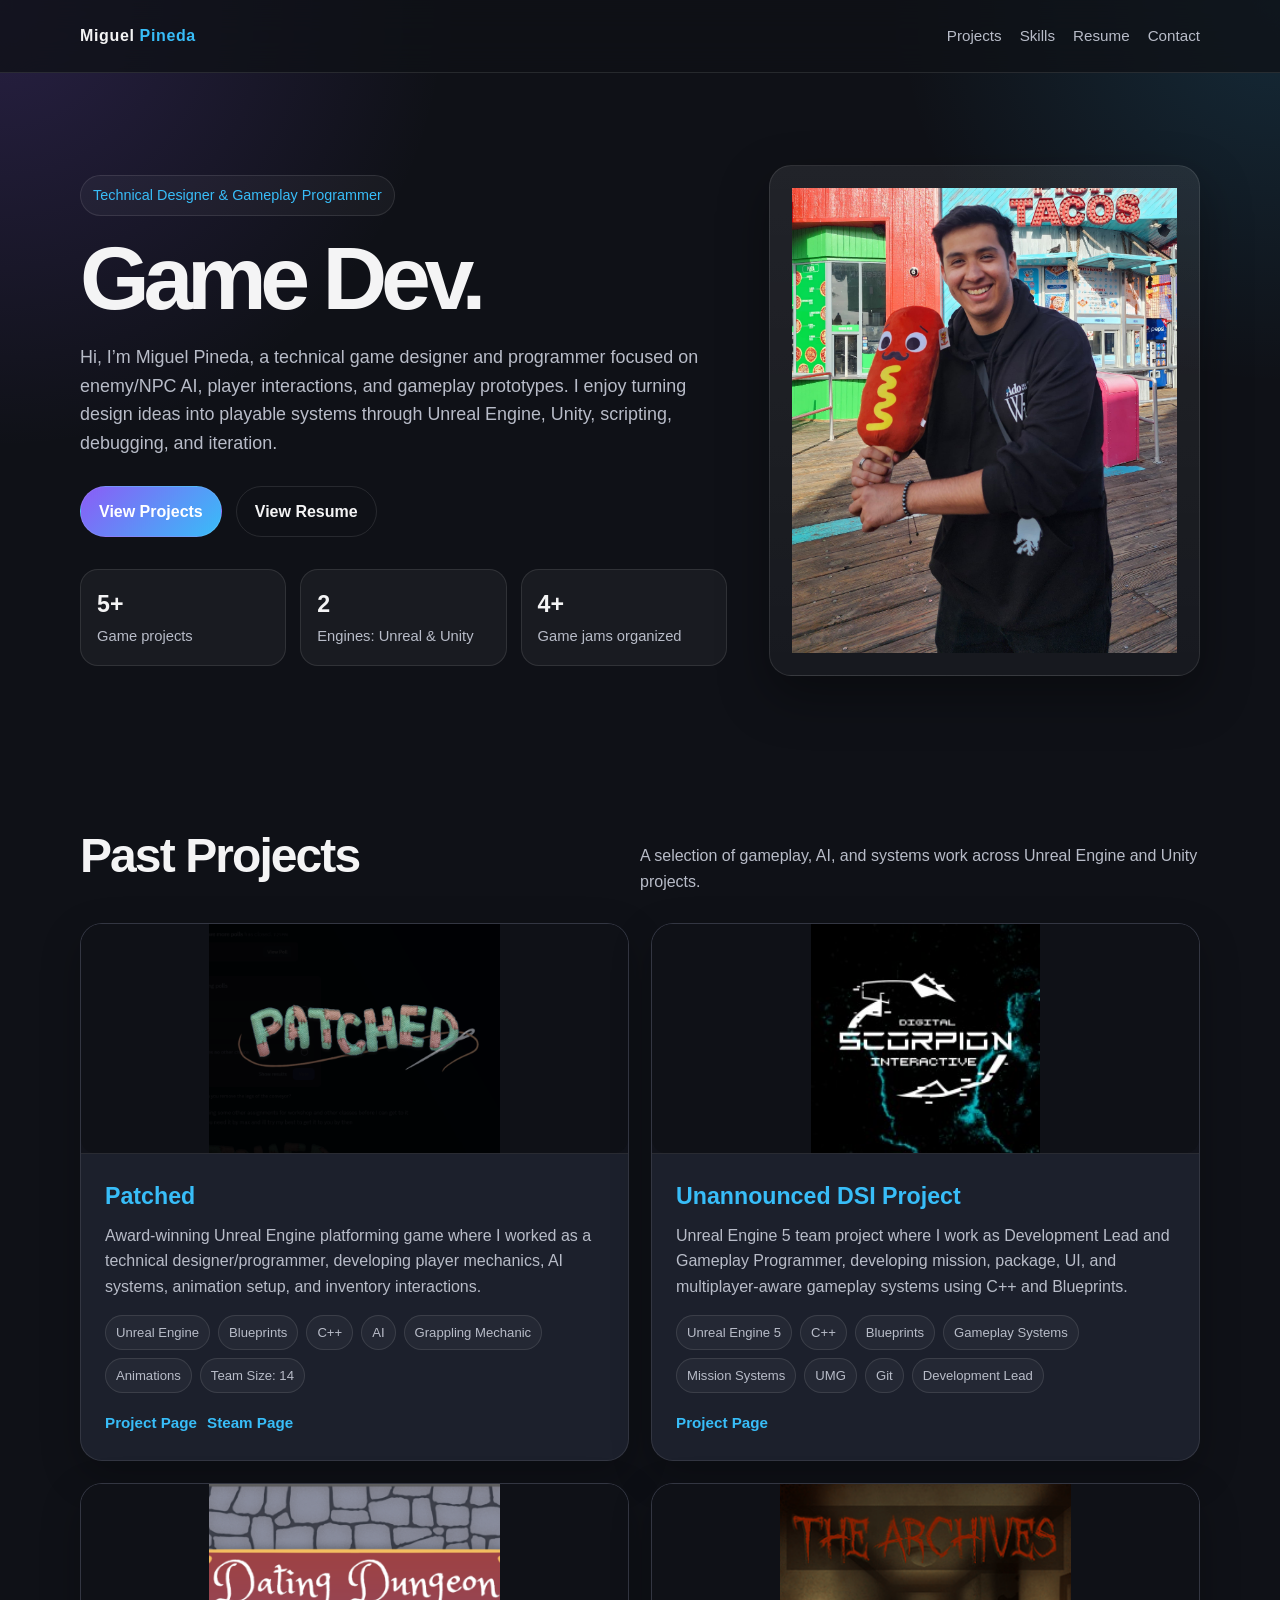
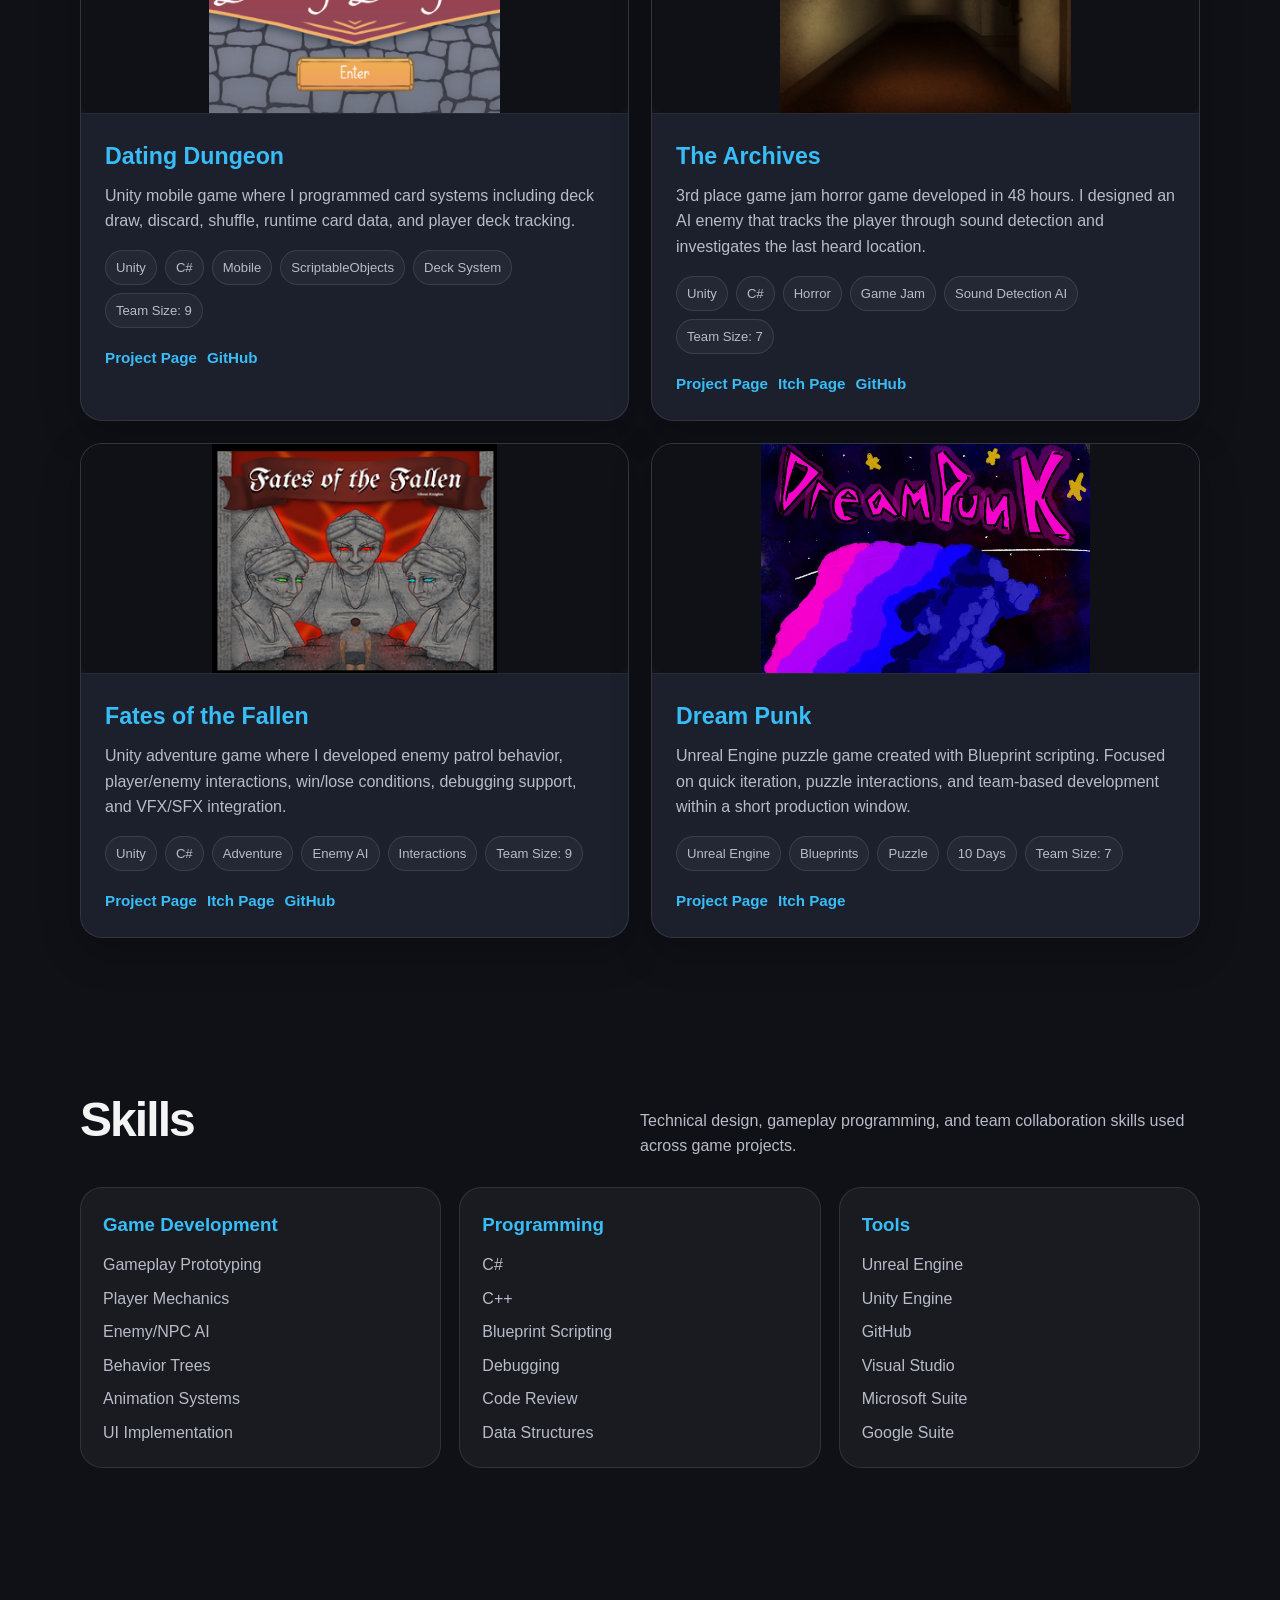
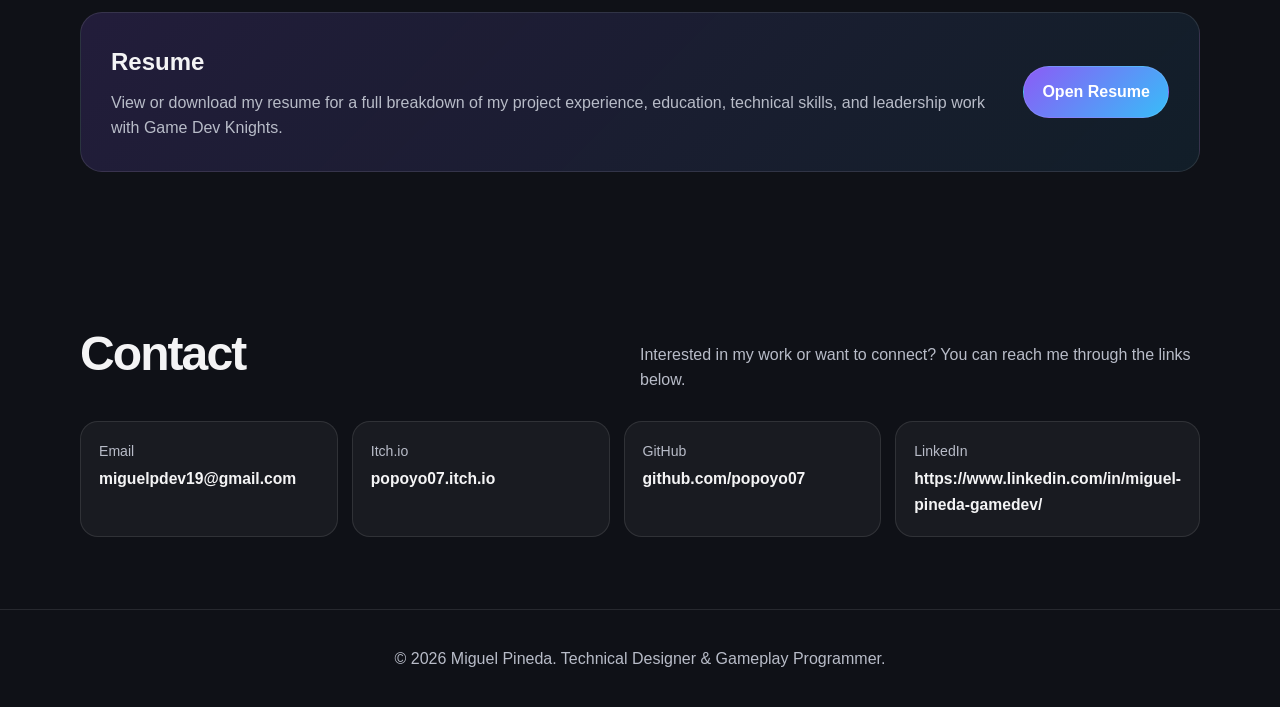
<file: index.html>
<!DOCTYPE html>
<html lang="en">
<head>
  <meta charset="UTF-8" />
  <meta name="viewport" content="width=device-width, initial-scale=1.0" />
  <title>Miguel Pineda | Technical Designer & Gameplay Programmer</title>
  <meta name="description" content="Portfolio of Miguel Pineda, a technical designer and gameplay programmer focused on AI, player mechanics, and gameplay systems." />
  <link rel="stylesheet" href="css/style.css">
  
</head>
<body>
  <header>
    <div class="container nav">
      <a href="#top" class="logo">Miguel <span>Pineda</span></a>
      <nav class="nav-links" aria-label="Main navigation">
        <a href="#projects">Projects</a>
        <a href="#skills">Skills</a>
        <a href="#resume">Resume</a>
        <a href="#contact">Contact</a>
      </nav>
    </div>
  </header>

  <main id="top">
    <section class="hero">
      <div class="container hero-grid">
        <div>
          <span class="eyebrow">Technical Designer & Gameplay Programmer</span>
          <h1>Game Dev.</h1>
          <p>
            Hi, I’m Miguel Pineda, a technical game designer and programmer focused on enemy/NPC AI,
            player interactions, and gameplay prototypes. I enjoy turning design ideas into playable systems
            through Unreal Engine, Unity, scripting, debugging, and iteration.
          </p>
          <div class="hero-actions">
            <a class="button" href="#projects">View Projects</a>
            <a class="button secondary" href="https://docs.google.com/document/d/1ruGP0E3jsjSHV6TN64m7J8wa_lhEbtpfCoFjb15cUdc/edit?usp=sharing" target="_blank" rel="noopener">View Resume</a>
          </div>
          <div class="quick-stats" aria-label="Portfolio highlights">
            <div class="stat">
              <strong>5+</strong>
              <span>Game projects</span>
            </div>
            <div class="stat">
              <strong>2</strong>
              <span>Engines: Unreal & Unity</span>
            </div>
            <div class="stat">
              <strong>4+</strong>
              <span>Game jams organized</span>
            </div>
          </div>
        </div>

        <aside class="profile-card">
           <img src="Images\miguelPic.jpeg" alt="Image of Miguel">
          
        </aside>
      </div>
    </section>

    <section id="projects">
      <div class="container">
        <div class="section-heading">
          <h2>Past Projects</h2>
          <p>A selection of gameplay, AI, and systems work across Unreal Engine and Unity projects.</p>
        </div>

        <div class="project-grid">
          <article class="project-card">
            <div class="project-image">
              <img src="Images\Patched_Title.png" alt="Patched banner">
              <!-- Replace with:  -->
            </div>
            <div class="project-content">
              <h3><a href="patched.html" rel="noopener">Patched</a></h3>
              <p>
                Award-winning Unreal Engine platforming game where I worked as a technical designer/programmer,
                developing player mechanics, AI systems, animation setup, and inventory interactions.
              </p>
              <div class="tags">
                <span class="tag">Unreal Engine</span>
                <span class="tag">Blueprints</span>
                <span class="tag">C++</span>
                <span class="tag">AI</span>
                <span class="tag">Grappling Mechanic</span>
                <span class="tag">Animations</span>
                <span class="tag">Team Size: 14</span>
              </div>
              <div class="project-links">
                <a class="small-link" href="patched.html" rel="noopener">Project Page</a>   <!-- Replace with link for the page -->
                <a class="small-link" href="https://store.steampowered.com/app/4517340/PATCHED/" target="_blank" rel="noopener">Steam Page</a>
              </div>
            </div>
          </article>

          <article class="project-card">
            <div class="project-image">
              <img
                src="Images/DSILogo.jpg"
                alt="Unannounced Digital Scorpion Interactive project">
            </div>

            <div class="project-content">
              <h3>
                <a href="unannounced_systems_study.html">
                  Unannounced DSI Project
                </a>
              </h3>

              <p>
                Unreal Engine 5 team project where I work as Development Lead and
                Gameplay Programmer, developing mission, package, UI, and
                multiplayer-aware gameplay systems using C++ and Blueprints.
              </p>

              <div class="tags">
                <span class="tag">Unreal Engine 5</span>
                <span class="tag">C++</span>
                <span class="tag">Blueprints</span>
                <span class="tag">Gameplay Systems</span>
                <span class="tag">Mission Systems</span>
                <span class="tag">UMG</span>
                <span class="tag">Git</span>
                <span class="tag">Development Lead</span>
              </div>

              <div class="project-links">
                <a
                  class="small-link"
                  href="unannounced_systems_study.html">
                  Project Page
                </a>
              </div>
            </div>
          </article>

          <article class="project-card">
            <div class="project-image">
             <img href="dating_dungeon.html" 
             src="Images\DatingDungeon.png" 
             alt="Screenshot of Dating Dungeon">
            </div>
            <div class="project-content">
              <h3><a href="dating_dungeon.html" rel="noopener">Dating Dungeon</a></h3>
              <p>
                Unity mobile game where I programmed card systems including deck draw, discard, shuffle,
                runtime card data, and player deck tracking.
              </p>
              <div class="tags">
                <span class="tag">Unity</span>
                <span class="tag">C#</span>
                <span class="tag">Mobile</span>
                <span class="tag">ScriptableObjects</span>
                <span class="tag">Deck System</span>
                <span class="tag">Team Size: 9</span>
              </div>
              <div class="project-links">
                <a class="small-link" href="dating_dungeon.html" rel="noopener">Project Page</a>
                <a class="small-link" href="https://github.com/popoyo07/dating-roguelike" target="_blank" rel="noopener">GitHub</a>
              </div>
            </div>
          </article>

          <article class="project-card">
            <div class="project-image">
              <img src="Images\TheArchiveIcon.png" alt="Screenshot of The Archives"> 
            </div>
            <div class="project-content">
              <h3><a href="the_archives.html" rel="noopener">The Archives</a></h3>
              <p>
                3rd place game jam horror game developed in 48 hours. I designed an AI enemy that tracks
                the player through sound detection and investigates the last heard location.
              </p>
              <div class="tags">
                <span class="tag">Unity</span>
                <span class="tag">C#</span>
                <span class="tag">Horror</span>
                <span class="tag">Game Jam</span>
                <span class="tag">Sound Detection AI</span>
                <span class="tag">Team Size: 7</span>
              </div>
              <div class="project-links">
                <a class="small-link" href="the_archives.html" rel="noopener">Project Page</a>
                <a class="small-link" href="https://popoyo07.itch.io/the-archives" target="_blank" rel="noopener">Itch Page</a>
                <a class="small-link" href="https://github.com/popoyo07/OrlandoGameJam" target="_blank" rel="noopener">GitHub</a>
              </div>
            </div>
          </article>

          <article class="project-card">
            <div class="project-image">
             <img src="Images\Fates of the fallen icon.png" alt="Screenshot of Fates of the Fallen">
            </div>
            <div class="project-content">
              <h3>
                <a href="fates_of_the_fallen.html" rel="noopener">Fates of the Fallen</a> </h3>
              <p>
                Unity adventure game where I developed enemy patrol behavior, player/enemy interactions,
                win/lose conditions, debugging support, and VFX/SFX integration.
              </p>
              <div class="tags">
                <span class="tag">Unity</span>
                <span class="tag">C#</span>
                <span class="tag">Adventure</span>
                <span class="tag">Enemy AI</span>
                <span class="tag">Interactions</span>
                <span class="tag">Team Size: 9</span>
              </div>
              <div class="project-links">
                <a class="small-link" href="fates_of_the_fallen.html" rel="noopener">Project Page</a>
                <a class="small-link" href="https://ghost-knights.itch.io/fates-of-the-fallen-byghostknights" target="_blank" rel="noopener">Itch Page</a>
                <a class="small-link" href="https://github.com/corinnedaigle3/FatesoftheFallen" target="_blank" rel="noopener">GitHub</a>
              </div>
            </div>
          </article>

          <article class="project-card">
            <div class="project-image">
              <img src="Images\Dream-Punk.jpg" alt="Screenshot of Dream Punk">
            </div>
            <div class="project-content">
              <h3><a href="dream_punk.html" rel="noopener">Dream Punk</a></h3>
              <p>
                Unreal Engine puzzle game created with Blueprint scripting. Focused on quick iteration,
                puzzle interactions, and team-based development within a short production window.
              </p>
              <div class="tags">
                <span class="tag">Unreal Engine</span>
                <span class="tag">Blueprints</span>
                <span class="tag">Puzzle</span>
                <span class="tag">10 Days</span>
                <span class="tag">Team Size: 7</span>
              </div>
              <div class="project-links">
                <a class="small-link" href="dream_punk.html" rel="noopener">Project Page</a>
                <a class="small-link" href="https://ghost-knights.itch.io/dreampunk" target="_blank" rel="noopener">Itch Page</a>
              </div>
            </div>
          </article>
        </div>
      </div>
    </section>

    <section id="skills">
      <div class="container">
        <div class="section-heading">
          <h2>Skills</h2>
          <p>Technical design, gameplay programming, and team collaboration skills used across game projects.</p>
        </div>

        <div class="skills-grid">
          <div class="skill-box">
            <h3>Game Development</h3>
            <ul>
              <li>Gameplay Prototyping</li>
              <li>Player Mechanics</li>
              <li>Enemy/NPC AI</li>
              <li>Behavior Trees</li>
              <li>Animation Systems</li>
              <li>UI Implementation</li>
            </ul>
          </div>

          <div class="skill-box">
            <h3>Programming</h3>
            <ul>
              <li>C#</li>
              <li>C++</li>
              <li>Blueprint Scripting</li>
              <li>Debugging</li>
              <li>Code Review</li>
              <li>Data Structures</li>
            </ul>
          </div>

          <div class="skill-box">
            <h3>Tools</h3>
            <ul>
              <li>Unreal Engine</li>
              <li>Unity Engine</li>
              <li>GitHub</li>
              <li>Visual Studio</li>
              <li>Microsoft Suite</li>
              <li>Google Suite</li>
            </ul>
          </div>
        </div>
      </div>
    </section>

    <section id="resume">
      <div class="container">
        <div class="resume-card">
          <div>
            <h2>Resume</h2>
            <p>
              View or download my resume for a full breakdown of my project experience, education,
              technical skills, and leadership work with Game Dev Knights.
            </p>
          </div>
          <a class="button" href="https://docs.google.com/document/d/1ruGP0E3jsjSHV6TN64m7J8wa_lhEbtpfCoFjb15cUdc/edit?usp=sharing" target="_blank" rel="noopener">Open Resume</a>
        </div>
      </div>
    </section>

    <section id="contact">
      <div class="container">
        <div class="section-heading">
          <h2>Contact</h2>
          <p>Interested in my work or want to connect? You can reach me through the links below.</p>
        </div>

        <div class="contact-grid">
          <a class="contact-card" href="mailto:miguelpdev19@gmail.com">
            <span>Email</span>
            <strong>miguelpdev19@gmail.com</strong>
          </a>
          <a class="contact-card" href="https://popoyo07.itch.io/" target="_blank" rel="noopener">
            <span>Itch.io</span>
            <strong>popoyo07.itch.io</strong>
          </a>
          <a class="contact-card" href="https://github.com/popoyo07" target="_blank" rel="noopener">
            <span>GitHub</span>
            <strong>github.com/popoyo07</strong>
          </a>
          <a class="contact-card" href="https://www.linkedin.com/in/miguel-pineda-gamedev/" target="_blank" rel="noopener">
            <span>LinkedIn</span>
            <strong>https://www.linkedin.com/in/miguel-pineda-gamedev/</strong>
          </a>
        </div>
      </div>
    </section>
  </main>

  <footer>
    <div class="container">
      <p>© 2026 Miguel Pineda. Technical Designer & Gameplay Programmer.</p>
    </div>
  </footer>
</body>
</html>
</file>
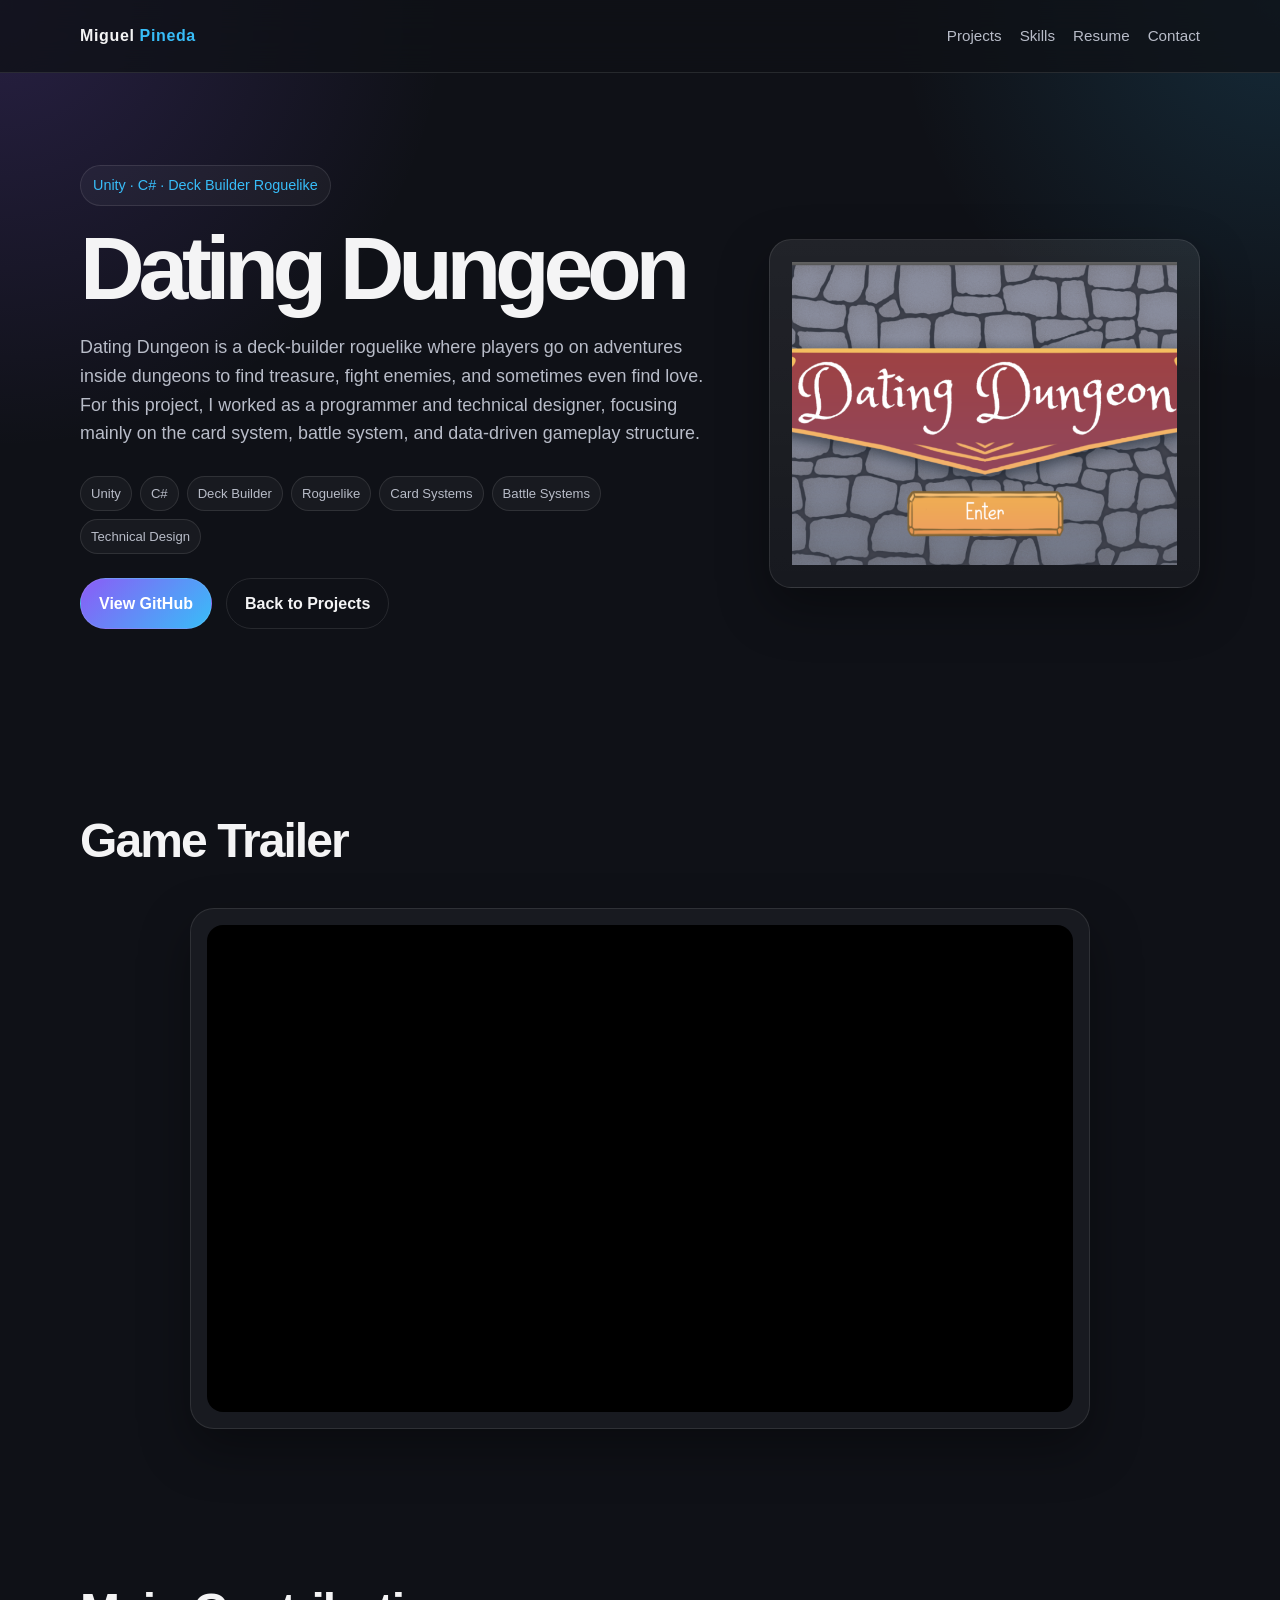
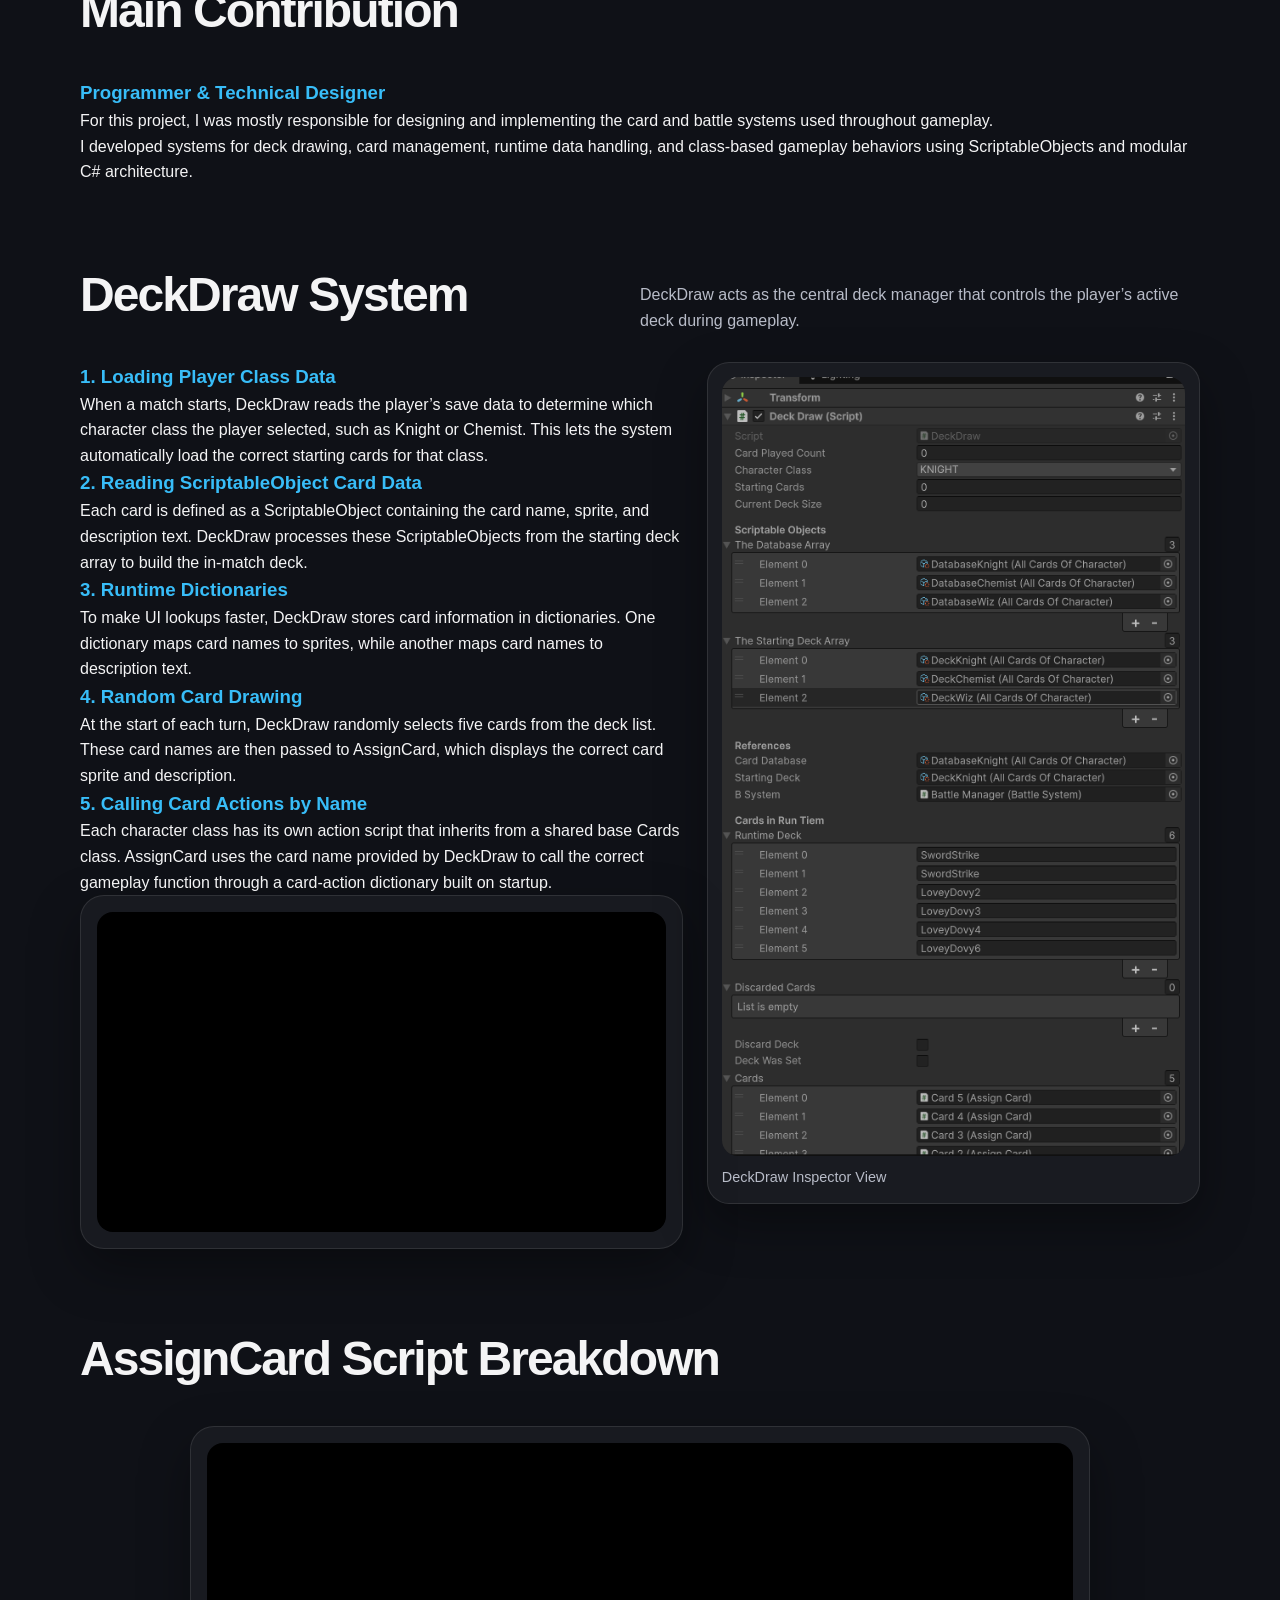
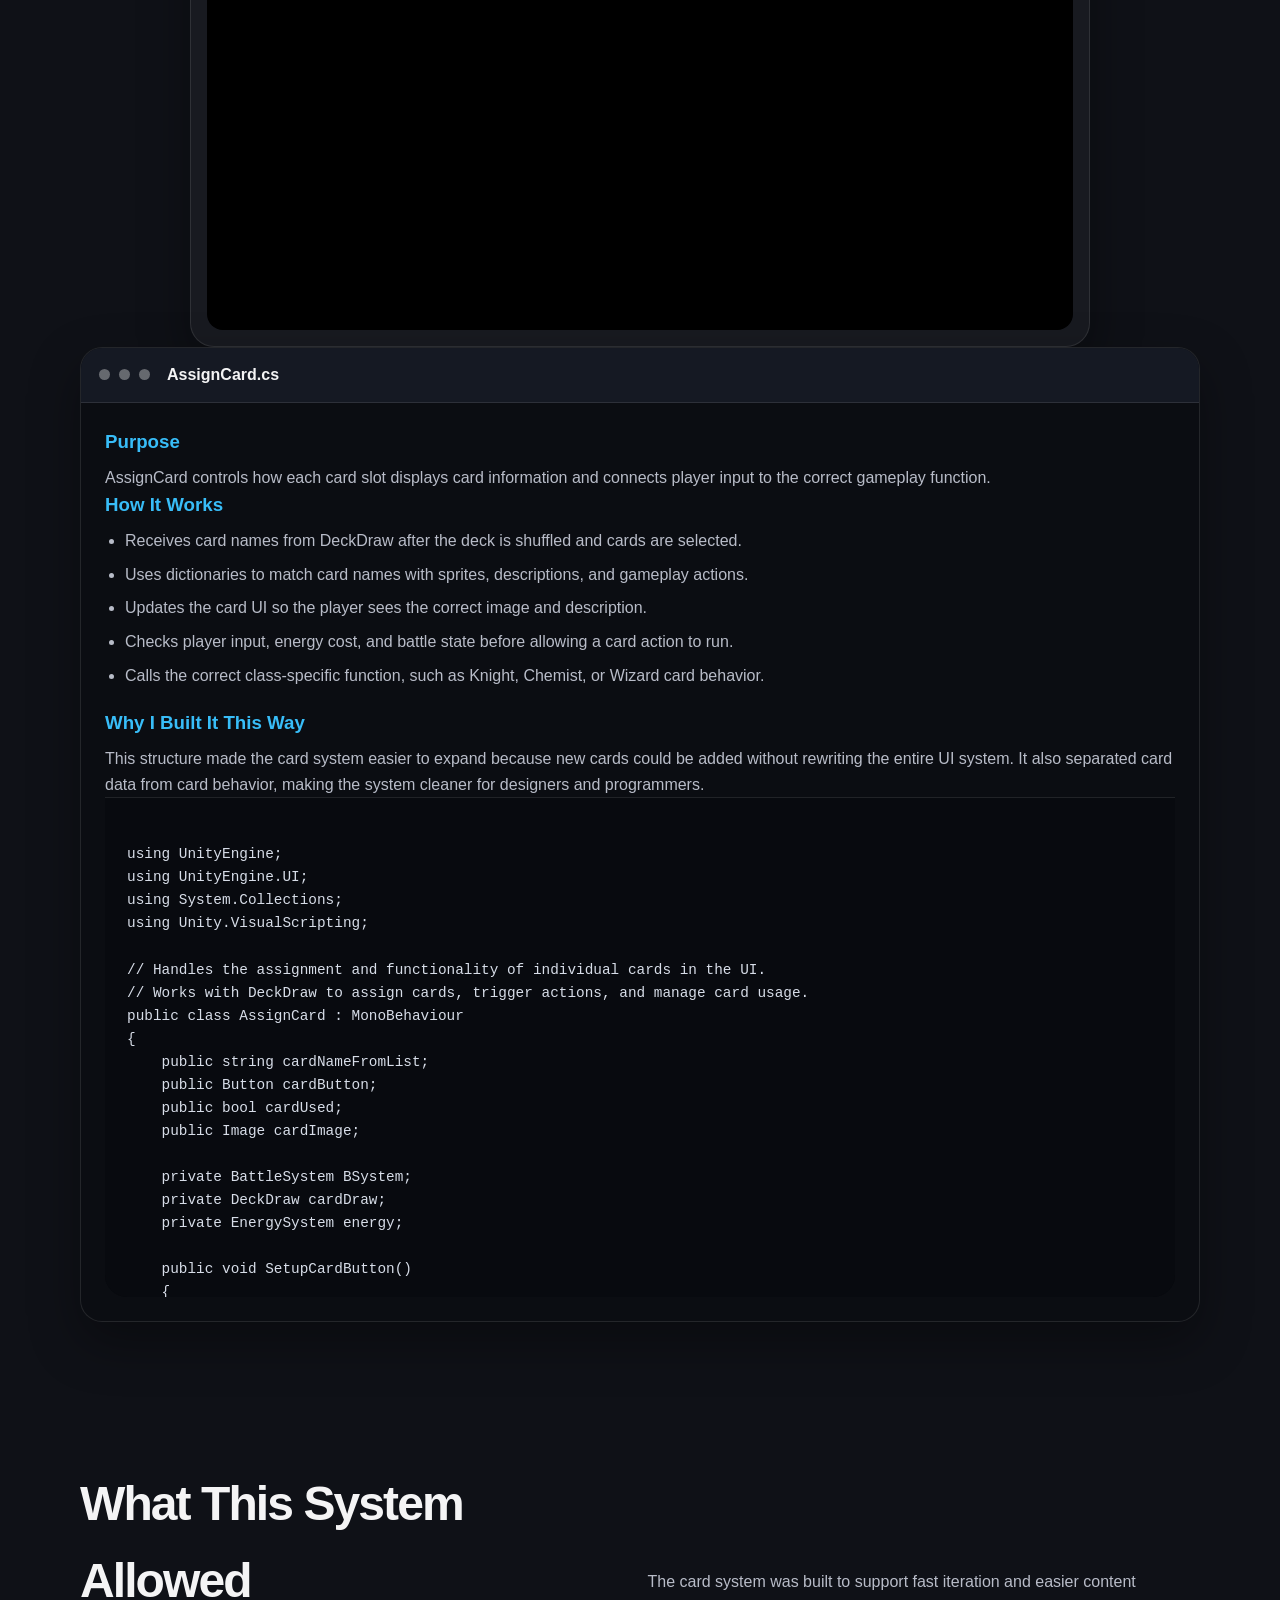
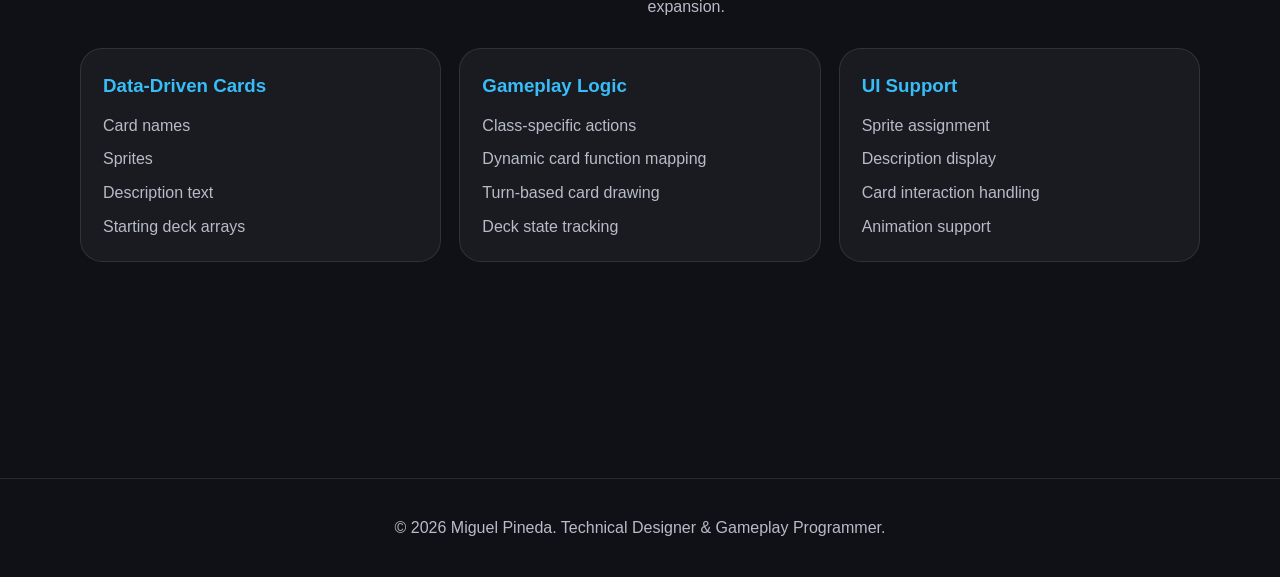
<file: dating_dungeon.html>
<!DOCTYPE html>
<html lang="en">
<head>
  <meta charset="UTF-8" />
  <meta name="viewport" content="width=device-width, initial-scale=1.0" />
  <title>Dating Dungeon | Miguel Pineda</title>
  <meta name="description" content="Dating Dungeon project page by Miguel Pineda. Unity deck-builder roguelike focused on card systems, battle systems, and data-driven gameplay." />

  <!-- If this file is inside a pages folder, use ../css/style.css instead -->
  <link rel="stylesheet" href="css/style.css" />
</head>
<body>
  <header>
    <div class="container nav">
      <a href="index.html" class="logo">Miguel <span>Pineda</span></a>
      <nav class="nav-links" aria-label="Main navigation">
        <a href="index.html#projects">Projects</a>
        <a href="index.html#skills">Skills</a>
        <a href="index.html#resume">Resume</a>
        <a href="index.html#contact">Contact</a>
      </nav>
    </div>
  </header>

  <main>
    <section class="hero project-detail-hero">
      <div class="container hero-grid">
        <div>
          <span class="eyebrow">Unity · C# · Deck Builder Roguelike</span>
          <h1>Dating Dungeon</h1>
          <p>
            Dating Dungeon is a deck-builder roguelike where players go on adventures inside dungeons to find treasure,
            fight enemies, and sometimes even find love. For this project, I worked as a programmer and technical designer,
            focusing mainly on the card system, battle system, and data-driven gameplay structure.
          </p>
          <div class="tags hero-tags">
            <span class="tag">Unity</span>
            <span class="tag">C#</span>
            <span class="tag">Deck Builder</span>
            <span class="tag">Roguelike</span>
            <span class="tag">Card Systems</span>
            <span class="tag">Battle Systems</span>
            <span class="tag">Technical Design</span>
          </div>

   
    <div class="hero-actions">
    <a class="button" href="https://github.com/popoyo07/dating-roguelike" target="_blank" rel="noopener">
        View GitHub
    </a>

    <a class="button secondary" href="index.html#projects">
        Back to Projects
    </a>
</div>

</div>
       

        <aside class="profile-card">
          <div class="project-cover">
            <img src="Images/DatingDungeon.png" alt="Dating Dungeon project image" />
          </div>
        </aside>
      </div>
    </section>

  <section>
  <div class="container content-section">

    <div class="section-heading">
      <h2>Game Trailer</h2>
    </div>

   <div class="media-card">
  <iframe
    src="https://www.youtube.com/embed/87V8W0Ggoq0?si=5zl-ur6u1rrWK8pL"
    title="Dating Dungeon Trailer"
    allow="accelerometer; autoplay; clipboard-write; encrypted-media; gyroscope; picture-in-picture; web-share"
    allowfullscreen>
  </iframe>
</div>

  </div>
</section>
 <section>
  <div class="container content-section">

    <div class="section-heading">
      <h2>Main Contribution</h2>
    </div>

    <div class="detail-card">
      <h3>Programmer & Technical Designer</h3>

      <p>
        For this project, I was mostly responsible for designing and
        implementing the card and battle systems used throughout gameplay.
      </p>

      <p>
        I developed systems for deck drawing, card management,
        runtime data handling, and class-based gameplay behaviors
        using ScriptableObjects and modular C# architecture.
      </p>
    </div>

  </div>


    <section>
      <div class="container content-section">
        <div class="section-heading">
          <h2>DeckDraw System</h2>
          <p>DeckDraw acts as the central deck manager that controls the player’s active deck during gameplay.</p>
        </div>

       <div class="deckdraw-layout">
  <div class="detail-grid">
    <article class="detail-card">
      <h3>1. Loading Player Class Data</h3>
      <p>
        When a match starts, DeckDraw reads the player’s save data to determine which character class the player selected,
        such as Knight or Chemist. This lets the system automatically load the correct starting cards for that class.
      </p>
    </article>

    <article class="detail-card">
      <h3>2. Reading ScriptableObject Card Data</h3>
      <p>
        Each card is defined as a ScriptableObject containing the card name, sprite, and description text. DeckDraw processes
        these ScriptableObjects from the starting deck array to build the in-match deck.
      </p>
    </article>

    <article class="detail-card">
      <h3>3. Runtime Dictionaries</h3>
      <p>
        To make UI lookups faster, DeckDraw stores card information in dictionaries. One dictionary maps card names to sprites,
        while another maps card names to description text.
      </p>
    </article>

    <article class="detail-card">
      <h3>4. Random Card Drawing</h3>
      <p>
        At the start of each turn, DeckDraw randomly selects five cards from the deck list. These card names are then passed to
        AssignCard, which displays the correct card sprite and description.
      </p>
    </article>

    <article class="detail-card wide-card">
      <h3>5. Calling Card Actions by Name</h3>
      <p>
        Each character class has its own action script that inherits from a shared base Cards class. AssignCard uses the card name
        provided by DeckDraw to call the correct gameplay function through a card-action dictionary built on startup.
      </p>
    </article>

      <div class="media-card">
  <iframe
    src="https://www.youtube.com/embed/rN7BptMFWrI?si=ctNt45strBwKSC9s"
    title="Cards Demo"
    allow="accelerometer; autoplay; clipboard-write; encrypted-media; gyroscope; picture-in-picture; web-share"
    allowfullscreen>
  </iframe>
</div>
  </div>

 

  <div class="side-screenshot-stack">
    <figure class="gallery-card">
      <img src="Images/DeckDrawInspector.png" alt="DeckDraw inspector screenshot">
      <figcaption>DeckDraw Inspector View</figcaption>
    </figure>

  </div>
</div>
      </div>
 
<section>
  <div class="container content-section">
    <div class="section-heading">
      <h2>AssignCard Script Breakdown</h2>
    
    </div>
    <div class="media-card">
    <iframe
      src="https://www.youtube.com/embed/Qs8Z22_FB8s?si=S79XzQJiKh-np7QG"
      title="Cards Demo"
      allow="accelerometer; autoplay; clipboard-write; encrypted-media; gyroscope; picture-in-picture; web-share"
      allowfullscreen>
    </iframe>
  </div>
  
 
    <div class="script-card">
      <div class="script-header">
        <span class="dot"></span>
        <span class="dot"></span>
        <span class="dot"></span>
        <strong>AssignCard.cs</strong>
      </div>

      <div class="script-body">
        <h3>Purpose</h3>
        <p>
          AssignCard controls how each card slot displays card information and connects player input to the correct gameplay function.
        </p>

        <h3>How It Works</h3>
        <ul>
          <li>Receives card names from DeckDraw after the deck is shuffled and cards are selected.</li>
          <li>Uses dictionaries to match card names with sprites, descriptions, and gameplay actions.</li>
          <li>Updates the card UI so the player sees the correct image and description.</li>
          <li>Checks player input, energy cost, and battle state before allowing a card action to run.</li>
          <li>Calls the correct class-specific function, such as Knight, Chemist, or Wizard card behavior.</li>
        </ul>

        <h3>Why I Built It This Way</h3>
        <p>
          This structure made the card system easier to expand because new cards could be added without rewriting the entire UI system.
          It also separated card data from card behavior, making the system cleaner for designers and programmers.
        </p>
        <pre><code>
using UnityEngine;
using UnityEngine.UI;
using System.Collections;
using Unity.VisualScripting;

// Handles the assignment and functionality of individual cards in the UI.
// Works with DeckDraw to assign cards, trigger actions, and manage card usage.
public class AssignCard : MonoBehaviour
{
    public string cardNameFromList;
    public Button cardButton;
    public bool cardUsed;
    public Image cardImage;

    private BattleSystem BSystem;
    private DeckDraw cardDraw;
    private EnergySystem energy;

    public void SetupCardButton()
    {
        cardImage.enabled = true;
        cardImage.sprite = cardDraw.allPossibleSprites[cardNameFromList];

        cardButton.onClick.RemoveAllListeners();
        cardButton.onClick.AddListener(OnCardClicked);
        cardButton.interactable = true;
    }

    private void OnCardClicked()
    {
        switch (cardDraw.characterClass)
        {
            case CharacterClass.KNIGHT:
                // Check energy, invoke matching card action,
                // then discard and reset the card.
                break;

            case CharacterClass.CHEMIST:
                // Run Chemist card behavior.
                break;

            case CharacterClass.WIZZARD:
                // Run Wizard card behavior.
                break;
        }
    }

    public IEnumerator AssignNewCard(string newCardName)
    {
        yield return new WaitForSeconds(.15f);

        cardNameFromList = newCardName;
        cardUsed = false;

        SetupCardButton();
    }
}
  </code></pre>

      </div>
    </div>
  </div>
</section>
    <section>
      <div class="container content-section">
        <div class="section-heading">
          <h2>What This System Allowed</h2>
          <p>The card system was built to support fast iteration and easier content expansion.</p>
        </div>

        <div class="skills-grid">
          <div class="skill-box">
            <h3>Data-Driven Cards</h3>
            <ul>
              <li>Card names</li>
              <li>Sprites</li>
              <li>Description text</li>
              <li>Starting deck arrays</li>
            </ul>
          </div>

          <div class="skill-box">
            <h3>Gameplay Logic</h3>
            <ul>
              <li>Class-specific actions</li>
              <li>Dynamic card function mapping</li>
              <li>Turn-based card drawing</li>
              <li>Deck state tracking</li>
            </ul>
          </div>

          <div class="skill-box">
            <h3>UI Support</h3>
            <ul>
              <li>Sprite assignment</li>
              <li>Description display</li>
              <li>Card interaction handling</li>
              <li>Animation support</li>
            </ul>
          </div>
        </div>
      </div>
    </section>
  </main>

  <footer>
    <div class="container">
      <p>© 2026 Miguel Pineda. Technical Designer & Gameplay Programmer.</p>
    </div>
  </footer>
</body>
</html>
</file>
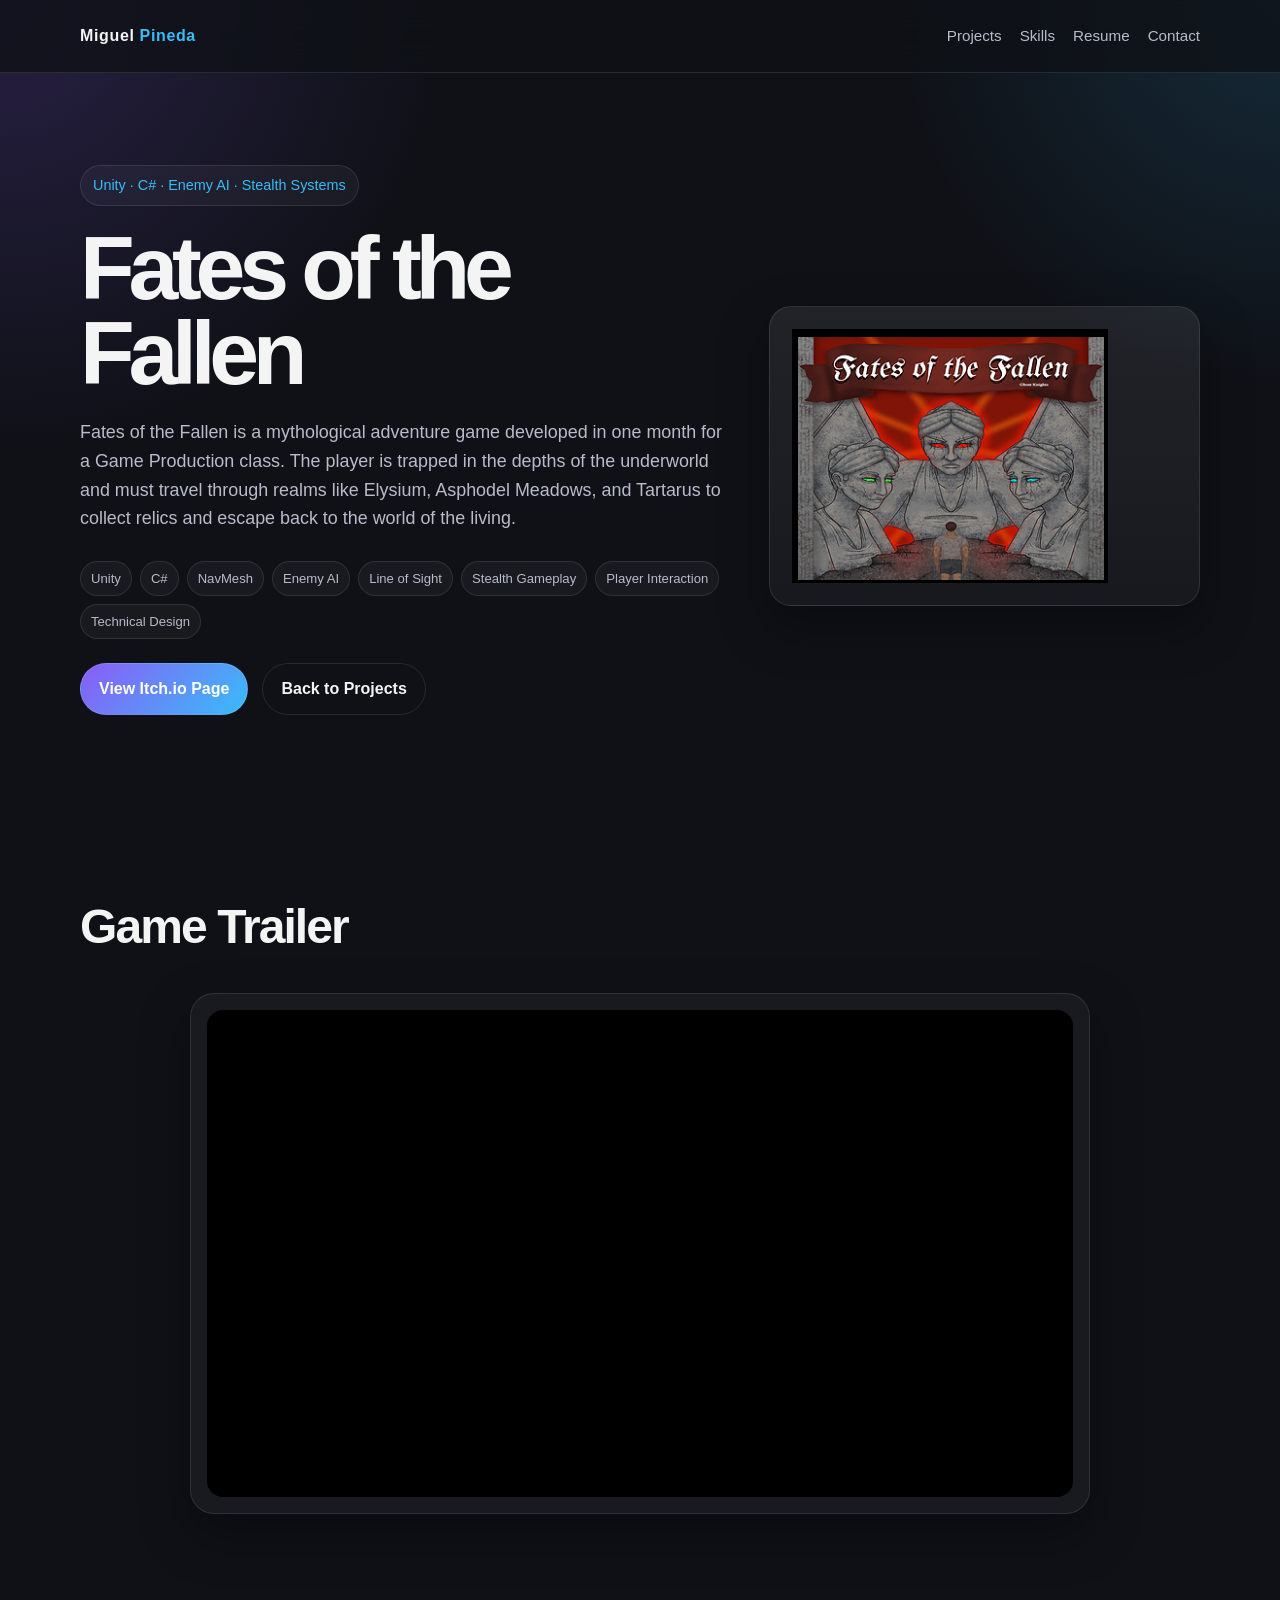
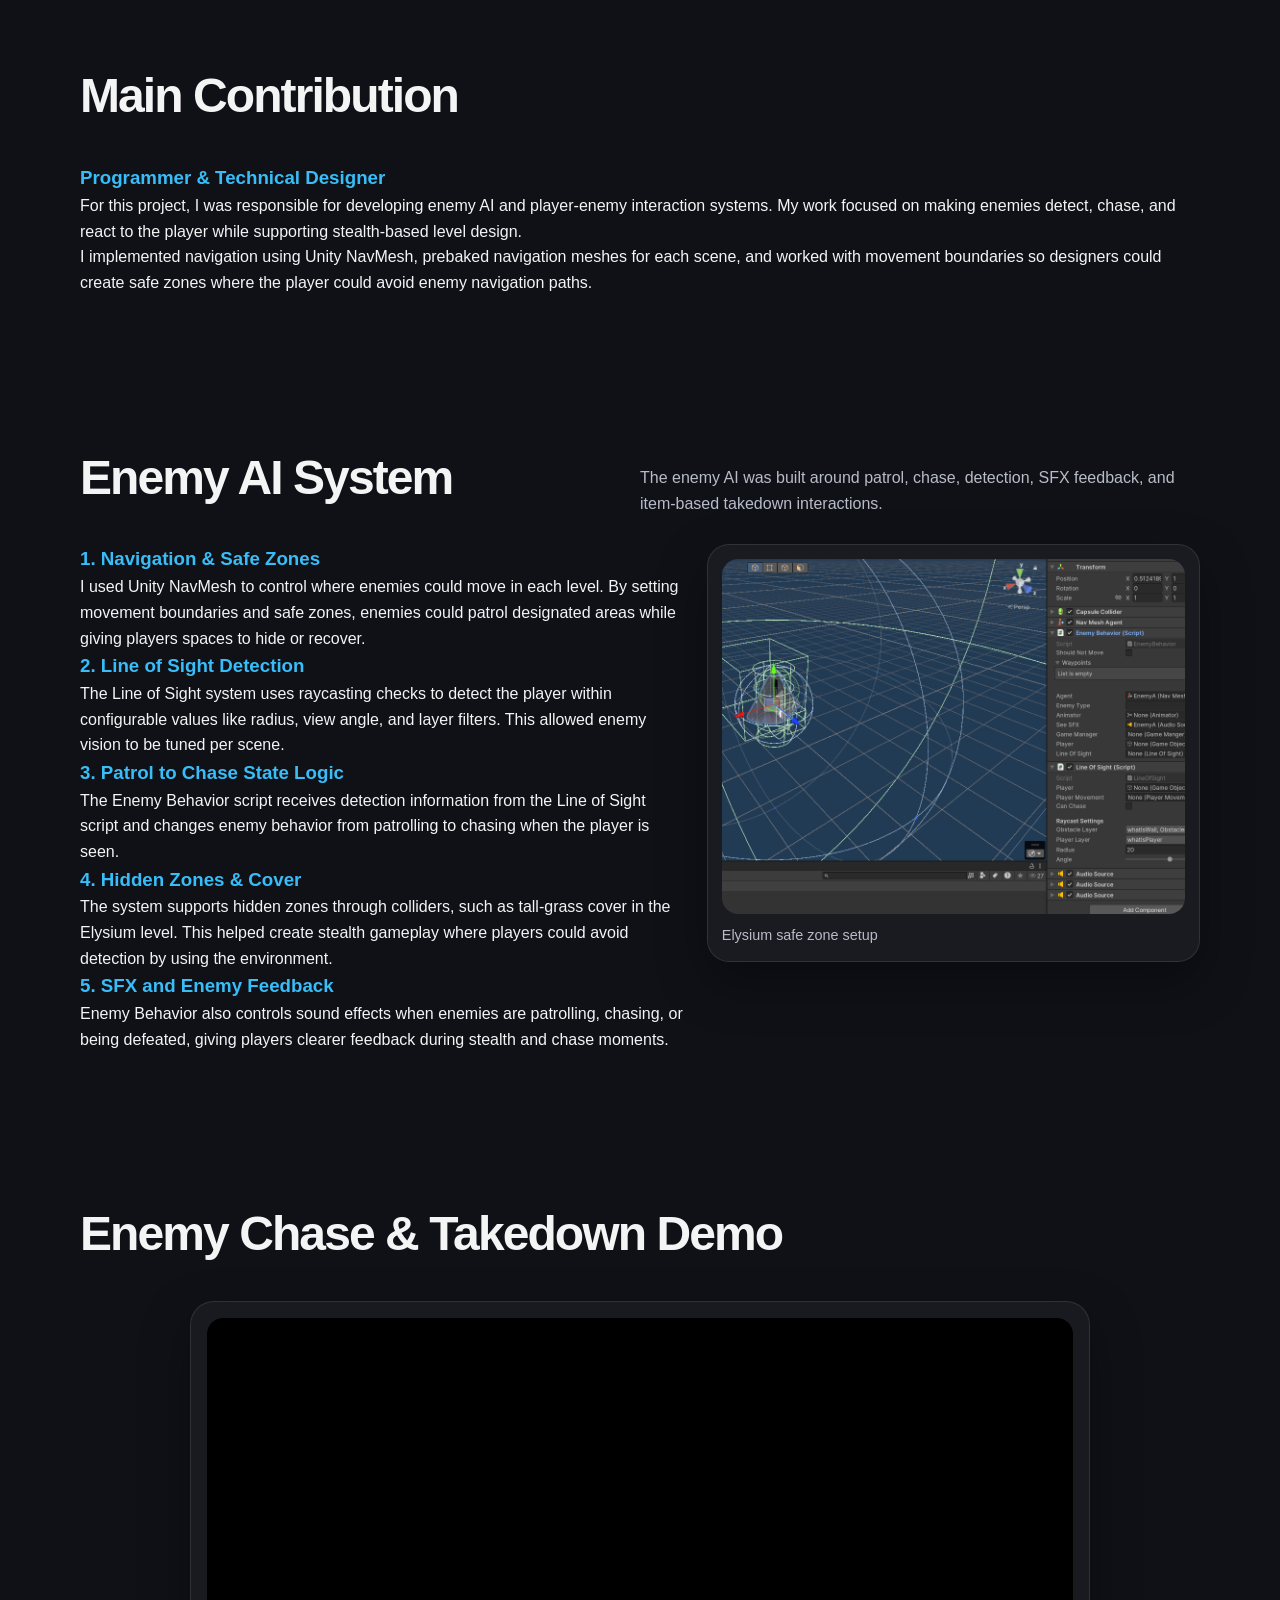
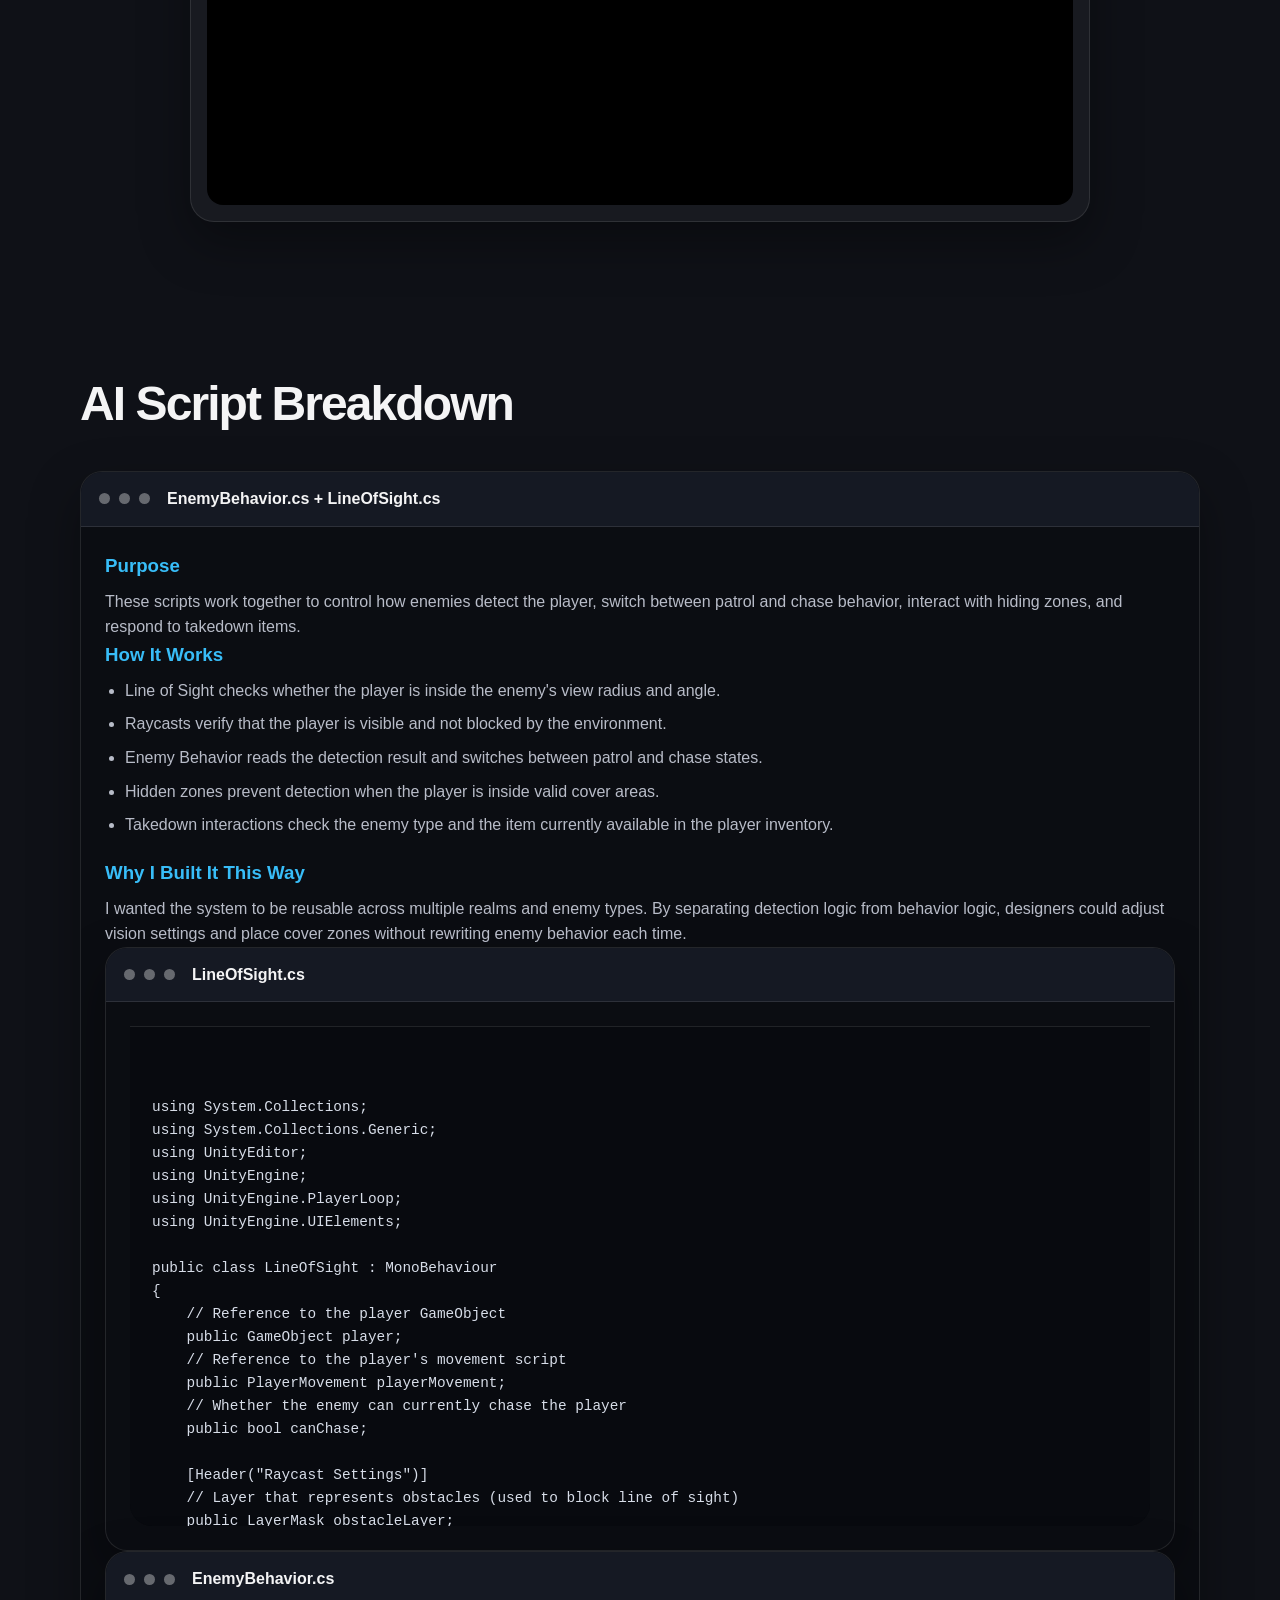
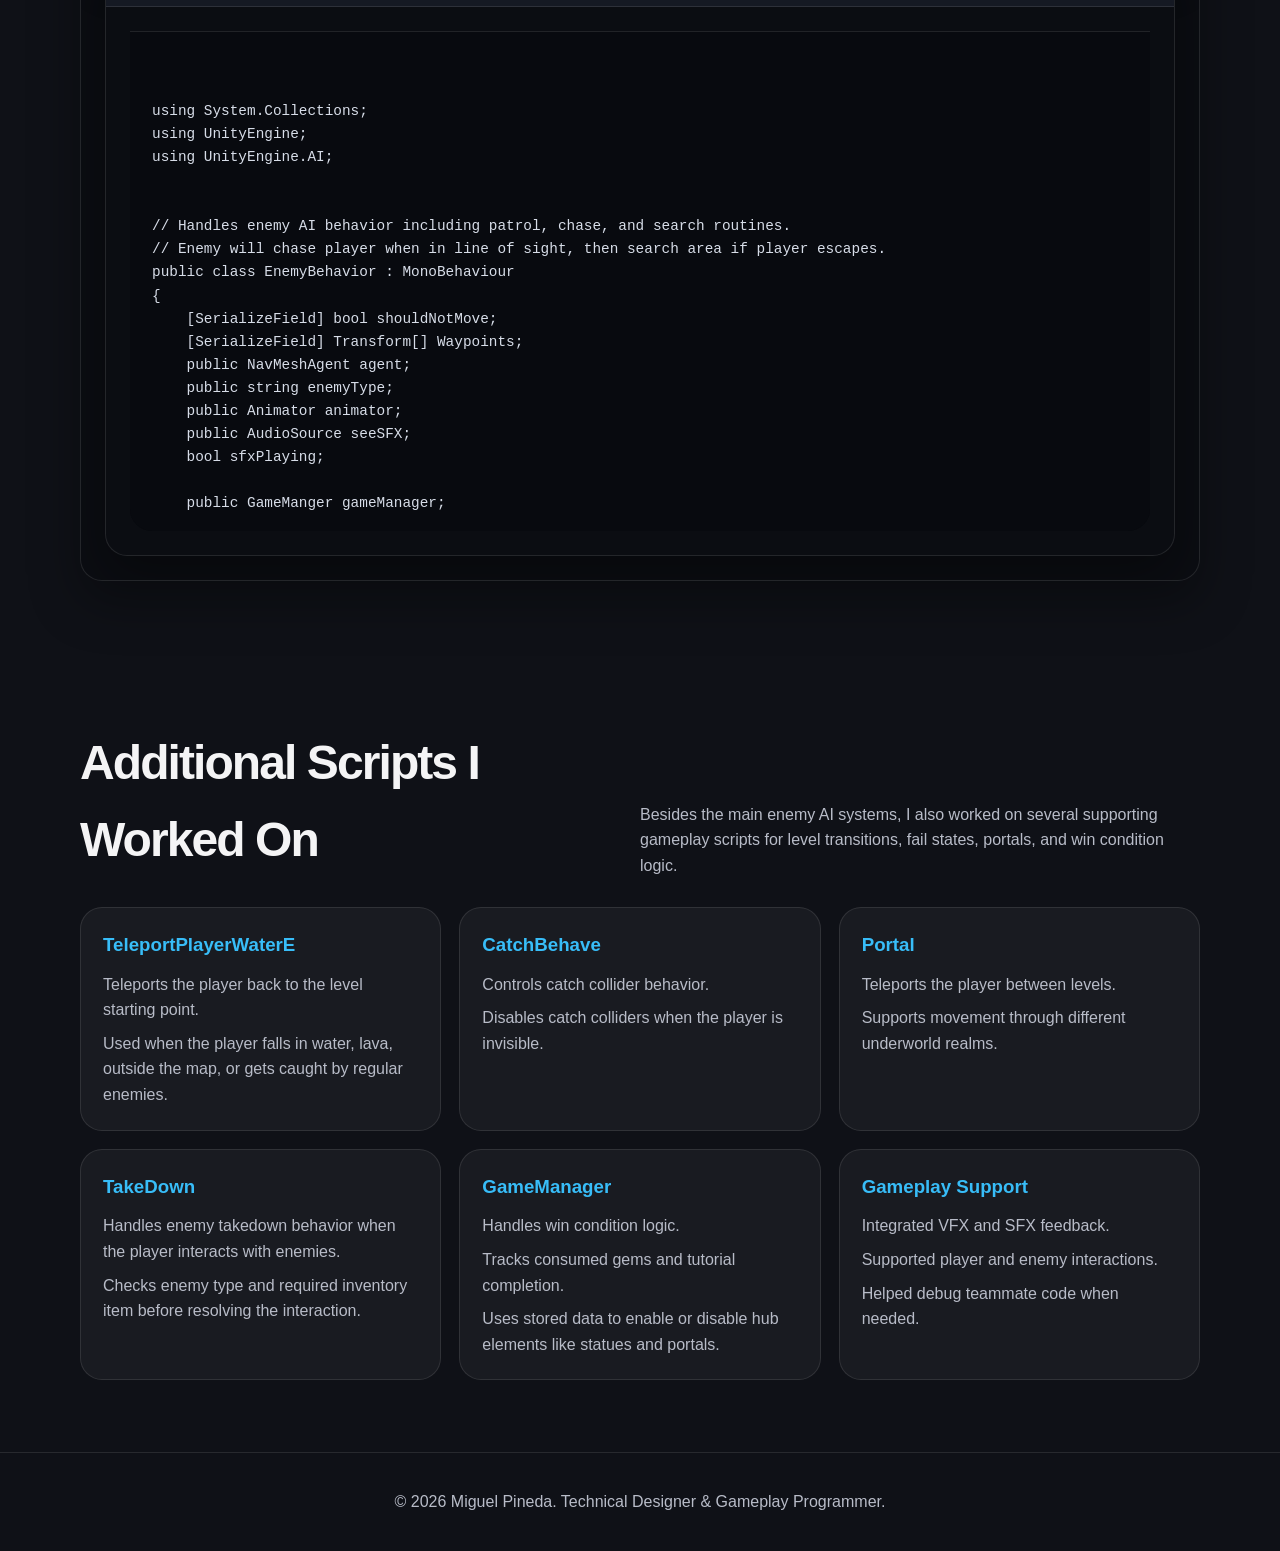
<file: fates_of_the_fallen.html>
<!DOCTYPE html>
<html lang="en">
<head>
  <meta charset="UTF-8" />
  <meta name="viewport" content="width=device-width, initial-scale=1.0" />
  <title>Fates of the Fallen | Miguel Pineda</title>
  <meta name="description" content="Fates of the Fallen project page by Miguel Pineda. Unity adventure game focused on enemy AI, stealth interactions, NavMesh, and player-enemy systems." />

  <link rel="stylesheet" href="css/style.css" />
</head>
<body>
  <header>
    <div class="container nav">
      <a href="index.html" class="logo">Miguel <span>Pineda</span></a>
      <nav class="nav-links" aria-label="Main navigation">
        <a href="index.html#projects">Projects</a>
        <a href="index.html#skills">Skills</a>
        <a href="index.html#resume">Resume</a>
        <a href="index.html#contact">Contact</a>
      </nav>
    </div>
  </header>

  <main>
    <section class="hero project-detail-hero">
      <div class="container hero-grid">
        <div>
          <span class="eyebrow">Unity · C# · Enemy AI · Stealth Systems</span>
          <h1>Fates of the Fallen</h1>
          <p>
            Fates of the Fallen is a mythological adventure game developed in one month for a Game Production class.
            The player is trapped in the depths of the underworld and must travel through realms like Elysium,
            Asphodel Meadows, and Tartarus to collect relics and escape back to the world of the living.
          </p>

          <div class="tags hero-tags">
            <span class="tag">Unity</span>
            <span class="tag">C#</span>
            <span class="tag">NavMesh</span>
            <span class="tag">Enemy AI</span>
            <span class="tag">Line of Sight</span>
            <span class="tag">Stealth Gameplay</span>
            <span class="tag">Player Interaction</span>
            <span class="tag">Technical Design</span>
          </div>

          <div class="hero-actions">
            <a class="button" href="https://ghost-knights.itch.io/fates-of-the-fallen-byghostknights" target="_blank" rel="noopener">
              View Itch.io Page
            </a>

            <a class="button secondary" href="index.html#projects">
              Back to Projects
            </a>
          </div>
        </div>

        <aside class="profile-card">
          <div class="project-cover">
            <img src="Images/Fates of the fallen icon.png" alt="Fates of the Fallen project image" />
          </div>
        </aside>
      </div>
    </section>

    <section>
      <div class="container content-section">
        <div class="section-heading">
          <h2>Game Trailer</h2>
        </div>

     <div class="media-card">
  <iframe
    src="https://www.youtube.com/embed/YCepeHZZAfY?si=h76_hEpmUf7kt-Pc"
    title="Fates of the Fallen Trailer"
    allow="accelerometer; autoplay; clipboard-write; encrypted-media; gyroscope; picture-in-picture; web-share"
    allowfullscreen>
  </iframe>
</div>
      </div>
    </section>

    <section>
      <div class="container content-section">
        <div class="section-heading">
          <h2>Main Contribution</h2>
        </div>

        <div class="detail-card">
          <h3>Programmer & Technical Designer</h3>
          <p>
            For this project, I was responsible for developing enemy AI and player-enemy interaction systems.
            My work focused on making enemies detect, chase, and react to the player while supporting stealth-based level design.
          </p>
          <p>
            I implemented navigation using Unity NavMesh, prebaked navigation meshes for each scene, and worked with movement
            boundaries so designers could create safe zones where the player could avoid enemy navigation paths.
          </p>
        </div>
      </div>
    </section>

    <section>
      <div class="container content-section">
        <div class="section-heading">
          <h2>Enemy AI System</h2>
          <p>
            The enemy AI was built around patrol, chase, detection, SFX feedback, and item-based takedown interactions.
          </p>
        </div>

        <div class="deckdraw-layout">
          <div class="detail-grid">
            <article class="detail-card">
              <h3>1. Navigation & Safe Zones</h3>
              <p>
                I used Unity NavMesh to control where enemies could move in each level. By setting movement boundaries and safe zones,
                enemies could patrol designated areas while giving players spaces to hide or recover.
              </p>
            </article>

            <article class="detail-card">
              <h3>2. Line of Sight Detection</h3>
              <p>
                The Line of Sight system uses raycasting checks to detect the player within configurable values like radius,
                view angle, and layer filters. This allowed enemy vision to be tuned per scene.
              </p>
            </article>

            <article class="detail-card">
              <h3>3. Patrol to Chase State Logic</h3>
              <p>
                The Enemy Behavior script receives detection information from the Line of Sight script and changes enemy behavior
                from patrolling to chasing when the player is seen.
              </p>
            </article>

            <article class="detail-card">
              <h3>4. Hidden Zones & Cover</h3>
              <p>
                The system supports hidden zones through colliders, such as tall-grass cover in the Elysium level. This helped create
                stealth gameplay where players could avoid detection by using the environment.
              </p>
            </article>

            <article class="detail-card wide-card">
              <h3>5. SFX and Enemy Feedback</h3>
              <p>
                Enemy Behavior also controls sound effects when enemies are patrolling, chasing, or being defeated, giving players
                clearer feedback during stealth and chase moments.
              </p>
            </article>
          </div>

          <div class="side-screenshot-stack">
            <figure class="gallery-card">
              <img src="Images\In edditor Enemy.png" alt="Enemy prefab editor screenshot" />
              <figcaption>Elysium safe zone setup</figcaption>
            </figure>

        
          </div>
        </div>
      </div>
    </section>

    <section>
      <div class="container content-section">
        <div class="section-heading">
          <h2>Enemy Chase & Takedown Demo</h2>
        </div>

    <div class="media-card">
      <iframe
        src="https://www.youtube.com/embed/Q3j-sGiNZOA?si=r_a6Aw8HKTTiHBjS"
        title="The Archives Trailer"
        allow="accelerometer; autoplay; clipboard-write; encrypted-media; gyroscope; picture-in-picture; web-share"
        allowfullscreen>
      </iframe>
    </div>
      </div>
    </section>

    <section>
      <div class="container content-section">
        <div class="section-heading">
          <h2>AI Script Breakdown</h2>
        </div>

        <div class="script-card">
          <div class="script-header">
            <span class="dot"></span>
            <span class="dot"></span>
            <span class="dot"></span>
            <strong>EnemyBehavior.cs + LineOfSight.cs</strong>
          </div>

          <div class="script-body">
            <h3>Purpose</h3>
            <p>
              These scripts work together to control how enemies detect the player, switch between patrol and chase behavior,
              interact with hiding zones, and respond to takedown items.
            </p>

            <h3>How It Works</h3>
            <ul>
              <li>Line of Sight checks whether the player is inside the enemy's view radius and angle.</li>
              <li>Raycasts verify that the player is visible and not blocked by the environment.</li>
              <li>Enemy Behavior reads the detection result and switches between patrol and chase states.</li>
              <li>Hidden zones prevent detection when the player is inside valid cover areas.</li>
              <li>Takedown interactions check the enemy type and the item currently available in the player inventory.</li>
            </ul>

            <h3>Why I Built It This Way</h3>
            <p>
              I wanted the system to be reusable across multiple realms and enemy types. By separating detection logic from behavior logic,
              designers could adjust vision settings and place cover zones without rewriting enemy behavior each time.
            </p>


          <div class="dual-script-grid">

  <!-- LEFT SCRIPT -->
  <div class="script-card">
    <div class="script-header">
      <span class="dot"></span>
      <span class="dot"></span>
      <span class="dot"></span>
      <strong>LineOfSight.cs</strong>
    </div>

    <div class="script-body">
<pre><code>

using System.Collections;
using System.Collections.Generic;
using UnityEditor;
using UnityEngine;
using UnityEngine.PlayerLoop;
using UnityEngine.UIElements;

public class LineOfSight : MonoBehaviour
{
    // Reference to the player GameObject
    public GameObject player;
    // Reference to the player's movement script
    public PlayerMovement playerMovement;
    // Whether the enemy can currently chase the player
    public bool canChase;

    [Header("Raycast Settings")]
    // Layer that represents obstacles (used to block line of sight)
    public LayerMask obstacleLayer;
    // Layer that represents the player (used to detect if player is in view range)
    public LayerMask playerLayer;

    // How far the enemy can see
    public float radius;
    // The field of view angle (spread of vision)
    [Range(0, 360)]
    public float angle;

    private void Start()
    {
        // Find the player in the scene and get its PlayerMovement component
        player = GameObject.Find("Player");
        playerMovement = player.GetComponent();
    }

    void Update()
    {
        // Only perform vision checks if the player is not invisible
        if (!playerMovement.Invisible)
        {
            FieldOfViewCheck();
        }
        else
        {
            // If player is invisible, enemy cannot chase
            canChase = false;
        }
    }

    /// <summary>
    /// Checks if the player is within the enemy's field of view and not obstructed by obstacles.
    /// </summary>
    private void FieldOfViewCheck()
    {
        // Collect all colliders within the radius that are on the player layer
        Collider[] rangeChecks = Physics.OverlapSphere(transform.position, radius, playerLayer);

        // If at least one player collider was detected
        if (rangeChecks.Length != 0)
        {
            // Get the transform of the first detected target (player)
            Transform target = rangeChecks[0].transform;

            // Calculate direction from enemy to player
            Vector3 directionToTarget = (target.position - transform.position).normalized;

            // Check if the player is within the vision cone (angle/2 on each side)
            if (Vector3.Angle(transform.forward, directionToTarget) < angle / 2)
            {
                // Measure how far the player is
                float distanceToTarget = Vector3.Distance(transform.position, target.position);

                // Draw a debug ray in the editor to visualize the line of sight
                Debug.DrawRay(transform.position, directionToTarget * distanceToTarget, Color.red);

                // Create an array to store raycast hits
                RaycastHit[] hits = new RaycastHit[10];

                // Cast a ray to check if any obstacle blocks the view between enemy and player
                int hitCount = Physics.RaycastNonAlloc(
                    transform.position,
                    directionToTarget,
                    hits,
                    distanceToTarget,
                    obstacleLayer,
                    QueryTriggerInteraction.Collide
                );

                // If nothing blocks the view and the player isn’t invisible → enemy can chase
                if (hitCount == 0 && !playerMovement.Invisible)
                {
                    canChase = true;
                }
                else
                {
                    canChase = false;
                }
            }
            else
            {
                // Player is outside of vision cone
                canChase = false;
            }
        }
        else if (canChase)
        {
            // If player leaves detection range, stop chasing
            canChase = false;
        }
    }

}
</code></pre>
    </div>
  </div>

  <!-- RIGHT SCRIPT -->
  <div class="script-card">
    <div class="script-header">
      <span class="dot"></span>
      <span class="dot"></span>
      <span class="dot"></span>
      <strong>EnemyBehavior.cs</strong>
    </div>

    <div class="script-body">
<pre><code>

using System.Collections;
using UnityEngine;
using UnityEngine.AI;


// Handles enemy AI behavior including patrol, chase, and search routines.
// Enemy will chase player when in line of sight, then search area if player escapes.
public class EnemyBehavior : MonoBehaviour
{
    [SerializeField] bool shouldNotMove;
    [SerializeField] Transform[] Waypoints;
    public NavMeshAgent agent;
    public string enemyType;
    public Animator animator;
    public AudioSource seeSFX;
    bool sfxPlaying;
 
    public GameManger gameManager;

    int waypointIdnex;
    public GameObject player;

    public LineOfSight lineOfSight;
    bool playerInNvav; // True if the player is within the navigable area (NavMesh)
    bool isSearching;  // True while enemy is looking for the player’s last known position
    bool chasing;
    private Vector3 playerLastPostion;
    bool lookingNew;

    // Start is called before the first frame update
    void Start()
    {
        enemyType = gameObject.name;
        waypointIdnex = Random.Range(0, Waypoints.Length);
        agent = GetComponent<NavMeshAgent>();
        if (!shouldNotMove)
        {
            agent.SetDestination(Waypoints[waypointIdnex].position);
        }
        gameManager = GameObject.Find("GameManager").GetComponent<GameManger>();
      
        player = GameObject.Find("Player");
        lineOfSight = GetComponent<LineOfSight>();
        // let navmesh handle rotation 
        agent.updateRotation = true;
    }

    
    void FixedUpdate()
    {
        // Stop walking animation when the enemy reaches its destination
        if ((agent.remainingDistance < .2f || agent.isStopped == true) && animator != null && !shouldNotMove)
        {
            animator.SetBool("walking", false);
        }
        else if (animator != null)
        {
            animator.SetBool("walking", true);
        }

        // Ensure player reference is valid
        if (player == null)
        {
            player = GameObject.Find("Player");
        }

        // Check if the player is within the NavMesh to prevent invalid path errors
        playerInNvav = NavMesh.SamplePosition(player.transform.position, out NavMeshHit hit, 1f, NavMesh.AllAreas);

        // Enemy logic:
        // - If player is visible and inside NavMesh, start chasing
        // - If player was being chased but is now lost, search last known area
        // - Otherwise, continue patrolling
        if (playerInNvav && lineOfSight.canChase && !shouldNotMove)
        {
            StopAllCoroutines(); // Stop any active search or patrol routines
            chasing = true;
            isSearching = false;
            chase();
        }
        else if (chasing && !shouldNotMove)
        {
            chasing = false;
            isSearching = true;
            StartCoroutine(SearchArea());
        }
        else if (!isSearching && !shouldNotMove)
        {
            Patrol();
        }
    }

    // Starts chasing the player using their current position.
    // Plays sound effect once when chase begins.
    void chase()
    {
        if (player != null && lineOfSight.canChase)
        {

            if (!sfxPlaying && seeSFX != null)
            {
                seeSFX.Play();
                sfxPlaying = true;
            }
            agent.speed = 14;
            agent.acceleration = 20;
            playerLastPostion = player.transform.position; // save player postion
            // Chase Player
            agent.SetDestination(player.transform.position);
            

            Debug.Log("this is chased");

        }
       
    }
    private void Patrol()
    {
        // Set higher speed for smaller enemies 
        // (EnemyE, EnemyA, and EnemyT are faster units)
        sfxPlaying = false;
        if (gameObject.tag == "EnemyE" || gameObject.tag == "EnemyA" || gameObject.tag == "EnemyT")
        {
            agent.speed = 8f;
            agent.acceleration = 10f;
        } else
        {
            agent.speed = 5.5f;
            agent.acceleration = 8f;
        }

        // chose a new random waypoint when reach destination
        if (agent.remainingDistance <= 0.1f)
        {

            StartCoroutine(NewDesitnation(1.5f));
        
        }
    }

   // Chooses a new random waypoint for the enemy to patrol to after waiting.
    IEnumerator NewDesitnation (float waitTime)
    {
        if (lookingNew) // avid running again 
        {
            yield break;
        } else { lookingNew = true; }
       


        yield return new WaitForSeconds(waitTime);
        if (!shouldNotMove)
        {
            waypointIdnex = Random.Range(0, Waypoints.Length);
            lookingNew = false;
            isSearching = false;
            agent.SetDestination(Waypoints[waypointIdnex].position);
        }

    }

    // Searches around the player's last known position after losing sight.
    public IEnumerator SearchArea()
    {
        isSearching= true;
        for (int i = 0; i < 3; i++)
        {// look around random locations after chasing player
            Vector3 randomSearchPos = playerLastPostion + new Vector3(Random.Range(-5f, 5f), 0, Random.Range(-5f, 5f));

            NavMeshHit hit;
            if (NavMesh.SamplePosition(randomSearchPos, out hit, 2f, NavMesh.AllAreas))
            {

                agent.SetDestination(randomSearchPos);
               

                Debug.Log("Searching area attempt: " + i);
            }
            else
            {
                continue;
            }
          

          
            yield return new WaitForSeconds(1f);
        }
        isSearching = false ;
        Patrol();
    }

}
</code></pre>
    </div>
  </div>

</div>
          </div>
        </div>
      </div>
    </section>

    <section>
      <div class="container content-section">
        <div class="section-heading">
          <h2 > 
            <a 
            href= "https://github.com/corinnedaigle3/FatesoftheFallen" 
            target="_blank"
            rel="noopener">
            Additional Scripts I Worked On
            </a>
          </h2>
          <p>
            Besides the main enemy AI systems, I also worked on several supporting gameplay scripts for level transitions,
            fail states, portals, and win condition logic.
          </p>
        </div>

        <div class="skills-grid">
          <div class="skill-box">
            <h3>TeleportPlayerWaterE</h3>
            <ul>
              <li>Teleports the player back to the level starting point.</li>
              <li>Used when the player falls in water, lava, outside the map, or gets caught by regular enemies.</li>
            </ul>
          </div>

          <div class="skill-box">
            <h3>CatchBehave</h3>
            <ul>
              <li>Controls catch collider behavior.</li>
              <li>Disables catch colliders when the player is invisible.</li>
            </ul>
          </div>

          <div class="skill-box">
            <h3>Portal</h3>
            <ul>
              <li>Teleports the player between levels.</li>
              <li>Supports movement through different underworld realms.</li>
            </ul>
          </div>

          <div class="skill-box">
            <h3>TakeDown</h3>
            <ul>
              <li>Handles enemy takedown behavior when the player interacts with enemies.</li>
              <li>Checks enemy type and required inventory item before resolving the interaction.</li>
            </ul>
          </div>

          <div class="skill-box">
            <h3>GameManager</h3>
            <ul>
              <li>Handles win condition logic.</li>
              <li>Tracks consumed gems and tutorial completion.</li>
              <li>Uses stored data to enable or disable hub elements like statues and portals.</li>
            </ul>
          </div>

          <div class="skill-box">
            <h3>Gameplay Support</h3>
            <ul>
              <li>Integrated VFX and SFX feedback.</li>
              <li>Supported player and enemy interactions.</li>
              <li>Helped debug teammate code when needed.</li>
            </ul>
          </div>
        </div>
      </div>
    </section>
  </main>

  <footer>
    <div class="container">
      <p>© 2026 Miguel Pineda. Technical Designer & Gameplay Programmer.</p>
    </div>
  </footer>
</body>
</html>
</file>
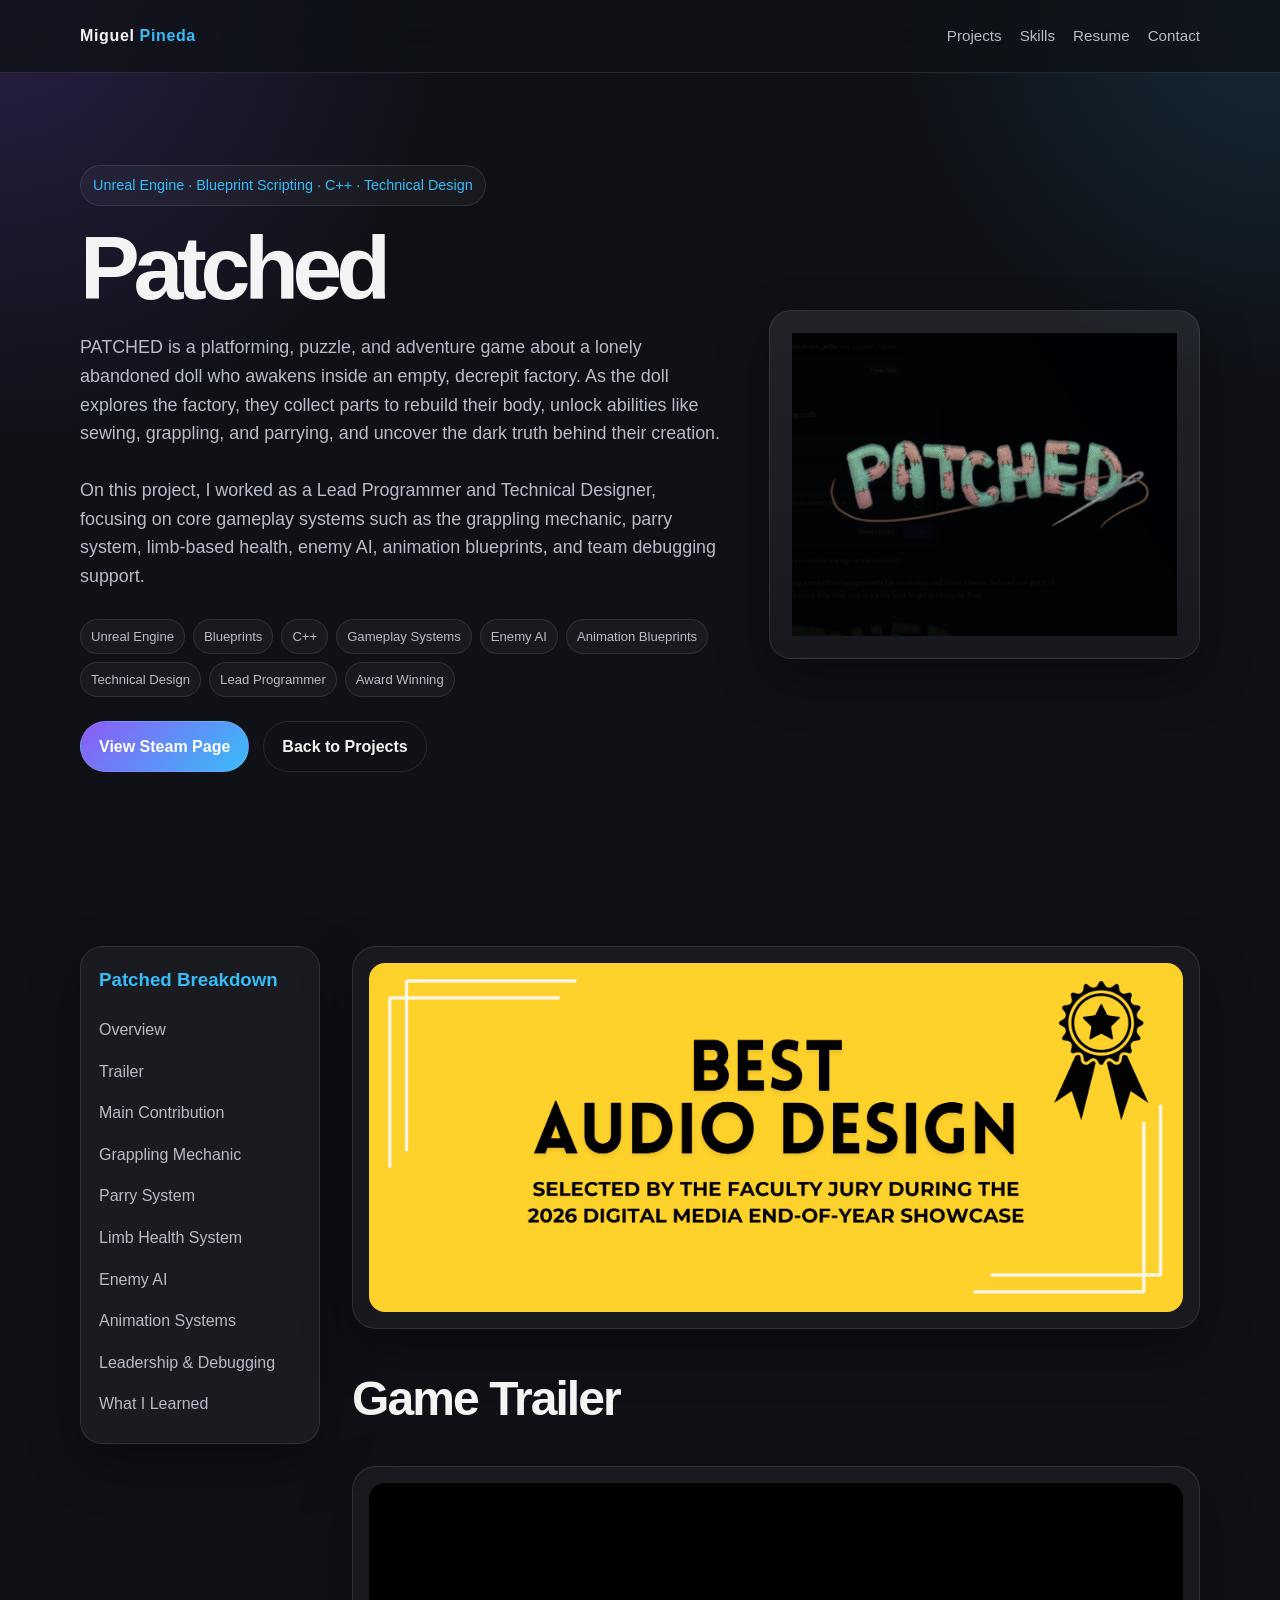
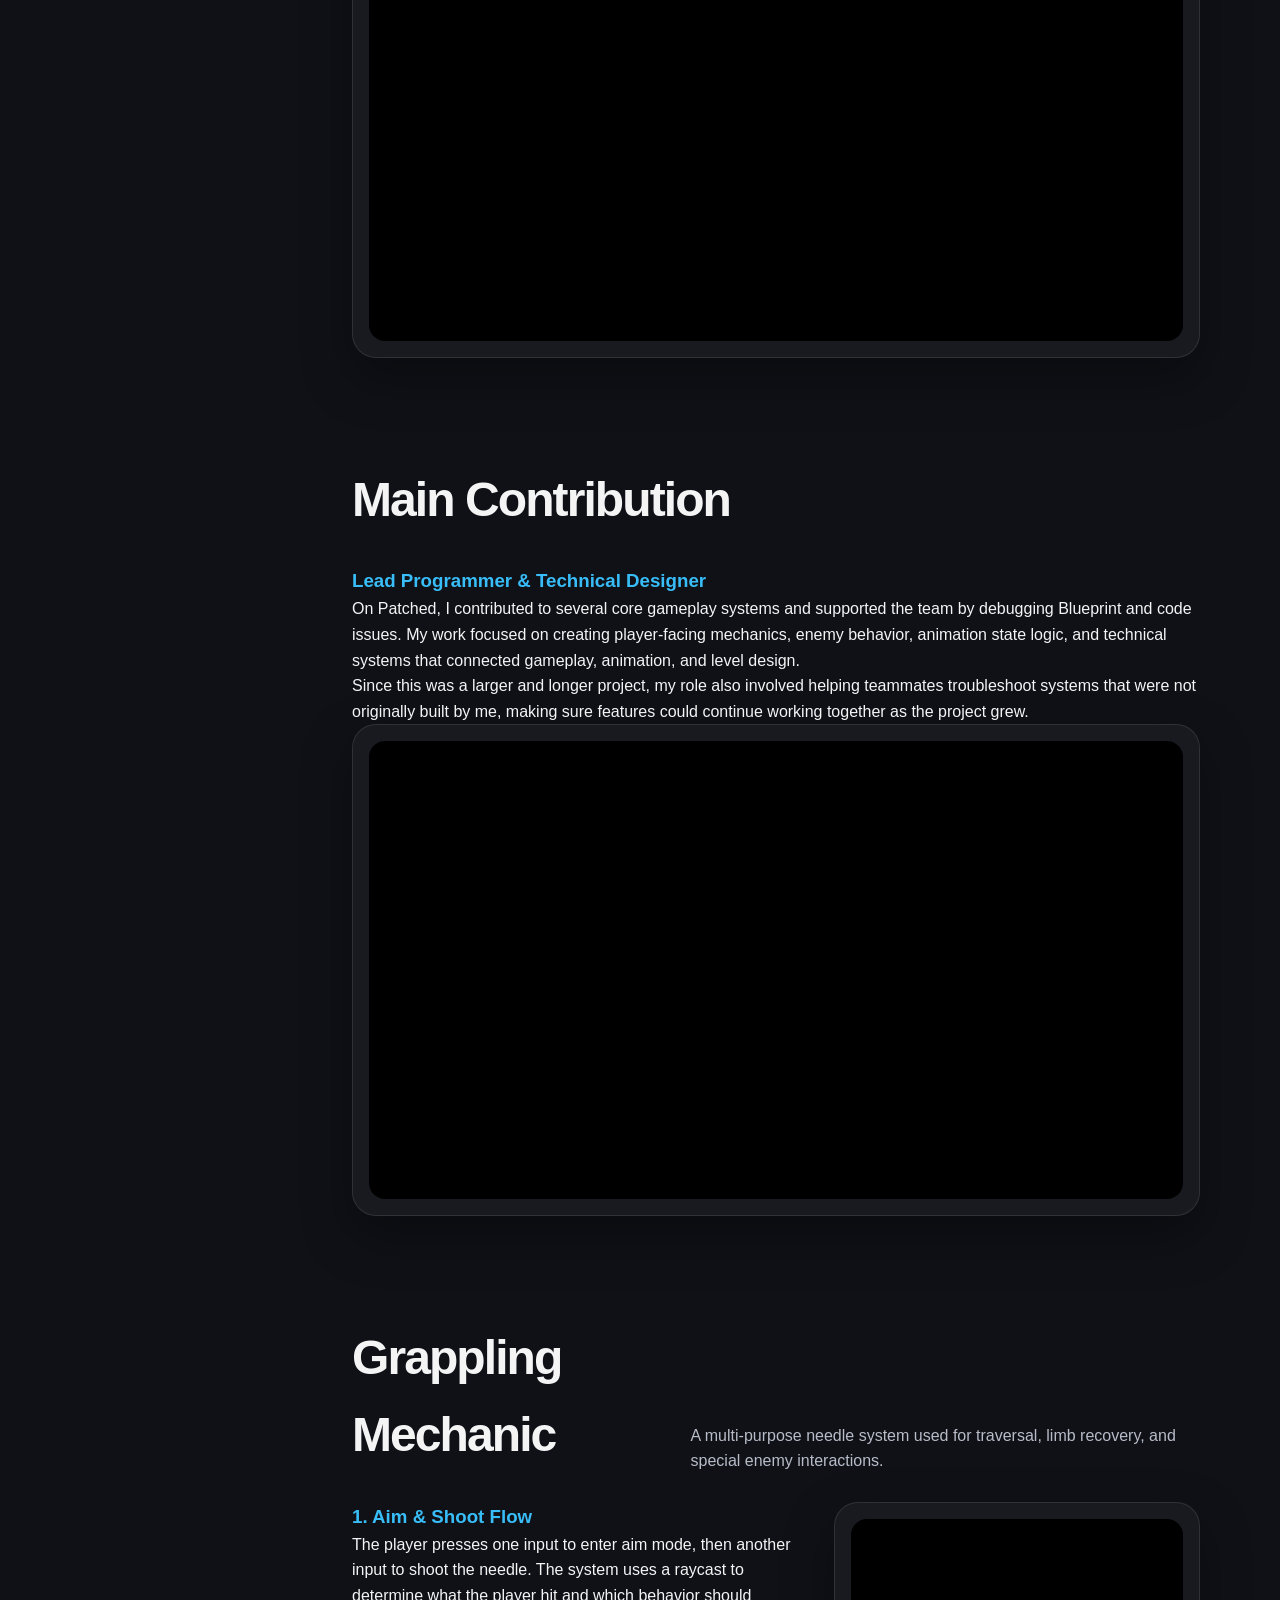
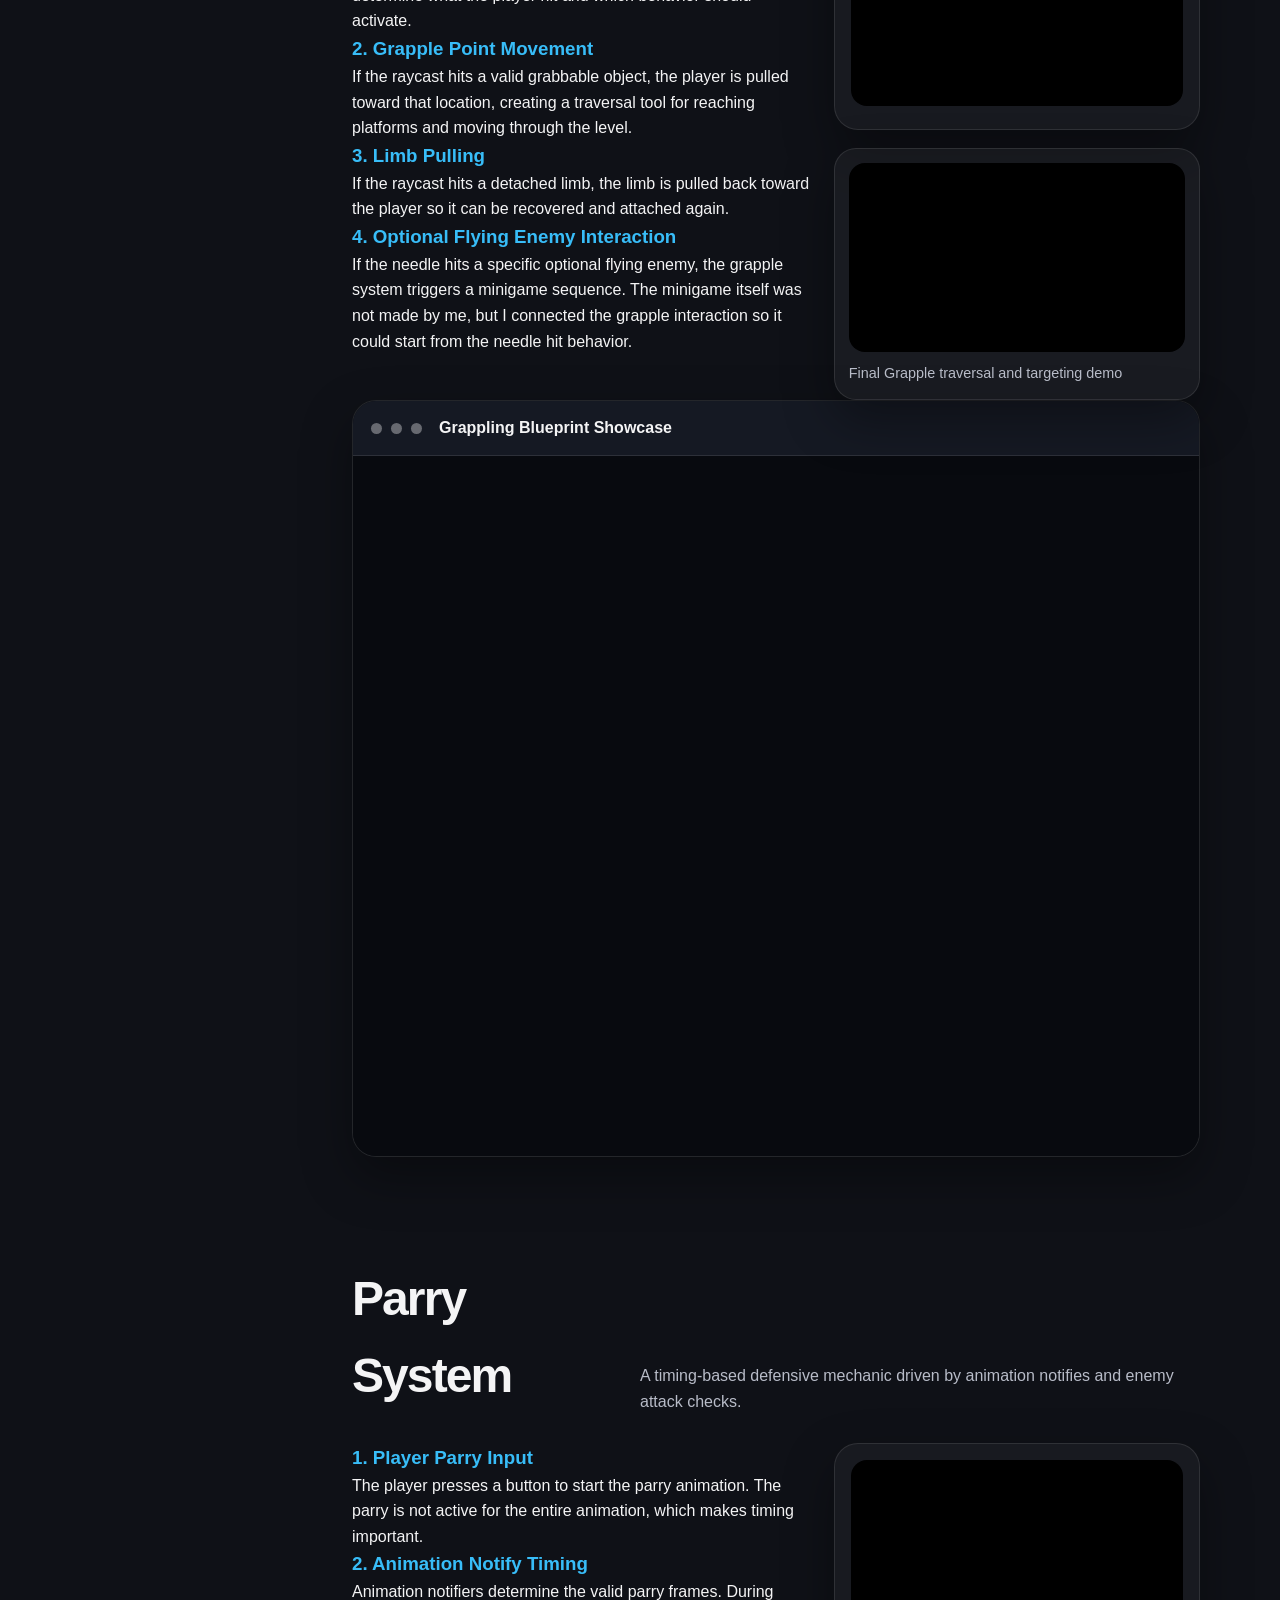
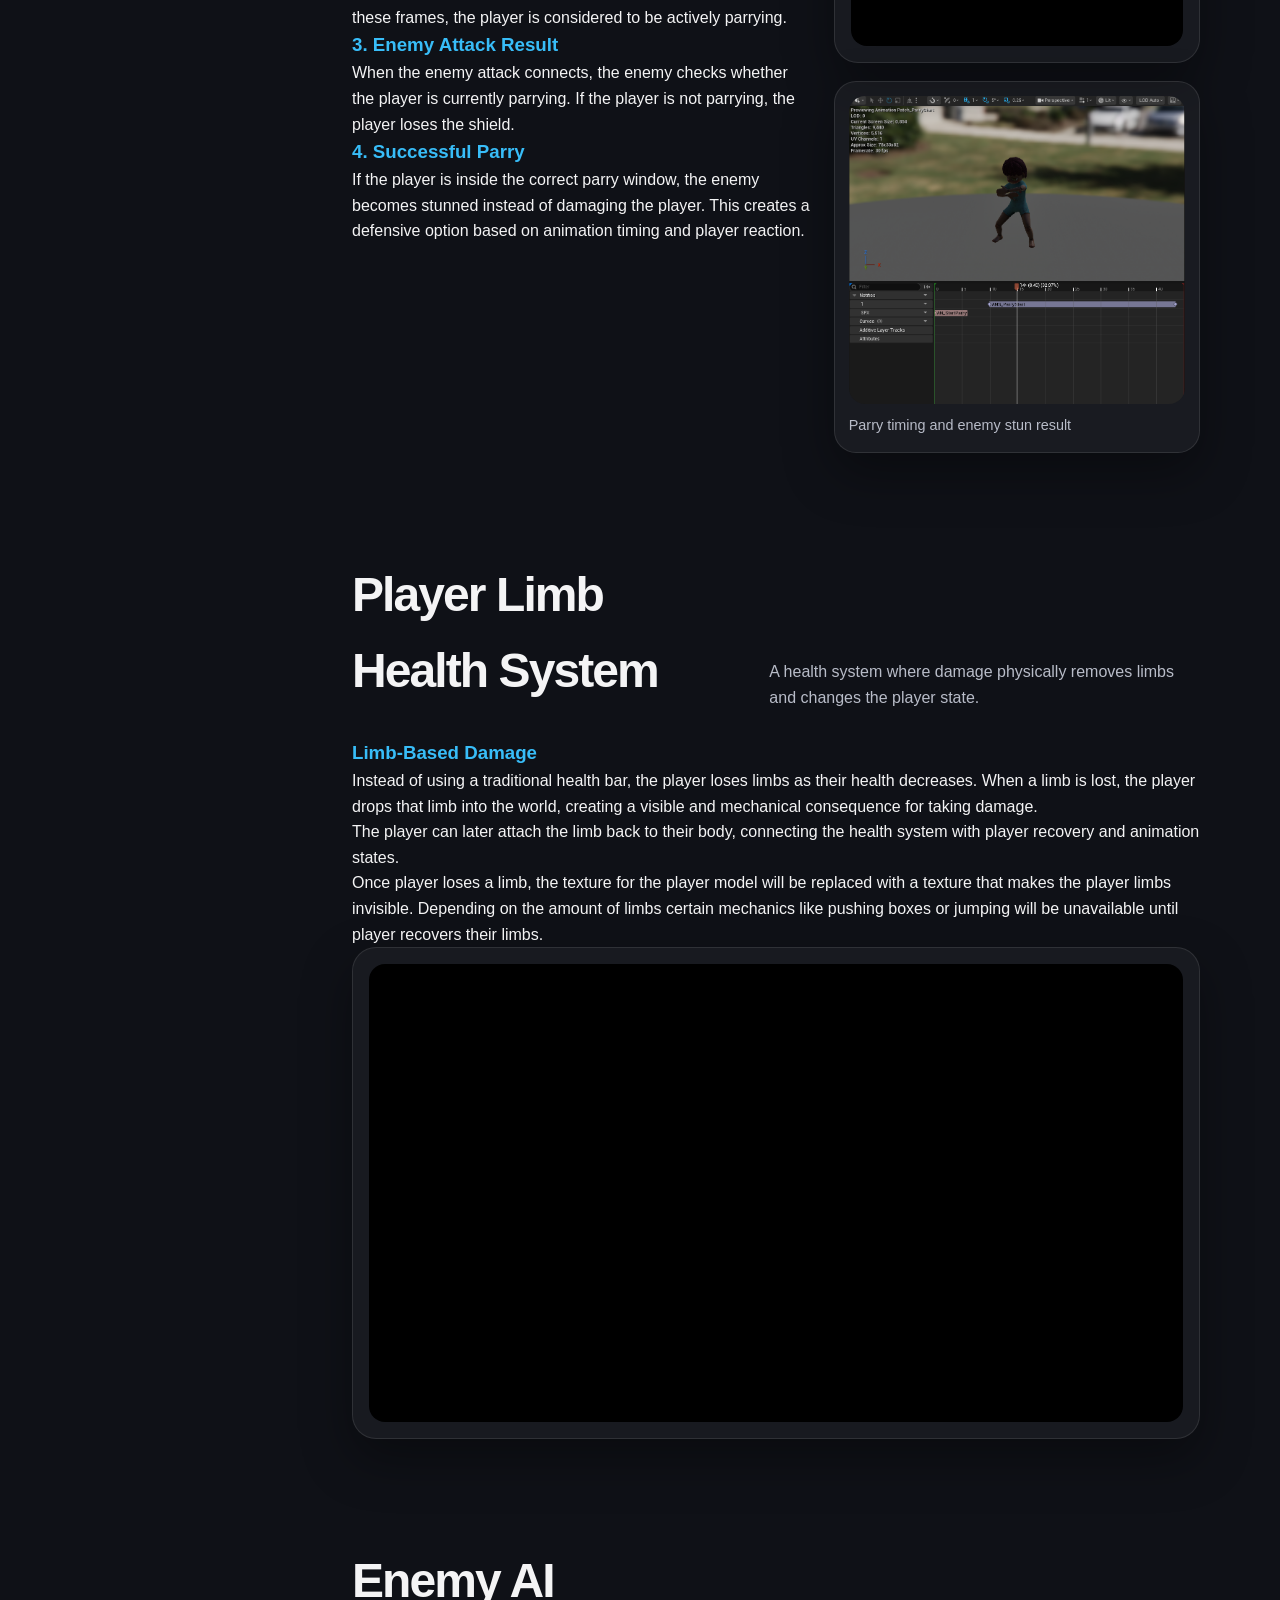
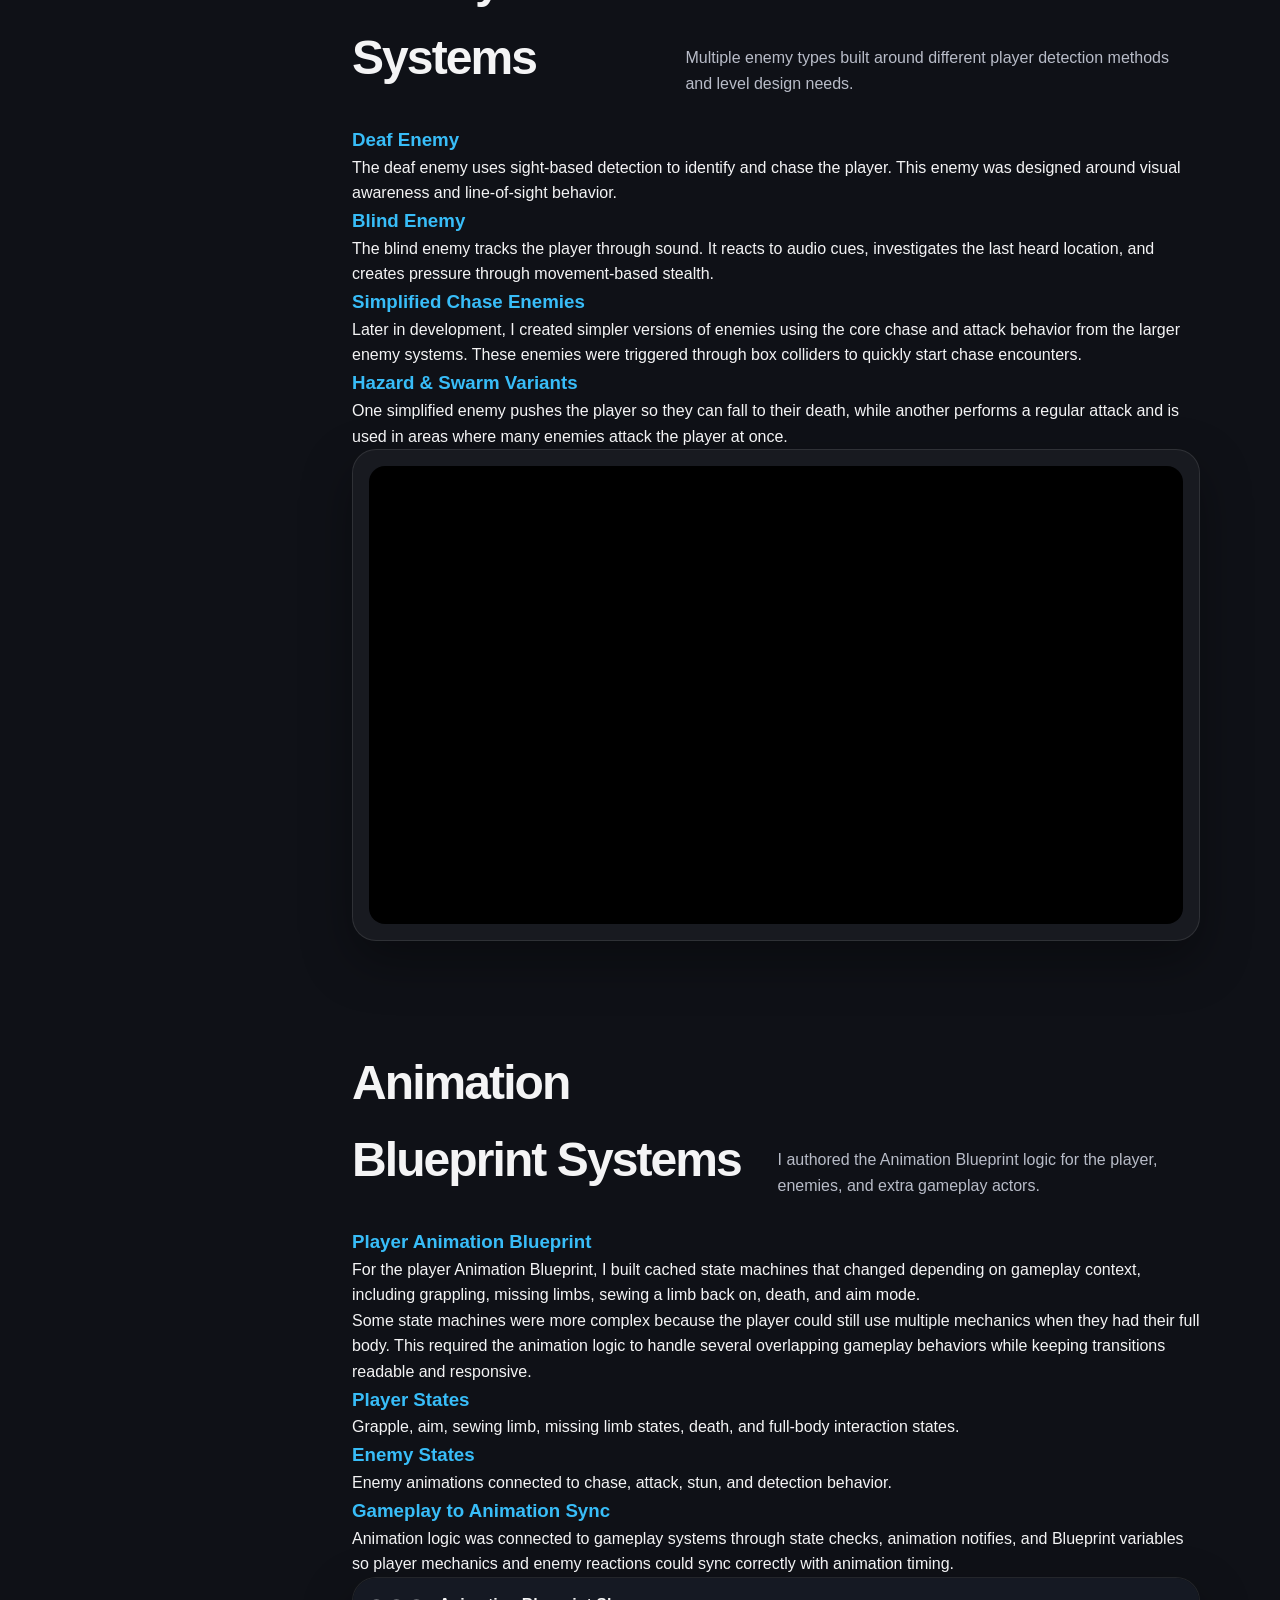
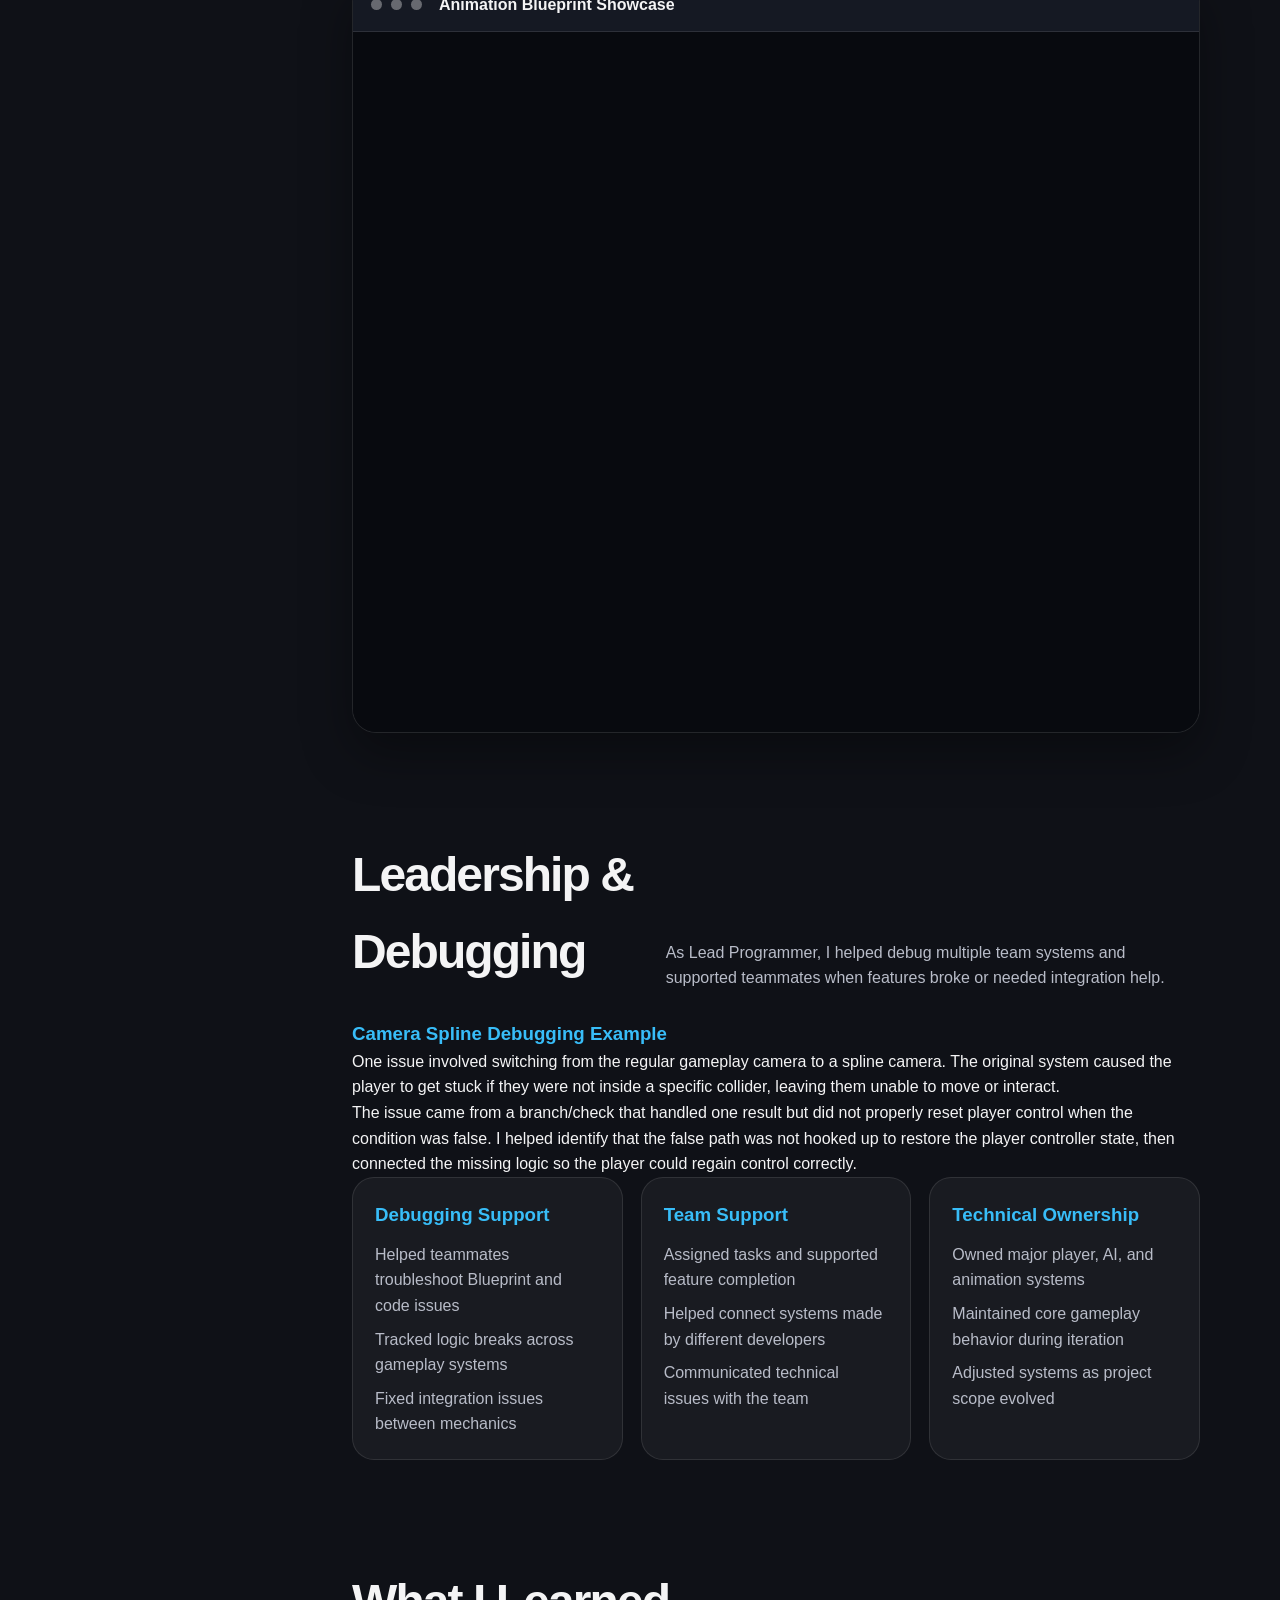
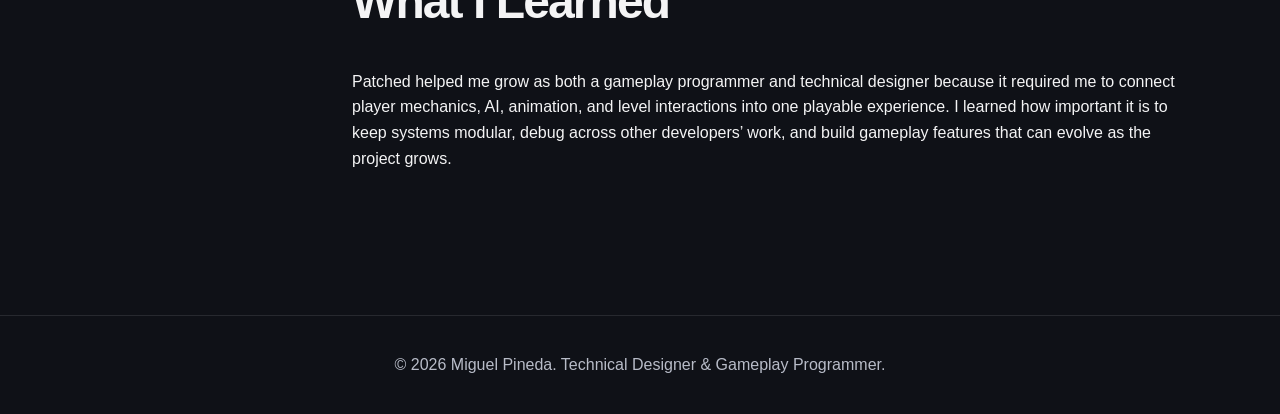
<file: patched.html>
<!DOCTYPE html>
<html lang="en">
<head>
  <meta charset="UTF-8" />
  <meta name="viewport" content="width=device-width, initial-scale=1.0" />
  <title>Patched | Miguel Pineda</title>
  <meta name="description" content="Patched project page by Miguel Pineda. Unreal Engine technical design and gameplay programming breakdown focused on grappling, parry, limb health, enemy AI, animation systems, and debugging leadership." />

  <link rel="stylesheet" href="css/style.css" />
</head>
<body>

  <header>
    <div class="container nav">
      <a href="index.html" class="logo">Miguel <span>Pineda</span></a>

      <nav class="nav-links" aria-label="Main navigation">
        <a href="index.html#projects">Projects</a>
        <a href="index.html#skills">Skills</a>
        <a href="index.html#resume">Resume</a>
        <a href="index.html#contact">Contact</a>
      </nav>
    </div>
  </header>

  <main>

    <section class="hero project-detail-hero" id="overview">
      <div class="container hero-grid">

        <div>
          <span class="eyebrow">Unreal Engine · Blueprint Scripting · C++ · Technical Design</span>

          <h1>Patched</h1>

        <p>
  PATCHED is a platforming, puzzle, and adventure game about a lonely abandoned doll who awakens inside an empty, decrepit factory.
   As the doll explores the factory, they collect parts to rebuild their body, unlock abilities like sewing, grappling, and parrying, and uncover the dark truth behind their creation.
</p>

<p>
  On this project, I worked as a Lead Programmer and Technical Designer, focusing on core gameplay systems such as the grappling mechanic, parry system, 
  limb-based health, enemy AI, animation blueprints, and team debugging support.
</p>

          <div class="tags hero-tags">
            <span class="tag">Unreal Engine</span>
            <span class="tag">Blueprints</span>
            <span class="tag">C++</span>
            <span class="tag">Gameplay Systems</span>
            <span class="tag">Enemy AI</span>
            <span class="tag">Animation Blueprints</span>
            <span class="tag">Technical Design</span>
            <span class="tag">Lead Programmer</span>
            <span class="tag">Award Winning</span>
          </div>

          <div class="hero-actions">
            <a class="button" href="https://store.steampowered.com/app/4517340/PATCHED/" target="_blank" rel="noopener">
              View Steam Page
            </a>

            <a class="button secondary" href="index.html#projects">
              Back to Projects
            </a>
          </div>
        </div>

        <aside class="profile-card">
          <div class="project-cover">
            <img src="Images/Patched_Title.png" alt="Patched project image" />
          </div>
        </aside>

      </div>
    </section>

    <section>
      <div class="container patched-layout">

        <aside class="project-sidebar" aria-label="Patched page navigation">
          <h3>Patched Breakdown</h3>
          <a href="#overview">Overview</a>
          <a href="#trailer">Trailer</a>
          <a href="#contribution">Main Contribution</a>
          <a href="#grapple">Grappling Mechanic</a>
          <a href="#parry">Parry System</a>
          <a href="#health">Limb Health System</a>
          <a href="#ai">Enemy AI</a>
          <a href="#animation">Animation Systems</a>
          <a href="#debugging">Leadership & Debugging</a>
          <a href="#learned">What I Learned</a>
        </aside>
  
        <div class="patched-content">
<div class="media-card">
    <img src="Images/Best Audio.png" alt="Best Audio Design Award" />
        </div>
          <section class="content-section inner-section" id="trailer">
            <div class="section-heading">
              <h2>Game Trailer</h2>
            </div>

           <div class="media-card">
            <iframe
              src="https://www.youtube.com/embed/KkOJOKtIXWs?si=s_HruijarlT5lFsn"
              title="Patched Trailer"
              allow="accelerometer; autoplay; clipboard-write; encrypted-media; gyroscope; picture-in-picture; web-share"
              allowfullscreen>
            </iframe>
          </div>
          </section>

          <section class="content-section inner-section" id="contribution">
            <div class="section-heading">
              <h2>Main Contribution</h2>
            </div>

            <div class="detail-card">
              <h3>Lead Programmer & Technical Designer</h3>
              <p>
                On Patched, I contributed to several core gameplay systems and supported the team by debugging Blueprint and code issues.
                My work focused on creating player-facing mechanics, enemy behavior, animation state logic, and technical systems that connected gameplay, animation, and level design.
              </p>
              <p>
                Since this was a larger and longer project, my role also involved helping teammates troubleshoot systems that were not originally built by me,
                 making sure features could continue working together as the project grew.
              </p>
            </div>

          <div class="media-card">
            <iframe
              src="https://www.youtube.com/embed/dLKXjJCnWxU?si=PpMMWepBZM98Ii1o"
              title="Patched Gameplay"
              allow="accelerometer; autoplay; clipboard-write; encrypted-media; gyroscope; picture-in-picture; web-share"
              allowfullscreen>
            </iframe>
          </div>
          </section>

          <section class="content-section inner-section" id="grapple">
            <div class="section-heading">
              <h2>Grappling Mechanic</h2>
              <p>
                A multi-purpose needle system used for traversal, limb recovery, and special enemy interactions.
              </p>
            </div>

            <div class="system-showcase-grid">
              <div class="detail-grid">
                <article class="detail-card">
                  <h3>1. Aim & Shoot Flow</h3>
                  <p>
                    The player presses one input to enter aim mode, then another input to shoot the needle. 
                    The system uses a raycast to determine what the player hit and which behavior should activate.
                  </p>
                </article>

                <article class="detail-card">
                  <h3>2. Grapple Point Movement</h3>
                  <p>
                    If the raycast hits a valid grabbable object, the player is pulled toward that location, creating a traversal tool for reaching platforms and moving through the level.
                  </p>
                </article>

                <article class="detail-card">
                  <h3>3. Limb Pulling</h3>
                  <p>
                    If the raycast hits a detached limb, the limb is pulled back toward the player so it can be recovered and attached again.
                  </p>
                </article>

                <article class="detail-card wide-card">
                  <h3>4. Optional Flying Enemy Interaction</h3>
                  <p>
                    If the needle hits a specific optional flying enemy, the grapple system triggers a minigame sequence. 
                    The minigame itself was not made by me, but I connected the grapple interaction so it could start from the needle hit behavior.
                  </p>
                </article>
              </div>

              <div class="side-screenshot-stack">
               <div class="media-card">

                    <video
                      autoplay
                      loop
                      muted
                      playsinline>
                      
                      <source
                        src="https://files.catbox.moe/kkfgnc.webm"
                        type="video/webm">
                        
                    </video>

                  </div>


               <figure class="gallery-card">

                  <iframe
                    src="https://www.youtube.com/embed/HddVICT37rQ?si=EoxuyVPDb2ixXz5y"
                    title="Grappling mechanic demo"
                    allow="autoplay"
                    allowfullscreen>
                  </iframe>

                  <figcaption>Final Grapple traversal and targeting demo</figcaption>

                </figure>
                </div>
                
              </div>


            <div class="blueprint-card spaced-media">
              <div class="script-header">
                <span class="dot"></span>
                <span class="dot"></span>
                <span class="dot"></span>
                <strong>Grappling Blueprint Showcase</strong>
              </div>

              <div class="blueprint-embed">
                <iframe src="https://blueprintue.com/render/82dvvgy2/" allowfullscreen></iframe>
              </div>
            </div>
          </section>

          <section class="content-section inner-section" id="parry">
            <div class="section-heading">
              <h2>Parry System</h2>
              <p>
                A timing-based defensive mechanic driven by animation notifies and enemy attack checks.
              </p>
            </div>

            <div class="system-showcase-grid">
              <div class="detail-grid">
                <article class="detail-card">
                  <h3>1. Player Parry Input</h3>
                  <p>
                    The player presses a button to start the parry animation.
                     The parry is not active for the entire animation, which makes timing important.
                  </p>
                </article>

                <article class="detail-card">
                  <h3>2. Animation Notify Timing</h3>
                  <p>
                    Animation notifiers determine the valid parry frames. During these frames, the player is considered to be actively parrying.
                  </p>
                </article>

                <article class="detail-card">
                  <h3>3. Enemy Attack Result</h3>
                  <p>
                    When the enemy attack connects, the enemy checks whether the player is currently parrying. 
                    If the player is not parrying, the player loses the shield.
                  </p>
                </article>

                <article class="detail-card wide-card">
                  <h3>4. Successful Parry</h3>
                  <p>
                    If the player is inside the correct parry window, the enemy becomes stunned instead of damaging the player.
                     This creates a defensive option based on animation timing and player reaction.
                  </p>
                </article>
              </div>

              <div class="side-screenshot-stack">
                  <div class="media-card">
            <iframe
              src="https://www.youtube.com/embed/j3_DXDNDcXo?si=F1eFlZrMd0ezgSPl"
              title="Patched Parry"
              allow="accelerometer; autoplay; clipboard-write; encrypted-media; gyroscope; picture-in-picture; web-share"
              allowfullscreen>
            </iframe>
          </div>

                <figure class="gallery-card">
                  <img src="Images/ParryImage.png" alt="Patched parry system demo" />
                  <figcaption>Parry timing and enemy stun result</figcaption>
                </figure>
              </div>
            </div>
          </section>

          <section class="content-section inner-section" id="health">
            <div class="section-heading">
              <h2>Player Limb Health System</h2>
              <p>
                A health system where damage physically removes limbs and changes the player state.
              </p>
            </div>

            <div class="detail-card">
              <h3>Limb-Based Damage</h3>
              <p>
                Instead of using a traditional health bar, the player loses limbs as their health decreases. When a limb is lost, the player drops that limb into the world,
                 creating a visible and mechanical consequence for taking damage.
              </p>
              <p>
                The player can later attach the limb back to their body, connecting the health system with player recovery and animation states.
              </p>
              <p>
                Once player loses a limb, the texture for the player model will be replaced with a texture that makes the player limbs invisible. 
                Depending on the amount of limbs certain mechanics like pushing boxes or jumping will be unavailable until player recovers their limbs. 
              </p>

            </div>

            <div class="media-card spaced-media">
                <iframe
              src="https://www.youtube.com/embed/8WbOxifhyIg?si=kdjbH7uxm15gQOgj"
              title="Patched Parry"
              allow="accelerometer; autoplay; clipboard-write; encrypted-media; gyroscope; picture-in-picture; web-share"
              allowfullscreen>
            </iframe>
            </div>

            
          </section>

      

          <section class="content-section inner-section" id="ai">
            <div class="section-heading">
              <h2>Enemy AI Systems</h2>
              <p>
                Multiple enemy types built around different player detection methods and level design needs.
              </p>
            </div>

            <div class="detail-grid">
              <article class="detail-card">
                <h3>Deaf Enemy</h3>
                <p>
                  The deaf enemy uses sight-based detection to identify and chase the player. This enemy was designed around visual awareness and line-of-sight behavior.
                </p>
              </article>

              <article class="detail-card">
                <h3>Blind Enemy</h3>
                <p>
                  The blind enemy tracks the player through sound. It reacts to audio cues, investigates the last heard location, and creates pressure through movement-based stealth.
                </p>
              </article>

              <article class="detail-card">
                <h3>Simplified Chase Enemies</h3>
                <p>
                  Later in development, I created simpler versions of enemies using the core chase and attack behavior from the larger enemy systems. These enemies were triggered through box colliders to quickly start chase encounters.
                </p>
              </article>

              <article class="detail-card">
                <h3>Hazard & Swarm Variants</h3>
                <p>
                  One simplified enemy pushes the player so they can fall to their death, while another performs a regular attack and is used in areas where many enemies attack the player at once.
                </p>
              </article>
            </div>

       <div class="media-card spaced-media">
                <iframe
              src="https://www.youtube.com/embed/K751RklIc-U"
              title="Enemies Demo"
              allow="accelerometer; autoplay; clipboard-write; encrypted-media; gyroscope; picture-in-picture; web-share"
              allowfullscreen>
            </iframe>
            </div>

         
          </section>

          <section class="content-section inner-section" id="animation">
            <div class="section-heading">
              <h2>Animation Blueprint Systems</h2>
              <p>
                I authored the Animation Blueprint logic for the player, enemies, and extra gameplay actors.
              </p>
            </div>

            <div class="detail-card">
              <h3>Player Animation Blueprint</h3>
              <p>
                For the player Animation Blueprint, I built cached state machines that changed depending on gameplay context, including grappling, missing limbs, sewing a limb back on, death, and aim mode.
              </p>
              <p>
                Some state machines were more complex because the player could still use multiple mechanics when they had their full body. This required the animation logic to handle several overlapping gameplay behaviors while keeping transitions readable and responsive.
              </p>
            </div>

            <div class="detail-grid spaced-media">
              <article class="detail-card">
                <h3>Player States</h3>
                <p>
                  Grapple, aim, sewing limb, missing limb states, death, and full-body interaction states.
                </p>
              </article>

              <article class="detail-card">
                <h3>Enemy States</h3>
                <p>
                  Enemy animations connected to chase, attack, stun, and detection behavior.
                </p>
              </article>

              <article class="detail-card wide-card">
                <h3>Gameplay to Animation Sync</h3>
                <p>
                  Animation logic was connected to gameplay systems through state checks, animation notifies, and Blueprint variables so player mechanics and enemy reactions could sync correctly with animation timing.
                </p>
              </article>
            </div>

            <div class="blueprint-card spaced-media">
              <div class="script-header">
                <span class="dot"></span>
                <span class="dot"></span>
                <span class="dot"></span>
                <strong>Animation Blueprint Showcase</strong>
              </div>

              <div class="blueprint-embed">
                <iframe src="https://blueprintue.com/render/_c3vjol0/" allowfullscreen></iframe>
              </div>
            </div>
          </section>

          <section class="content-section inner-section" id="debugging">
            <div class="section-heading">
              <h2>Leadership & Debugging</h2>
              <p>
                As Lead Programmer, I helped debug multiple team systems and supported teammates when features broke or needed integration help.
              </p>
            </div>

            <div class="detail-card">
              <h3>Camera Spline Debugging Example</h3>
              <p>
                One issue involved switching from the regular gameplay camera to a spline camera. The original system caused the player to get stuck if they were not inside a specific collider, leaving them unable to move or interact.
              </p>
              <p>
                The issue came from a branch/check that handled one result but did not properly reset player control when the condition was false. I helped identify that the false path was not hooked up to restore the player controller state, then connected the missing logic so the player could regain control correctly.
              </p>
            </div>

            <div class="skills-grid spaced-media">
              <div class="skill-box">
                <h3>Debugging Support</h3>
                <ul>
                  <li>Helped teammates troubleshoot Blueprint and code issues</li>
                  <li>Tracked logic breaks across gameplay systems</li>
                  <li>Fixed integration issues between mechanics</li>
                </ul>
              </div>

              <div class="skill-box">
                <h3>Team Support</h3>
                <ul>
                  <li>Assigned tasks and supported feature completion</li>
                  <li>Helped connect systems made by different developers</li>
                  <li>Communicated technical issues with the team</li>
                </ul>
              </div>

              <div class="skill-box">
                <h3>Technical Ownership</h3>
                <ul>
                  <li>Owned major player, AI, and animation systems</li>
                  <li>Maintained core gameplay behavior during iteration</li>
                  <li>Adjusted systems as project scope evolved</li>
                </ul>
              </div>
            </div>
          </section>

          <section class="content-section inner-section" id="learned">
            <div class="section-heading">
              <h2>What I Learned</h2>
            </div>

            <div class="detail-card">
              <p>
                Patched helped me grow as both a gameplay programmer and technical designer because it required me to connect player mechanics, AI, animation, and level interactions into one playable experience. I learned how important it is to keep systems modular, debug across other developers’ work, and build gameplay features that can evolve as the project grows.
              </p>
            </div>
          </section>

        </div>
      </div>
    </section>

  </main>

  <footer>
    <div class="container">
      <p>© 2026 Miguel Pineda. Technical Designer & Gameplay Programmer.</p>
    </div>
  </footer>

</body>
</html>
</file>
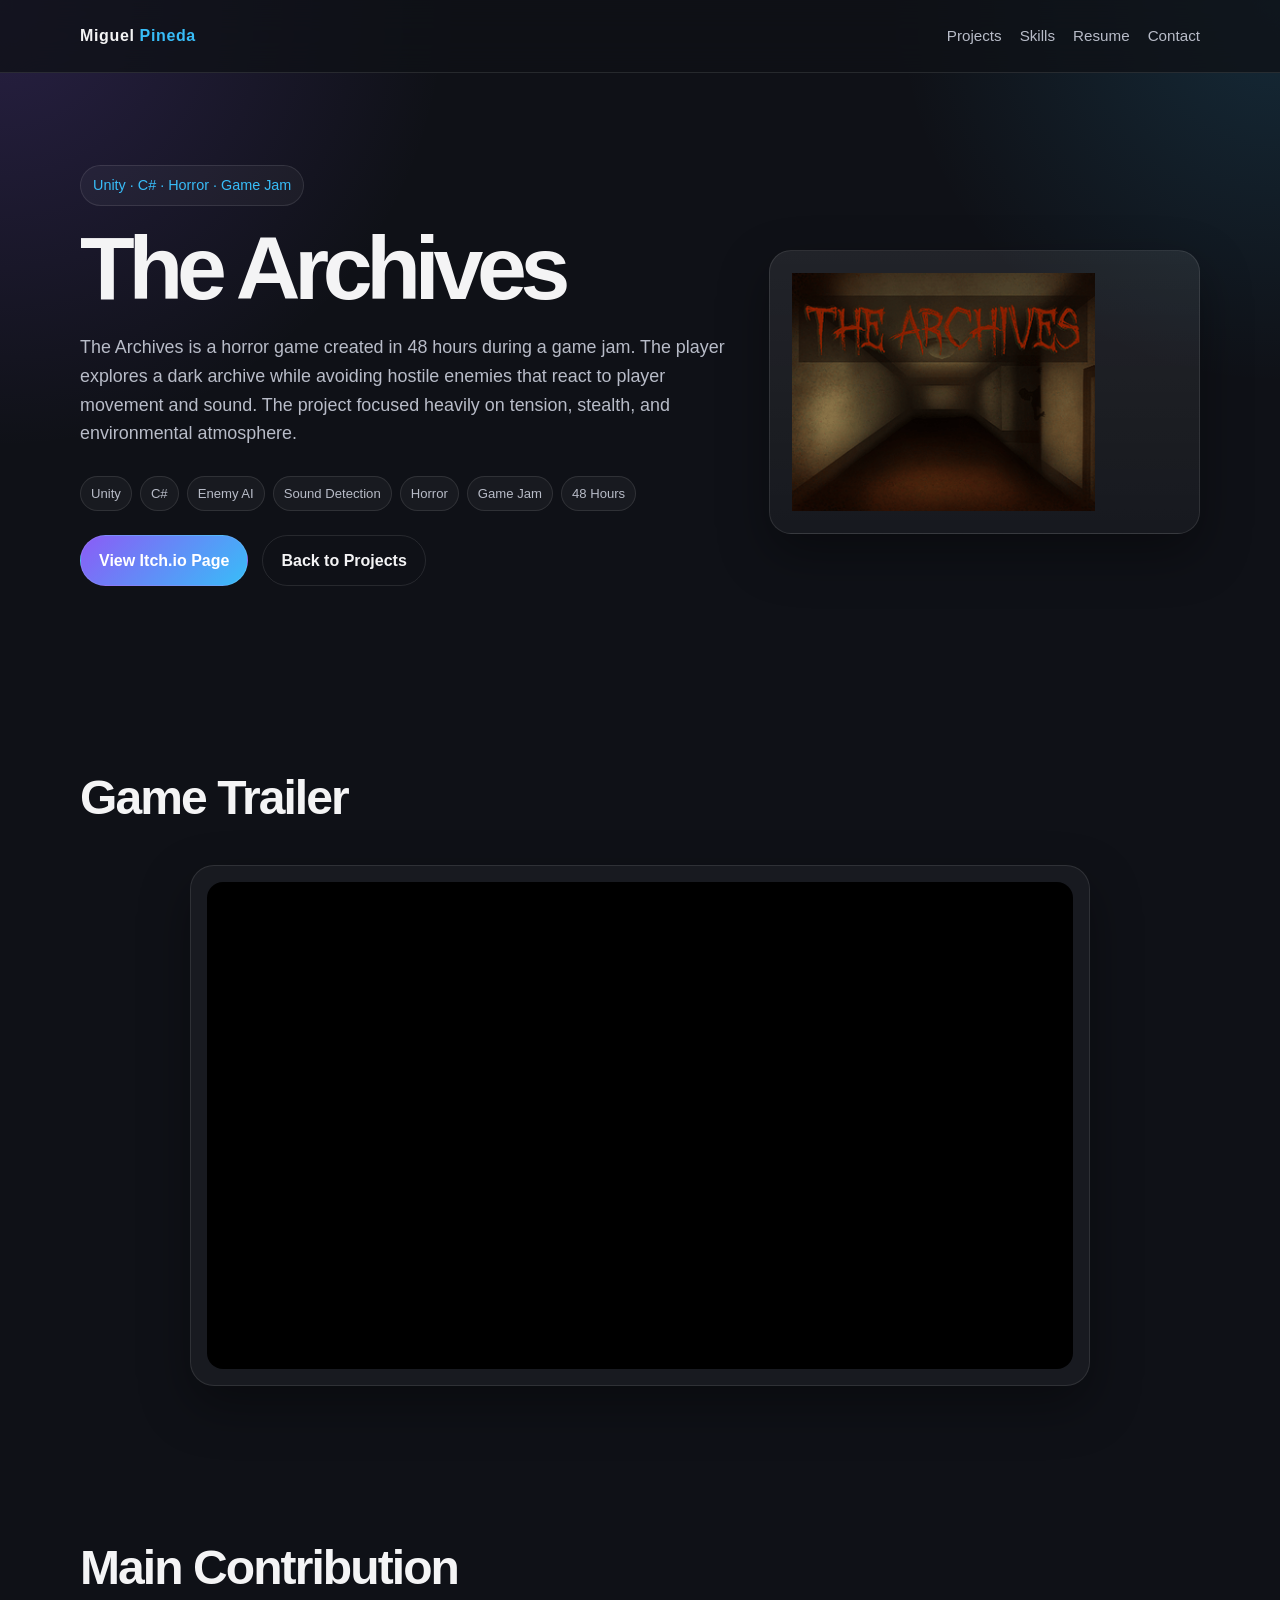
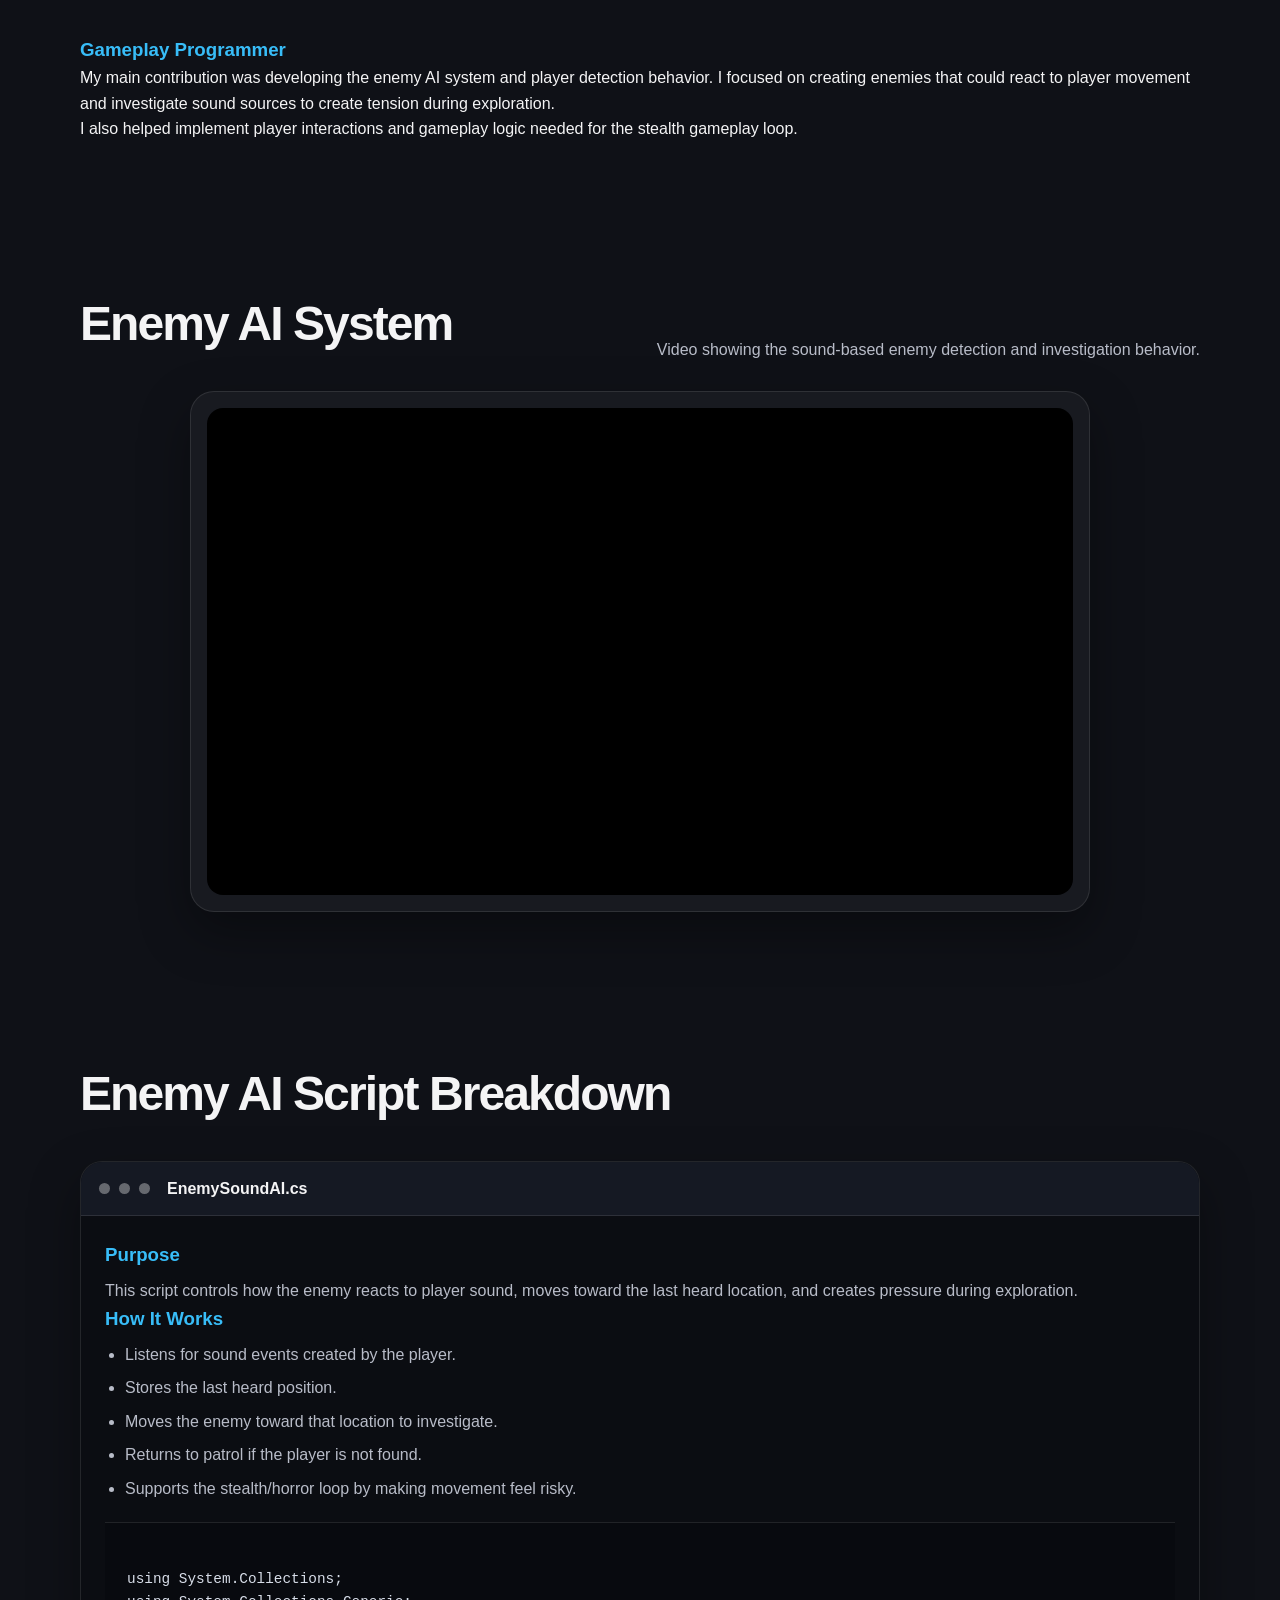
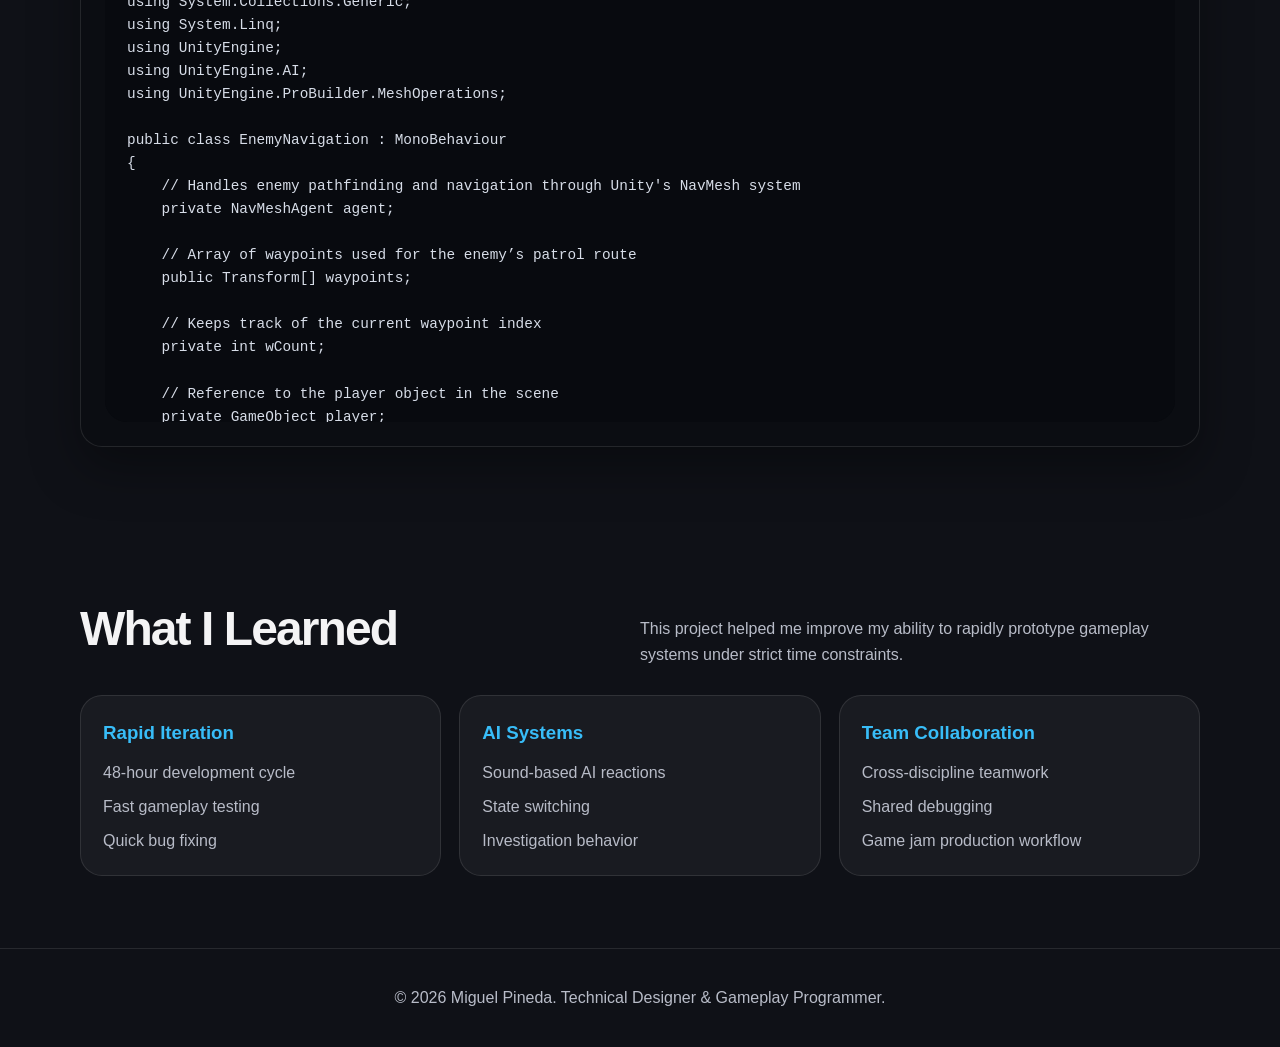
<file: the_archives.html>
<!DOCTYPE html>
<html lang="en">
<head>
  <meta charset="UTF-8" />
  <meta name="viewport" content="width=device-width, initial-scale=1.0" />
  <title>The Archives | Miguel Pineda</title>
  <meta name="description" content="The Archives project page by Miguel Pineda. Unity horror game jam project focused on enemy AI, sound detection, and stealth gameplay." />

  <link rel="stylesheet" href="css/style.css" />
</head>
<body>
  <header>
    <div class="container nav">
      <a href="index.html" class="logo">Miguel <span>Pineda</span></a>

      <nav class="nav-links" aria-label="Main navigation">
        <a href="index.html#projects">Projects</a>
        <a href="index.html#skills">Skills</a>
        <a href="index.html#resume">Resume</a>
        <a href="index.html#contact">Contact</a>
      </nav>
    </div>
  </header>

  <main>

    <section class="hero project-detail-hero">
      <div class="container hero-grid">

        <div>
          <span class="eyebrow">Unity · C# · Horror · Game Jam</span>

          <h1>The Archives</h1>

          <p>
            The Archives is a horror game created in 48 hours during a game jam. The player explores a dark archive while avoiding hostile enemies that react to player movement and sound. The project focused heavily on tension, stealth, and environmental atmosphere.
          </p>

          <div class="tags hero-tags">
            <span class="tag">Unity</span>
            <span class="tag">C#</span>
            <span class="tag">Enemy AI</span>
            <span class="tag">Sound Detection</span>
            <span class="tag">Horror</span>
            <span class="tag">Game Jam</span>
            <span class="tag">48 Hours</span>
          </div>

          <div class="hero-actions">
            <a class="button" href="https://popoyo07.itch.io/the-archives" target="_blank" rel="noopener">
              View Itch.io Page
            </a>

            <a class="button secondary" href="index.html#projects">
              Back to Projects
            </a>
          </div>
        </div>

        <aside class="profile-card">
          <div class="project-cover">
            <img src="Images/TheArchiveIcon.png" alt="The Archives project image" />
          </div>
        </aside>

      </div>
    </section>

    <section>
      <div class="container content-section">

        <div class="section-heading">
          <h2>Game Trailer</h2>
        </div>

       <div class="media-card">
  <iframe
    src="https://www.youtube.com/embed/PKm8orJvGqE?si=OhwkLxyJoln0bS-a"
    title="The Archives Trailer"
    allow="accelerometer; autoplay; clipboard-write; encrypted-media; gyroscope; picture-in-picture; web-share"
    allowfullscreen>
  </iframe>
</div>
        </div>

      </div>
    </section>

    <section>
      <div class="container content-section">

        <div class="section-heading">
          <h2>Main Contribution</h2>
        </div>

        <div class="detail-card">
          <h3>Gameplay Programmer</h3>

          <p>
            My main contribution was developing the enemy AI system and player detection behavior. I focused on creating enemies that could react to player movement and investigate sound sources to create tension during exploration.
          </p>

          <p>
            I also helped implement player interactions and gameplay logic needed for the stealth gameplay loop.
          </p>
        </div>

      </div>
    </section>

   <section>
  <div class="container content-section">

    <div class="section-heading">
      <h2>Enemy AI System</h2>
      <p>
        Video showing the sound-based enemy detection and investigation behavior.
      </p>
    </div>
  <div class="media-card">
   <iframe
    src="https://www.youtube.com/embed/5D5jkHwAeh4?si=2UcB0jRx2RZplpdd"
    title="The Archives Enemy Showcase"
    allow="accelerometer; autoplay; clipboard-write; encrypted-media; gyroscope; picture-in-picture; web-share"
    allowfullscreen>
  </iframe>
  </div>

  </div>
</section>

<section>
  <div class="container content-section">

    <div class="section-heading">
      <h2>Enemy AI Script Breakdown</h2>
    </div>

    <div class="script-card">
      <div class="script-header">
        <span class="dot"></span>
        <span class="dot"></span>
        <span class="dot"></span>
        <strong>EnemySoundAI.cs</strong>
      </div>

      <div class="script-body">
        <h3>Purpose</h3>
        <p>
          This script controls how the enemy reacts to player sound, moves toward the last heard location, and creates pressure during exploration.
        </p>

        <h3>How It Works</h3>
        <ul>
          <li>Listens for sound events created by the player.</li>
          <li>Stores the last heard position.</li>
          <li>Moves the enemy toward that location to investigate.</li>
          <li>Returns to patrol if the player is not found.</li>
          <li>Supports the stealth/horror loop by making movement feel risky.</li>
        </ul>

        <pre><code>
using System.Collections;
using System.Collections.Generic;
using System.Linq;
using UnityEngine;
using UnityEngine.AI;
using UnityEngine.ProBuilder.MeshOperations;

public class EnemyNavigation : MonoBehaviour
{
    // Handles enemy pathfinding and navigation through Unity's NavMesh system
    private NavMeshAgent agent;

    // Array of waypoints used for the enemy’s patrol route
    public Transform[] waypoints;

    // Keeps track of the current waypoint index
    private int wCount;

    // Reference to the player object in the scene
    private GameObject player;

    // Used to detect if the player is making noise
    private PlayerAudio playerAudio;

    // Boolean tracking if player is producing noise
    private bool playerNoise;

    // Determines if the enemy is currently chasing the player
    private bool isChasing = false;

    // Determines if the enemy is in search mode after losing the player
    public bool isSearching = false;

    // Reference to the level canvas, used to trigger UI actions like Game Over
    public GameObject levelCanvas;

    // Stores player’s last known position when detected by sound
    private Vector3 storePlayerLastPosition;

    // Used for camera targeting during capture
    public Transform enemyHead;

    // Controls enemy’s animation states
    private Animator SusEnemy;

    // Plays enemy-related sound effects
    AudioSource monsterAudio;

    // Audio clip played when the player gets caught
    [SerializeField] AudioClip catchingSound;

    private void OnTriggerEnter(Collider other)
    {
        // If enemy collides with the player, trigger capture sequence
        if (other.transform.tag == "Player")
        {
            CapturePlayer();
        }
        else if (other.transform.tag == "EndGame")
        {
            // If enemy collides with end trigger, stop and resume patrol
            agent.isStopped = true;
            Patrol();
            agent.isStopped = false;
        }
    }

    private void CapturePlayer()
    {
        // Stop animation playback to freeze the enemy’s motion
        SusEnemy.StartPlayback();

        // Stop navigation movement
        agent.isStopped = true;

        // Play the capture sound effect once
        monsterAudio.clip = catchingSound;
        monsterAudio.loop = false;
        monsterAudio.Play();

        // Make both enemy and player look at each other
        transform.LookAt(player.transform.position);
        player.transform.LookAt(transform.position);

        // Mark player as caught for the gameplay system
        player.GetComponent<PlayerMovement>().gotCaught = true;

        // If available, smoothly rotate the player’s camera to face the enemy
        Camera playerCamera = player.GetComponentInChildren<Camera>();
        if (playerCamera != null && enemyHead != null)
        {
            StartCoroutine(SmoothCameraFocus(playerCamera));
        }
    }

    // Coroutine that smoothly rotates the camera toward the enemy’s head
    private IEnumerator SmoothCameraFocus(Camera cam)
    {
        float duration = 1.2f;
        float elapsed = 0f;

        while (elapsed < duration)
        {
            cam.transform.rotation = Quaternion.Slerp(cam.transform.rotation,
                Quaternion.LookRotation(enemyHead.position - cam.transform.position),
                elapsed / duration);
            elapsed += Time.deltaTime;
            yield return null;
        }
    }
}
        </code></pre>
      </div>
    </div>

  </div>
</section>

    <section>
      <div class="container content-section">

        <div class="section-heading">
          <h2>What I Learned</h2>
          <p>
            This project helped me improve my ability to rapidly prototype gameplay systems under strict time constraints.
          </p>
        </div>

        <div class="skills-grid">

          <div class="skill-box">
            <h3>Rapid Iteration</h3>
            <ul>
              <li>48-hour development cycle</li>
              <li>Fast gameplay testing</li>
              <li>Quick bug fixing</li>
            </ul>
          </div>

          <div class="skill-box">
            <h3>AI Systems</h3>
            <ul>
              <li>Sound-based AI reactions</li>
              <li>State switching</li>
              <li>Investigation behavior</li>
            </ul>
          </div>

          <div class="skill-box">
            <h3>Team Collaboration</h3>
            <ul>
              <li>Cross-discipline teamwork</li>
              <li>Shared debugging</li>
              <li>Game jam production workflow</li>
            </ul>
          </div>

        </div>

      </div>
    </section>

  </main>

  <footer>
    <div class="container">
      <p>© 2026 Miguel Pineda. Technical Designer & Gameplay Programmer.</p>
    </div>
  </footer>

</body>
</html>
</file>
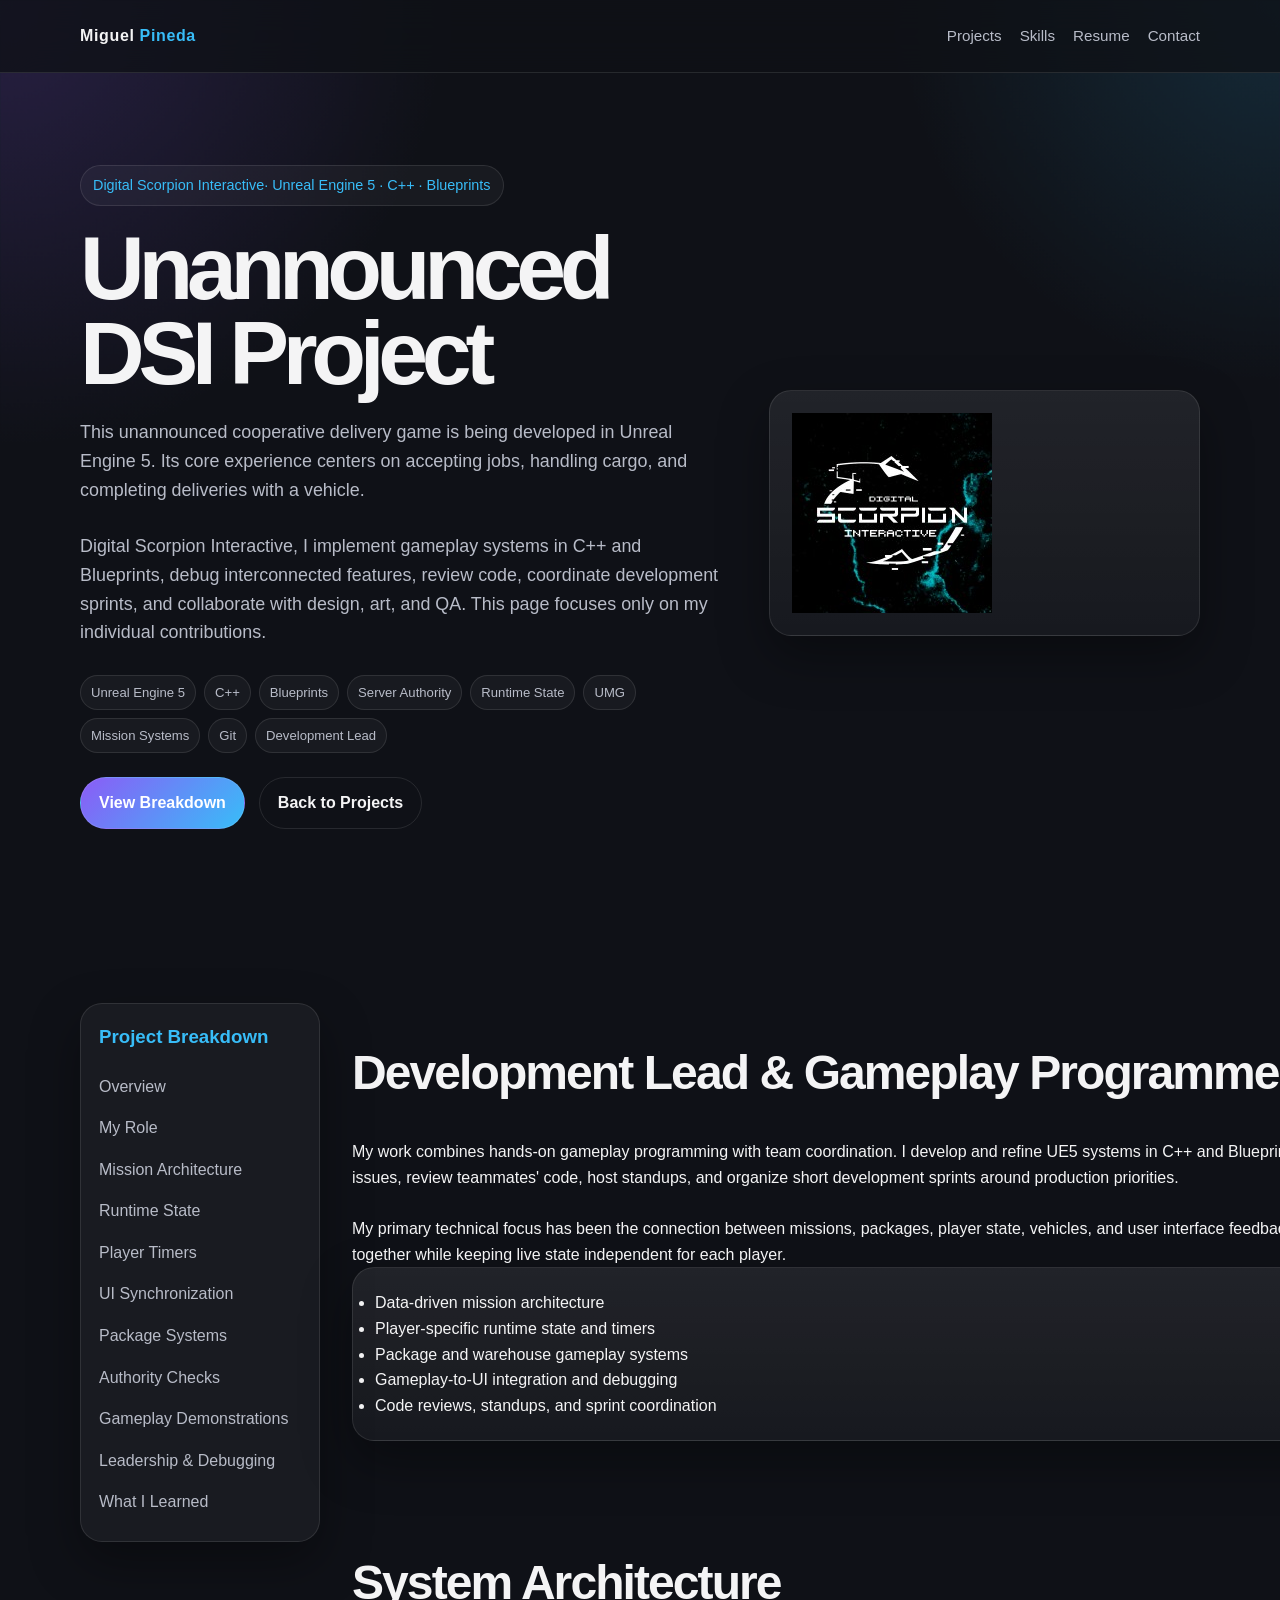
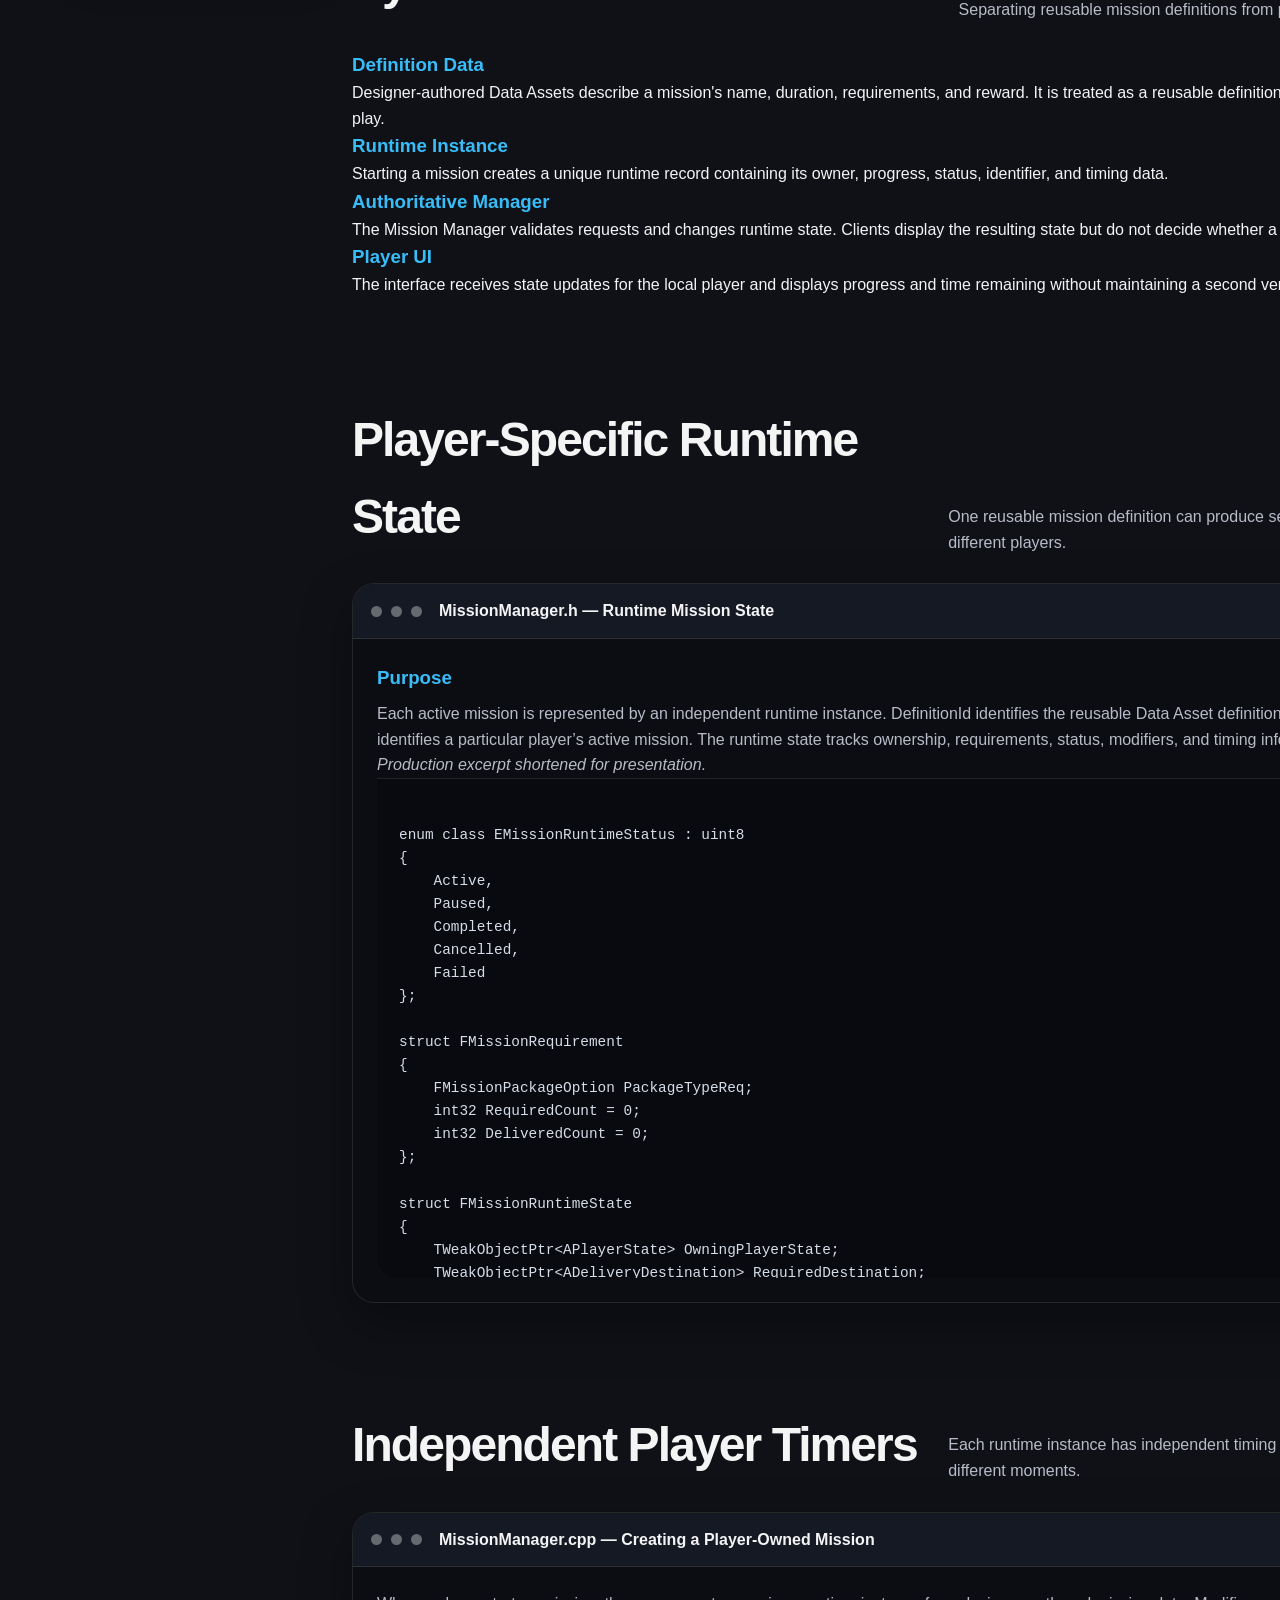
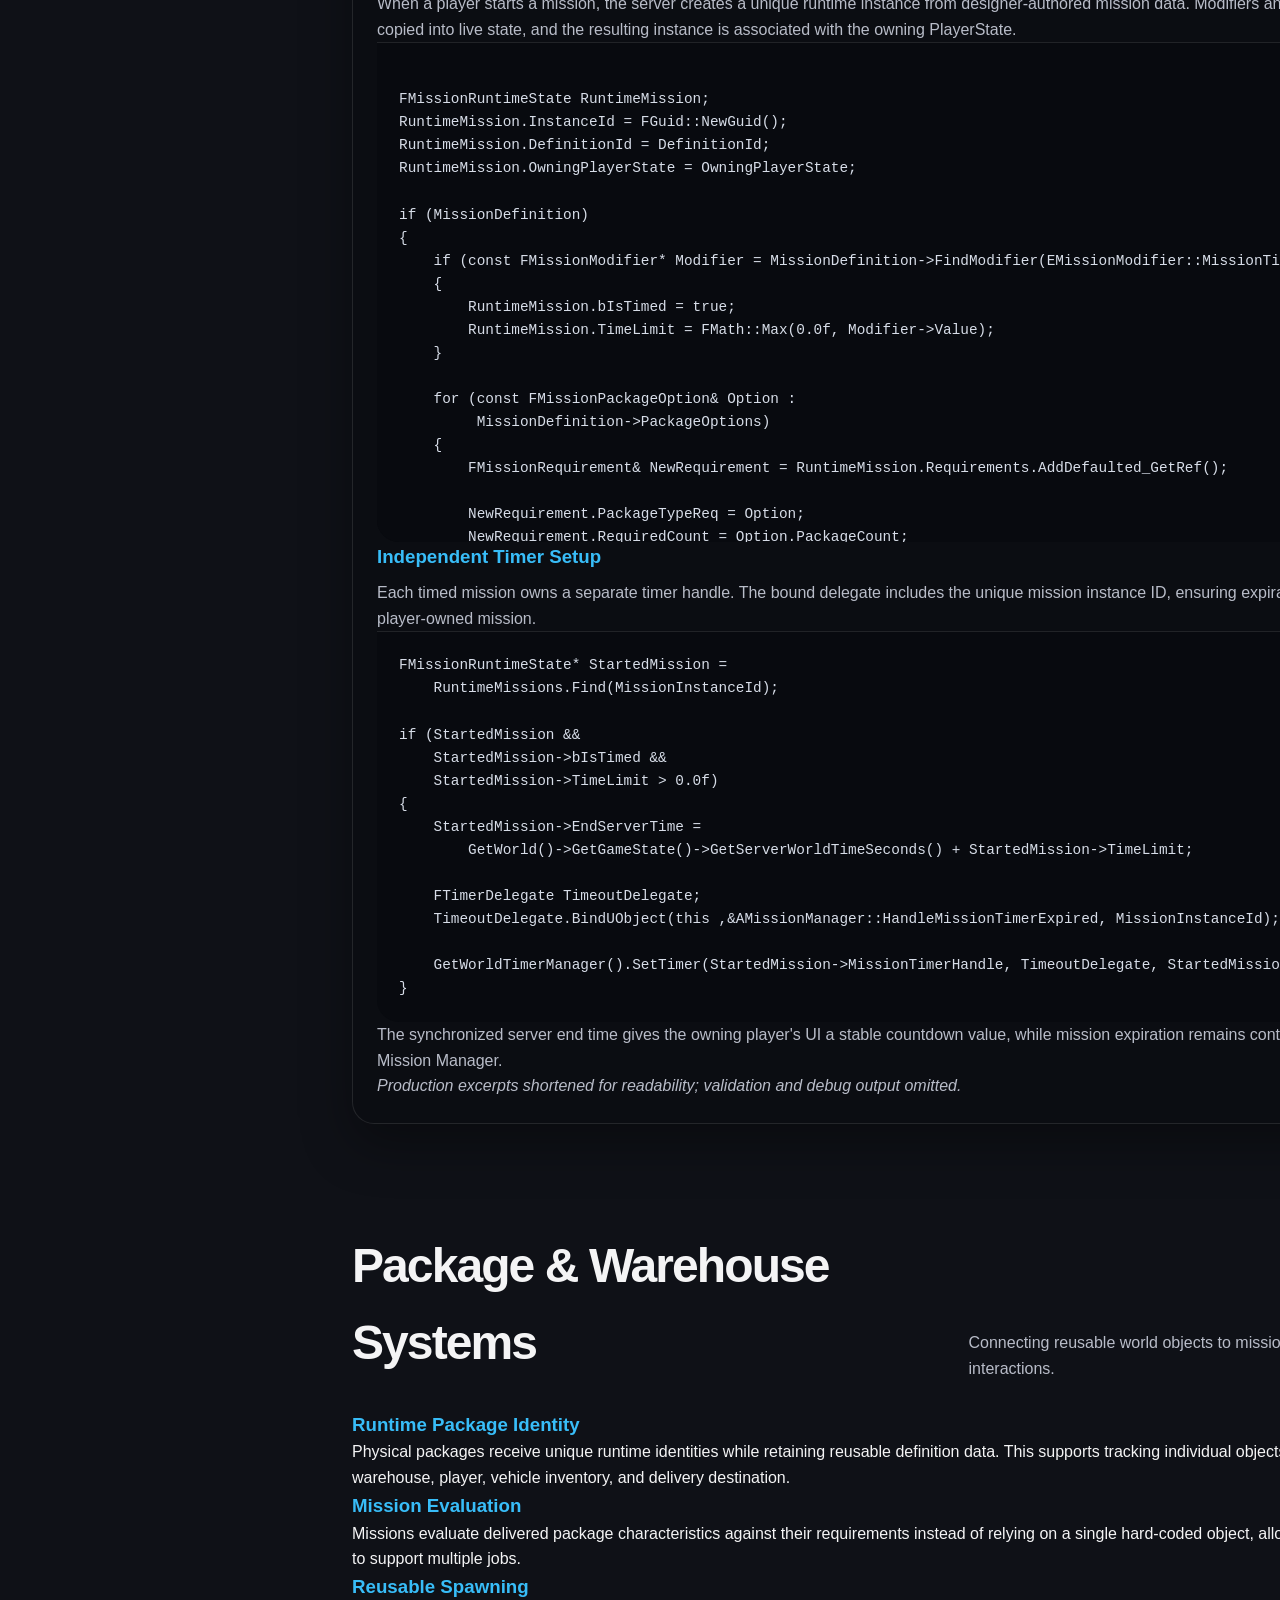
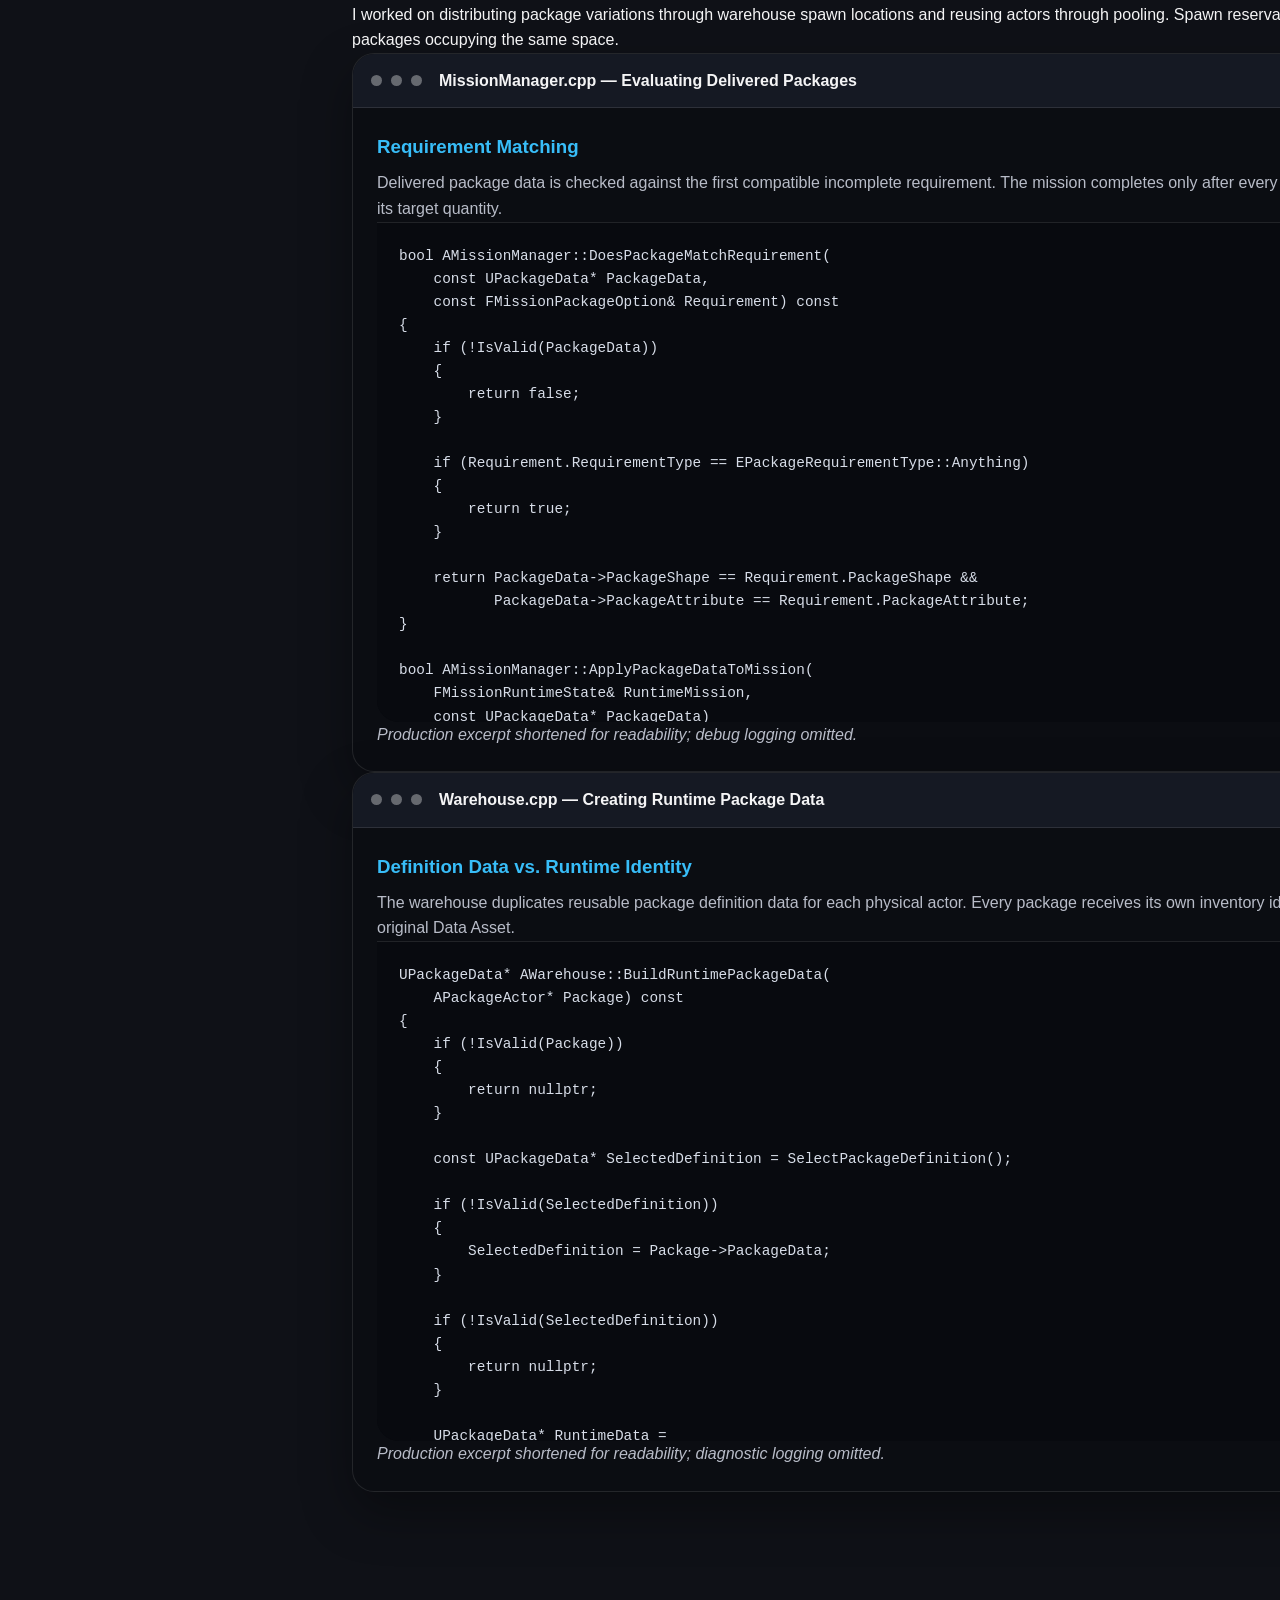
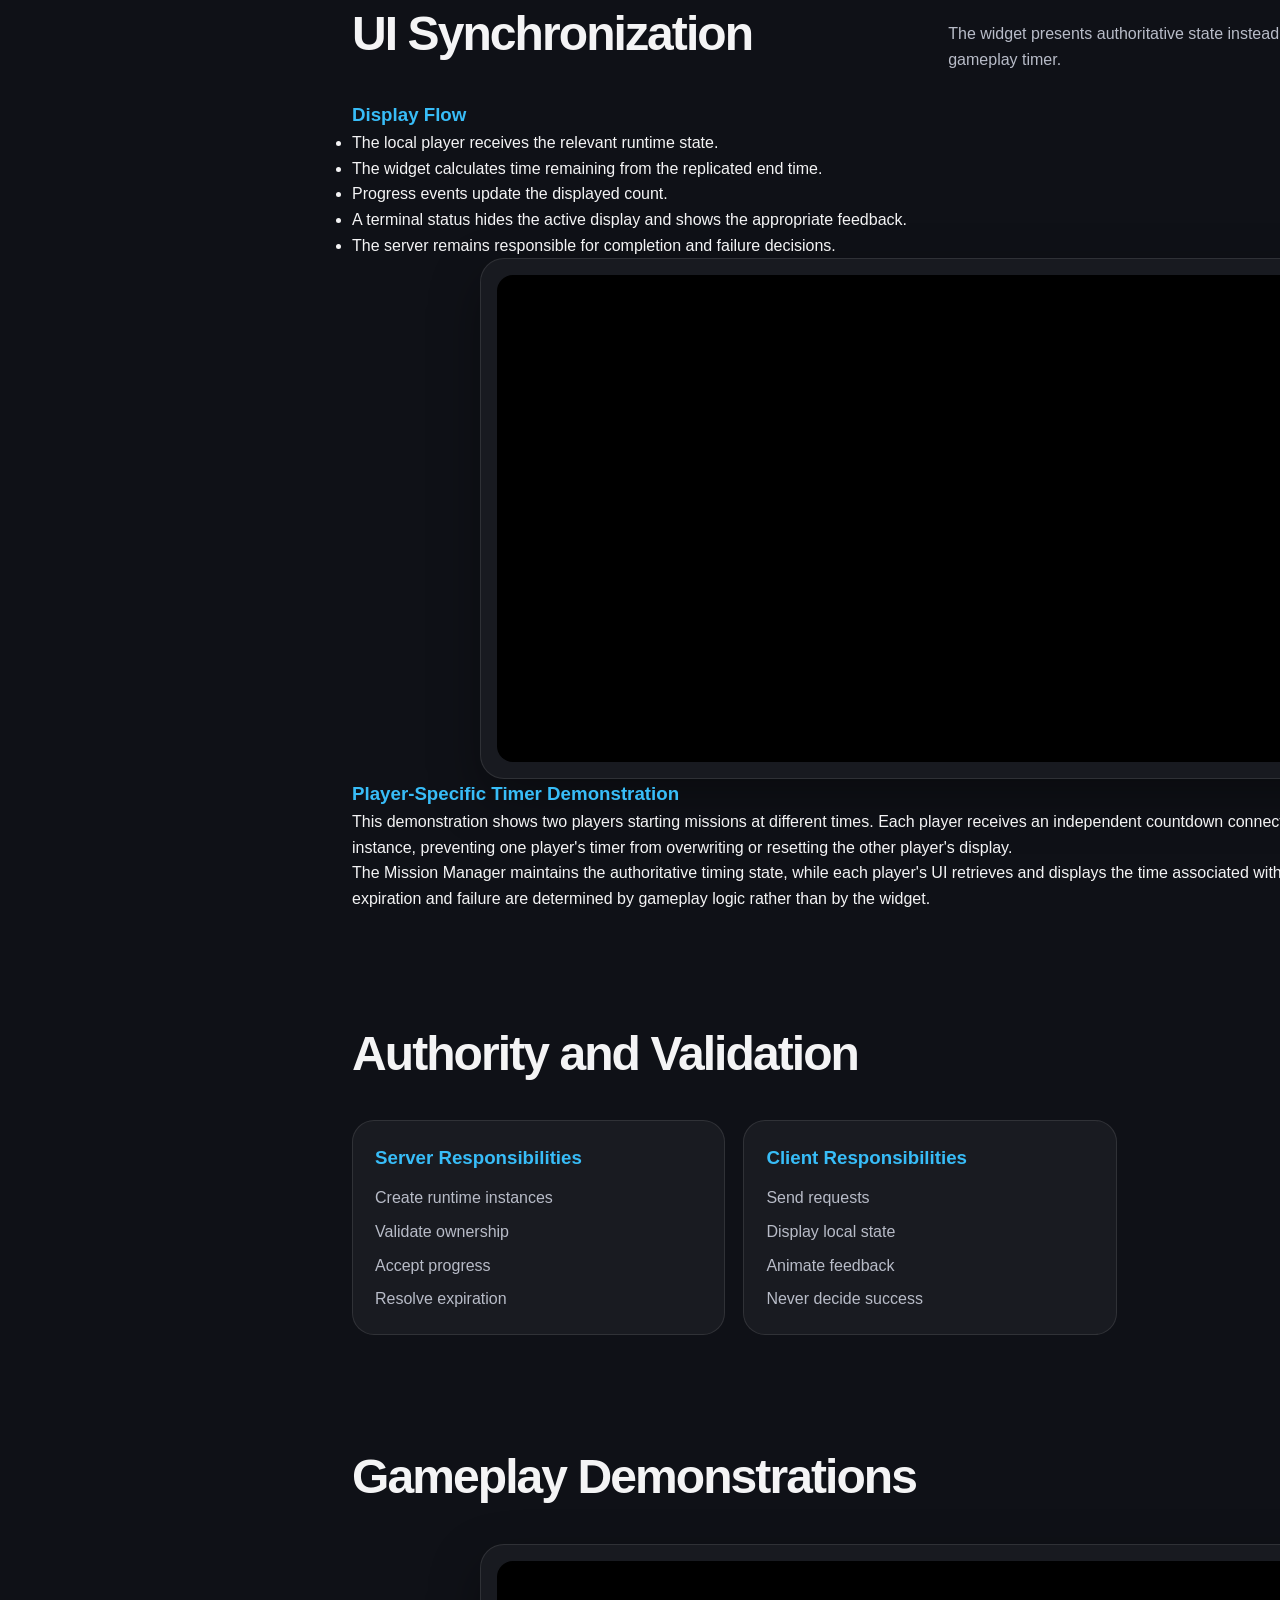
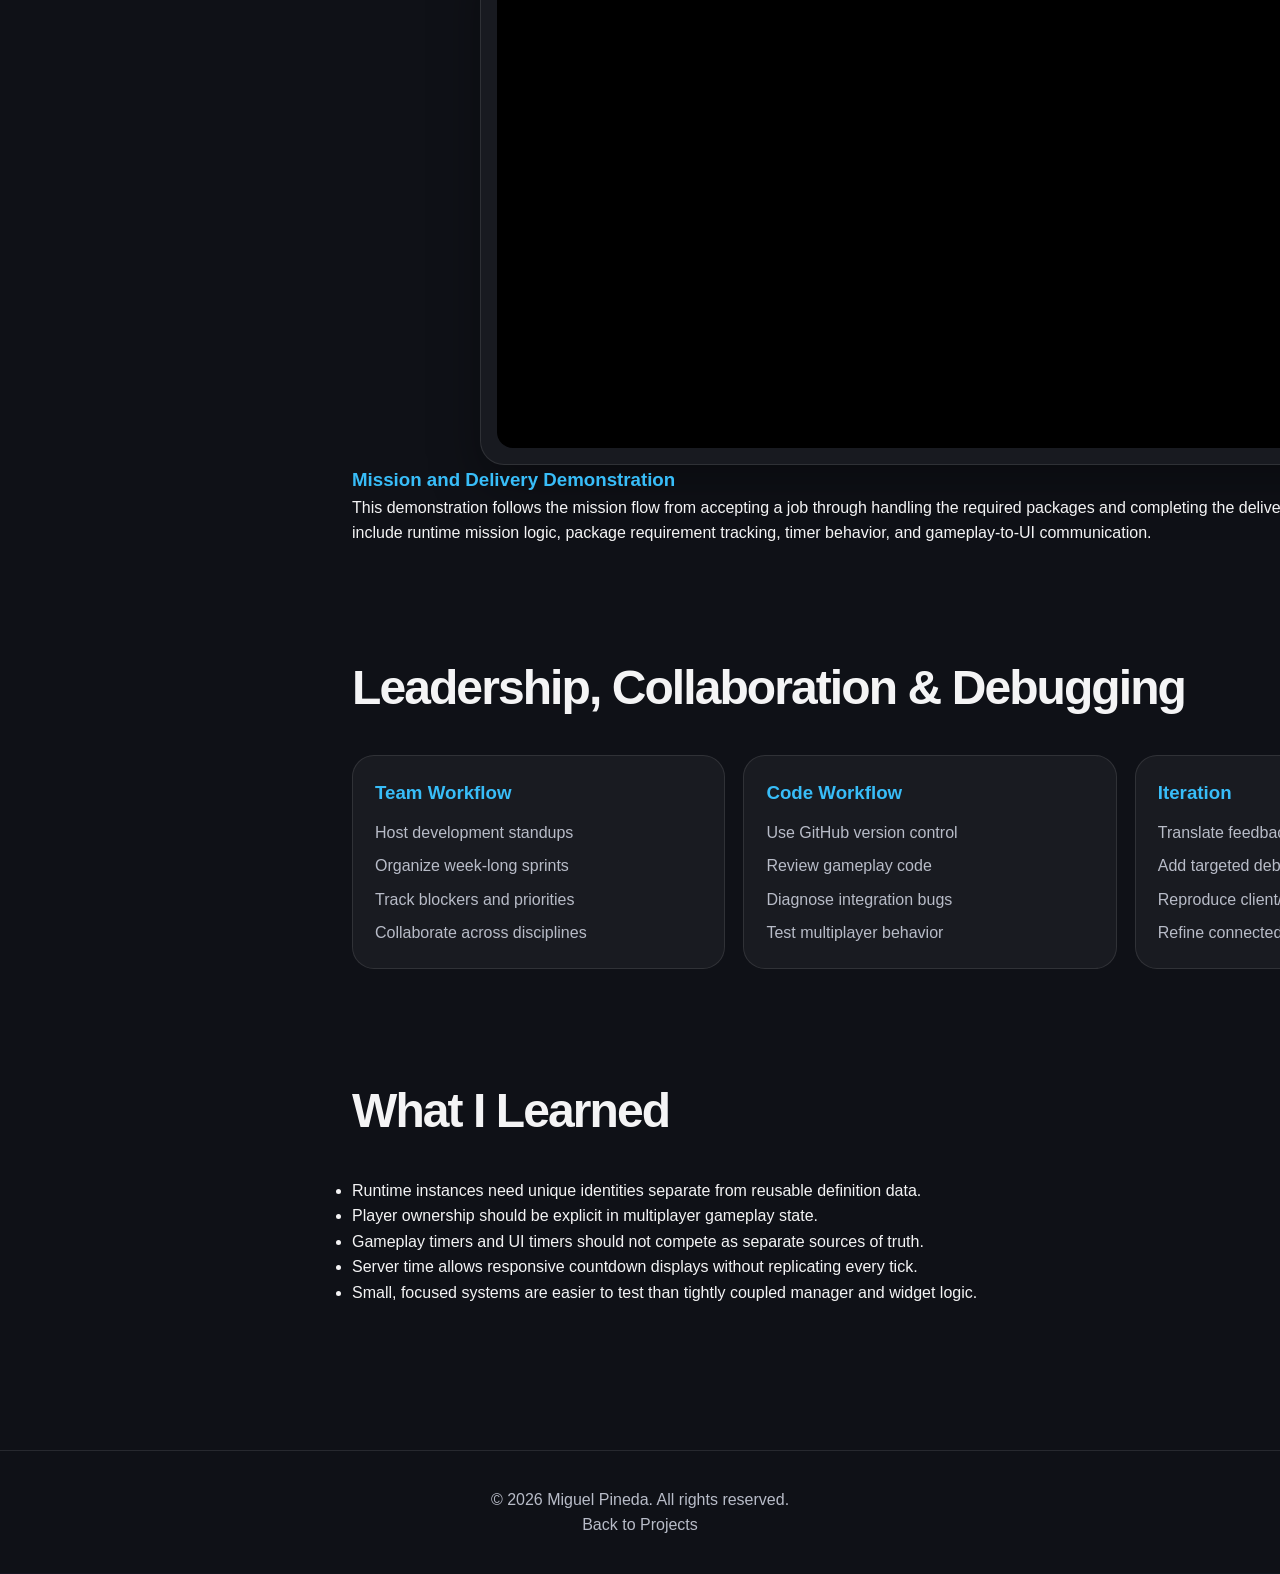
<file: unannounced_systems_study.html>
<!DOCTYPE html>
<html lang="en">
<head>
    <meta charset="UTF-8" />
    <meta name="viewport" content="width=device-width, initial-scale=1.0" />
    <title>Unannounced DSI Project | Miguel Pineda</title>
    <meta name="description" content="Miguel Pineda's gameplay programming and development leadership work on an unannounced Unreal Engine 5 project at Digital Scorpion Interactive." />
    <link rel="stylesheet" href="css/style.css" />
</head>
<body>
    <header>
        <div class="container nav">
            <a href="index.html" class="logo">Miguel <span>Pineda</span></a>
            <nav class="nav-links" aria-label="Main navigation">
                <a href="index.html#projects">Projects</a>
                <a href="index.html#skills">Skills</a>
                <a href="index.html#resume">Resume</a>
                <a href="index.html#contact">Contact</a>
            </nav>
        </div>
    </header>

    <main>
        <section class="hero project-detail-hero" id="overview">
            <div class="container hero-grid">
                <div>
                    <span class="eyebrow"> 
                        <a href="https://digitalscorpioninteractive.com/" target="_blank" rel="noopener noreferrer">Digital Scorpion Interactive</a>
                         · Unreal Engine 5 · C++ · Blueprints</span>
                    <h1>Unannounced DSI Project</h1>
                    <p>
                        This unannounced cooperative delivery game is being developed in Unreal Engine 5. Its core
                        experience centers on accepting jobs, handling cargo, and completing deliveries with a vehicle.
                    </p>
                    <p>
                        <a href="https://digitalscorpioninteractive.com/" target="_blank" rel="noopener noreferrer">Digital Scorpion Interactive</a>,
                        I implement gameplay systems in C++ and
                        Blueprints, debug interconnected features, review code, coordinate development sprints, and
                        collaborate with design, art, and QA. This page focuses only on my individual contributions.
                    </p>

                    <div class="tags hero-tags">
                        <span class="tag">Unreal Engine 5</span>
                        <span class="tag">C++</span>
                        <span class="tag">Blueprints</span>
                        <span class="tag">Server Authority</span>
                        <span class="tag">Runtime State</span>
                        <span class="tag">UMG</span>
                        <span class="tag">Mission Systems</span>
                        <span class="tag">Git</span>
                        <span class="tag">Development Lead</span>
                    </div>

                    <div class="hero-actions">
                        <a class="button" href="#runtime-state">View Breakdown</a>
                        <a class="button secondary" href="index.html#projects">Back to Projects</a>
                    </div>
                </div>

                <aside class="profile-card">
                           
                <div class="project-cover">
                     <a href="https://digitalscorpioninteractive.com/" target="_blank" rel="noopener noreferrer" aria-label="Visit the Digital Scorpion Interactive website">
                    <img src="Images/DSILogo.jpg" alt="DSI Logo image" />
                    </a>
                </div>
       
                </aside>
            </div>
        </section>

        <section>
            <div class="container patched-layout">
                <aside class="project-sidebar" aria-label="Page navigation">
                    <h3>Project Breakdown</h3>
                    <a href="#overview">Overview</a>
                    <a href="#contribution">My Role</a>
                    <a href="#architecture">Mission Architecture</a>
                    <a href="#runtime-state">Runtime State</a>
                    <a href="#timers">Player Timers</a>
                    <a href="#ui">UI Synchronization</a>
                    <a href="#packages">Package Systems</a>
                    <a href="#authority">Authority Checks</a>
                    <a href="#demo">Gameplay Demonstrations</a>
                    <a href="#leadership">Leadership & Debugging</a>
                    <a href="#learned">What I Learned</a>
                </aside>

                 
                    
                    
                <div class="patched-content">
                    <section class="content-section inner-section" id="contribution">
                        <div class="section-heading">
                            <h2>Development Lead & Gameplay Programmer</h2>
                        </div>
                        <div class="detail-card">
                            <p>
                                My work combines hands-on gameplay programming with team coordination. I develop and refine
                                UE5 systems in C++ and Blueprints, help diagnose integration issues, review teammates' code,
                                host standups, and organize short development sprints around production priorities. <br><br>
                            </p>
                            <p>
                                My primary technical focus has been the connection between missions, packages, player state,
                                vehicles, and user interface feedback. These features must work together while keeping live
                                state independent for each player.
                                <br>
                            </p>
                        <aside class="profile-card">
                                <ul>
                                <li>Data-driven mission architecture</li>
                                <li>Player-specific runtime state and timers</li>
                                <li>Package and warehouse gameplay systems</li>
                                <li>Gameplay-to-UI integration and debugging</li>
                                <li>Code reviews, standups, and sprint coordination</li>
                            </ul>
                        </aside>
                        </div>
                    </section>

                    <section class="content-section inner-section" id="architecture">
                        <div class="section-heading">
                            <h2>System Architecture</h2>
                            <p>Separating reusable mission definitions from player-owned runtime instances.</p>
                        </div>

                        <div class="detail-grid">
                            <article class="detail-card">
                                <h3>Definition Data</h3>
                                <p>
                                    Designer-authored Data Assets describe a mission's name, duration, requirements, and reward.
                                    It is treated as a reusable definition rather than modified during play.
                                </p>
                            </article>

                            <article class="detail-card">
                                <h3>Runtime Instance</h3>
                                <p>
                                    Starting a mission creates a unique runtime record containing its owner, progress,
                                    status, identifier, and timing data.
                                </p>
                            </article>

                            <article class="detail-card">
                                <h3>Authoritative Manager</h3>
                                <p>
                                    The Mission Manager validates requests and changes runtime state. Clients display the
                                    resulting state but do not decide whether a mission succeeds or fails.
                                </p>
                            </article>

                            <article class="detail-card">
                                <h3>Player UI</h3>
                                <p>
                                    The interface receives state updates for the local player and displays progress and time
                                    remaining without maintaining a second version of the gameplay rules.
                                </p>
                            </article>
                        </div>
                    </section>

                    <section class="content-section inner-section" id="runtime-state">
                        <div class="section-heading">
                            <h2>Player-Specific Runtime State</h2>
                            <p>
                                One reusable mission definition can produce separate live instances for different players.
                            </p>
                        </div>

                        <div class="script-card">
                            <div class="script-header">
                                <span class="dot"></span><span class="dot"></span><span class="dot"></span>
                                <strong>MissionManager.h — Runtime Mission State</strong>
                            </div>
                            <div class="script-body">
                                <h3>Purpose</h3>
                                <p>
                                    Each active mission is represented by an independent runtime instance. 
                                    DefinitionId identifies the reusable Data Asset definition, while InstanceId uniquely identifies a particular player’s active mission.
                                    The runtime state tracks ownership, requirements, status, modifiers, and timing information.
                                </p>
                                <p><em>Production excerpt shortened for presentation.</em></p>
<pre><code>
enum class EMissionRuntimeStatus : uint8
{
    Active,
    Paused,
    Completed,
    Cancelled,
    Failed
};

struct FMissionRequirement
{
    FMissionPackageOption PackageTypeReq;
    int32 RequiredCount = 0;
    int32 DeliveredCount = 0;
};

struct FMissionRuntimeState
{
    TWeakObjectPtr&lt;APlayerState&gt; OwningPlayerState;
    TWeakObjectPtr&lt;ADeliveryDestination&gt; RequiredDestination;

    FGuid InstanceId;
    FName DefinitionId;
    EMissionRuntimeStatus Status = EMissionRuntimeStatus::Active;

    int32 RewardValue = 0;
    TArray&lt;FMissionRequirement&gt; Requirements;

    bool bFailOnDestroyed = false;
    bool bIsTimed = false;
    float TimeLimit = 0.0f;

    FTimerHandle MissionTimerHandle;
    float EndServerTime = 0.0f;
};
</code></pre>
                            </div>
                        </div>
                    </section>

                    <section class="content-section inner-section" id="timers">
                        <div class="section-heading">
                            <h2>Independent Player Timers</h2>
                            <p>Each runtime instance has independent timing state so players can begin at different moments.</p>
                        </div>

                        <div class="script-card">
                            <div class="script-header">
                                <span class="dot"></span><span class="dot"></span><span class="dot"></span>
                                <strong>MissionManager.cpp — Creating a Player-Owned Mission</strong>
                            </div>
                            <div class="script-body">
                                <p>
                                    When a player starts a mission, the server creates a unique runtime instance from designer-authored mission data. 
                                    Modifiers and package requirements are copied into live state, and the resulting instance is associated with the owning PlayerState.
                                </p>
<pre><code>
FMissionRuntimeState RuntimeMission;
RuntimeMission.InstanceId = FGuid::NewGuid();
RuntimeMission.DefinitionId = DefinitionId;
RuntimeMission.OwningPlayerState = OwningPlayerState;

if (MissionDefinition)
{
    if (const FMissionModifier* Modifier = MissionDefinition->FindModifier(EMissionModifier::MissionTimed))
    {
        RuntimeMission.bIsTimed = true;
        RuntimeMission.TimeLimit = FMath::Max(0.0f, Modifier->Value);
    }

    for (const FMissionPackageOption& Option :
         MissionDefinition->PackageOptions)
    {
        FMissionRequirement& NewRequirement = RuntimeMission.Requirements.AddDefaulted_GetRef();

        NewRequirement.PackageTypeReq = Option;
        NewRequirement.RequiredCount = Option.PackageCount;
        NewRequirement.DeliveredCount = 0;
    }

    RuntimeMission.bFailOnDestroyed =
        MissionDefinition->HasModifier(EMissionModifier::FailOnVehicleDestroyed);
}

const FGuid MissionInstanceId = RuntimeMission.InstanceId;

RuntimeMissions.Add(MissionInstanceId, MoveTemp(RuntimeMission));

FPlayerActiveMission& PlayerMissions = PlayerActiveMissions.FindOrAdd(OwningPlayerState);

PlayerMissions.MissionInstanceIDs.AddUnique(MissionInstanceId);
</code></pre>

                                <h3>Independent Timer Setup</h3>
                                <p>
                                    Each timed mission owns a separate timer handle. The bound delegate includes the unique
                                    mission instance ID, ensuring expiration affects the correct player-owned mission.
                                </p>
<pre><code>FMissionRuntimeState* StartedMission =
    RuntimeMissions.Find(MissionInstanceId);

if (StartedMission &amp;&amp;
    StartedMission-&gt;bIsTimed &amp;&amp;
    StartedMission-&gt;TimeLimit &gt; 0.0f)
{
    StartedMission-&gt;EndServerTime =
        GetWorld()-&gt;GetGameState()-&gt;GetServerWorldTimeSeconds() + StartedMission-&gt;TimeLimit;

    FTimerDelegate TimeoutDelegate;
    TimeoutDelegate.BindUObject(this ,&amp;AMissionManager::HandleMissionTimerExpired, MissionInstanceId);

    GetWorldTimerManager().SetTimer(StartedMission-&gt;MissionTimerHandle, TimeoutDelegate, StartedMission-&gt;TimeLimit, false);
}</code></pre>
                                <p>
                                    The synchronized server end time gives the owning player's UI a stable countdown value,
                                    while mission expiration remains controlled by the server-side Mission Manager.
                                </p>
                                <p><em>Production excerpts shortened for readability; validation and debug output omitted.</em></p>
                            </div>
                        </div>
                    </section>

                    <section class="content-section inner-section" id="packages">
                        <div class="section-heading">
                            <h2>Package & Warehouse Systems</h2>
                            <p>Connecting reusable world objects to mission requirements and inventory interactions.</p>
                        </div>
                        <div class="detail-grid">
                            <article class="detail-card">
                                <h3>Runtime Package Identity</h3>
                                <p>
                                    Physical packages receive unique runtime identities while retaining reusable definition
                                    data. This supports tracking individual objects as they move between the warehouse, player,
                                    vehicle inventory, and delivery destination.
                                </p>
                            </article>
                            <article class="detail-card">
                                <h3>Mission Evaluation</h3>
                                <p>
                                    Missions evaluate delivered package characteristics against their requirements instead of
                                    relying on a single hard-coded object, allowing the same world systems to support multiple jobs.
                                </p>
                            </article>
                            <article class="detail-card wide-card">
                                <h3>Reusable Spawning</h3>
                                <p>
                                    I worked on distributing package variations through warehouse spawn locations and reusing
                                    actors through pooling. Spawn reservations help avoid multiple packages occupying the same space.
                                </p>
                            </article>
                        </div>

                        <div class="script-card spaced-media">
                            <div class="script-header">
                                <span class="dot"></span><span class="dot"></span><span class="dot"></span>
                                <strong>MissionManager.cpp — Evaluating Delivered Packages</strong>
                            </div>
                            <div class="script-body">
                                <h3>Requirement Matching</h3>
                                <p>
                                    Delivered package data is checked against the first compatible incomplete requirement.
                                    The mission completes only after every required category reaches its target quantity.
                                </p>
<pre><code>bool AMissionManager::DoesPackageMatchRequirement(
    const UPackageData* PackageData,
    const FMissionPackageOption&amp; Requirement) const
{
    if (!IsValid(PackageData))
    {
        return false;
    }

    if (Requirement.RequirementType == EPackageRequirementType::Anything)
    {
        return true;
    }

    return PackageData-&gt;PackageShape == Requirement.PackageShape &amp;&amp;
           PackageData-&gt;PackageAttribute == Requirement.PackageAttribute;
}

bool AMissionManager::ApplyPackageDataToMission(
    FMissionRuntimeState&amp; RuntimeMission,
    const UPackageData* PackageData)
{
    for (FMissionRequirement&amp; Progress : RuntimeMission.Requirements)
    {
        if (Progress.DeliveredCount &gt;= Progress.RequiredCount)
        {
            continue;
        }

        if (!DoesPackageMatchRequirement(PackageData, Progress.PackageTypeReq))
        {
            continue;
        }

        ++Progress.DeliveredCount;

        if (AreAllRequirementsComplete(RuntimeMission))
        {
            CompleteMission(RuntimeMission);
        }

        return true;
    }

    return false;
}</code></pre>
                                <p><em>Production excerpt shortened for readability; debug logging omitted.</em></p>
                            </div>
                        </div>

                        <div class="script-card spaced-media">
                            <div class="script-header">
                                <span class="dot"></span><span class="dot"></span><span class="dot"></span>
                                <strong>Warehouse.cpp — Creating Runtime Package Data</strong>
                            </div>
                            <div class="script-body">
                                <h3>Definition Data vs. Runtime Identity</h3>
                                <p>
                                    The warehouse duplicates reusable package definition data for each physical actor.
                                    Every package receives its own inventory identity without modifying the original Data Asset.
                                </p>
<pre><code>UPackageData* AWarehouse::BuildRuntimePackageData(
    APackageActor* Package) const
{
    if (!IsValid(Package))
    {
        return nullptr;
    }

    const UPackageData* SelectedDefinition = SelectPackageDefinition();

    if (!IsValid(SelectedDefinition))
    {
        SelectedDefinition = Package-&gt;PackageData;
    }

    if (!IsValid(SelectedDefinition))
    {
        return nullptr;
    }

    UPackageData* RuntimeData =
        DuplicateObject&lt;UPackageData&gt;(SelectedDefinition, Package);

    if (!RuntimeData)
    {
        return nullptr;
    }

    RuntimeData-&gt;PackageID = FInventoryItemID(FGuid::NewGuid());

    RuntimeData-&gt;MissionInstanceId.Invalidate();
    RuntimeData-&gt;AssignedDestinationName = NAME_None;

    if (RuntimeData-&gt;PackageGridCoords.IsEmpty())
    {
        RuntimeData-&gt;PackageGridCoords.Add(FGridCoord());
    }

    return RuntimeData;
}</code></pre>
                                <p><em>Production excerpt shortened for readability; diagnostic logging omitted.</em></p>
                            </div>
                        </div>
                    </section>

                    <section class="content-section inner-section" id="ui">
                        <div class="section-heading">
                            <h2>UI Synchronization</h2>
                            <p>The widget presents authoritative state instead of running a separate gameplay timer.</p>
                        </div>

                        <div class="detail-card">
                            <h3>Display Flow</h3>
                            <ul>
                                <li>The local player receives the relevant runtime state.</li>
                                <li>The widget calculates time remaining from the replicated end time.</li>
                                <li>Progress events update the displayed count.</li>
                                <li>A terminal status hides the active display and shows the appropriate feedback.</li>
                                <li>The server remains responsible for completion and failure decisions.</li>
                            </ul>
                        </div>

                        <div class="media-card spaced-media">
                            <iframe
                                src="https://www.youtube.com/embed/5WmibBpZME0"
                                title="Multiplayer mission timer synchronization demonstration"
                                allow="accelerometer; autoplay; clipboard-write; encrypted-media; gyroscope; picture-in-picture; web-share"
                                allowfullscreen>
                            </iframe>
                            </div>

                            <div class="detail-card">
                            <h3>Player-Specific Timer Demonstration</h3>
                            <p>
                                This demonstration shows two players starting missions at different times.
                                Each player receives an independent countdown connected to their own runtime
                                mission instance, preventing one player's timer from overwriting or resetting
                                the other player's display.
                            </p>
                            <p>
                                The Mission Manager maintains the authoritative timing state, while each
                                player's UI retrieves and displays the time associated with their active
                                mission. Mission expiration and failure are determined by gameplay logic
                                rather than by the widget.
                            </p>
                        </div>
                    </section>

                    <section class="content-section inner-section" id="authority">
                        <div class="section-heading">
                            <h2>Authority and Validation</h2>
                        </div>

                        <div class="skills-grid">
                            <div class="skill-box">
                                <h3>Server Responsibilities</h3>
                                <ul>
                                    <li>Create runtime instances</li>
                                    <li>Validate ownership</li>
                                    <li>Accept progress</li>
                                    <li>Resolve expiration</li>
                                </ul>
                            </div>
                            <div class="skill-box">
                                <h3>Client Responsibilities</h3>
                                <ul>
                                    <li>Send requests</li>
                                    <li>Display local state</li>
                                    <li>Animate feedback</li>
                                    <li>Never decide success</li>
                                </ul>
                            </div>
                        </div>
                    </section>

                    <section class="content-section inner-section" id="demo">
                        <div class="section-heading">
                            <h2>Gameplay Demonstrations</h2>
                         
                        </div>

                        <div class="media-card spaced-media">
                            <iframe
                                src="https://www.youtube.com/embed/mlY8HrmOaLw"
                                title="Multiplayer mission full delivery play"
                                allow="accelerometer; autoplay; clipboard-write; encrypted-media; gyroscope; picture-in-picture; web-share"
                                allowfullscreen>
                            </iframe>
                        </div>
                        <div class="detail-card">
                            <h3>Mission and Delivery Demonstration</h3>
                            <p>
                                This demonstration follows the mission flow from accepting a job through handling
                                the required packages and completing the delivery. My contributions shown here include
                                runtime mission logic, package requirement tracking, timer behavior, and gameplay-to-UI communication.
                            </p>
                        </div>
                    </section>

                    <section class="content-section inner-section" id="leadership">
                        <div class="section-heading">
                            <h2>Leadership, Collaboration & Debugging</h2>
                        </div>
                        <div class="skills-grid">
                            <div class="skill-box">
                                <h3>Team Workflow</h3>
                                <ul>
                                    <li>Host development standups</li>
                                    <li>Organize week-long sprints</li>
                                    <li>Track blockers and priorities</li>
                                    <li>Collaborate across disciplines</li>
                                </ul>
                            </div>
                            <div class="skill-box">
                                <h3>Code Workflow</h3>
                                <ul>
                                    <li>Use GitHub version control</li>
                                    <li>Review gameplay code</li>
                                    <li>Diagnose integration bugs</li>
                                    <li>Test multiplayer behavior</li>
                                </ul>
                            </div>
                            <div class="skill-box">
                                <h3>Iteration</h3>
                                <ul>
                                    <li>Translate feedback into tasks</li>
                                    <li>Add targeted debug logging</li>
                                    <li>Reproduce client/server issues</li>
                                    <li>Refine connected systems</li>
                                </ul>
                            </div>
                        </div>
                    </section>

                    <section class="content-section inner-section" id="learned">
                        <div class="section-heading">
                            <h2>What I Learned</h2>
                        </div>
                        <div class="detail-card">
                            <ul>
                                <li>Runtime instances need unique identities separate from reusable definition data.</li>
                                <li>Player ownership should be explicit in multiplayer gameplay state.</li>
                                <li>Gameplay timers and UI timers should not compete as separate sources of truth.</li>
                                <li>Server time allows responsive countdown displays without replicating every tick.</li>
                                <li>Small, focused systems are easier to test than tightly coupled manager and widget logic.</li>
                            </ul>
                        </div>
                    </section>
                </div>
            </div>
        </section>
    </main>

    <footer>
        <div class="container footer-content">
            <p>© 2026 Miguel Pineda. All rights reserved.</p>
            <a href="index.html#projects">Back to Projects</a>
        </div>
    </footer>
</body>
</html>
</file>
<file: css/style.css>
:root {
      --bg: #0f1117;
      --bg-soft: #171a23;
      --card: #1f2330;
      --text: #f4f4f5;
      --muted: #b8bcc8;
      --accent: #8b5cf6;
      --accent-2: #38bdf8;
      --border: rgba(255, 255, 255, 0.1);
      --shadow: 0 20px 50px rgba(0, 0, 0, 0.35);
      --radius: 22px;
    }

    * {
      box-sizing: border-box;
      margin: 0;
      padding: 0;
    }

    html {
      scroll-behavior: smooth;
    }

    body {
      font-family: Arial, Helvetica, sans-serif;
      background:
        radial-gradient(circle at top left, rgba(139, 92, 246, 0.2), transparent 28rem),
        radial-gradient(circle at top right, rgba(56, 189, 248, 0.15), transparent 24rem),
        var(--bg);
      color: var(--text);
      line-height: 1.6;
    }

    a {
      color: inherit;
      text-decoration: none;
    }

    img {
      max-width: 100%;
      display: block;
    }

    .container {
      width: min(1120px, calc(100% - 40px));
      margin: 0 auto;
    }

    header {
      position: sticky;
      top: 0;
      z-index: 100;
      backdrop-filter: blur(18px);
      background: rgba(15, 17, 23, 0.78);
      border-bottom: 1px solid var(--border);
    }

    .nav {
      min-height: 72px;
      display: flex;
      align-items: center;
      justify-content: space-between;
      gap: 24px;
    }

    .logo {
      font-weight: 800;
      letter-spacing: 0.04em;
      font-size: 1rem;
    }

    .logo span {
      color: var(--accent-2);
    }

    .nav-links {
      display: flex;
      align-items: center;
      gap: 18px;
      font-size: 0.95rem;
      color: var(--muted);
    }

    .nav-links a:hover {
      color: var(--text);
    }

    .button {
      display: inline-flex;
      align-items: center;
      justify-content: center;
      gap: 8px;
      border-radius: 999px;
      padding: 12px 18px;
      font-weight: 700;
      border: 1px solid var(--border);
      background: linear-gradient(135deg, var(--accent), var(--accent-2));
      color: white;
      transition: transform 0.2s ease, box-shadow 0.2s ease;
    }

    .button:hover {
      transform: translateY(-2px);
      box-shadow: 0 14px 30px rgba(56, 189, 248, 0.18);
    }

    .button.secondary {
      background: transparent;
      color: var(--text);
    }

    .hero {
      padding: 92px 0 70px;
    }

    .hero-grid {
      display: grid;
      grid-template-columns: 1.2fr 0.8fr;
      gap: 42px;
      align-items: center;
    }

    .eyebrow {
      display: inline-flex;
      border: 1px solid var(--border);
      border-radius: 999px;
      padding: 8px 12px;
      color: var(--accent-2);
      background: rgba(255, 255, 255, 0.04);
      font-size: 0.9rem;
      margin-bottom: 20px;
    }

    h1 {
      font-size: clamp(2.6rem, 7vw, 5.6rem);
      line-height: 0.95;
      letter-spacing: -0.07em;
      margin-bottom: 22px;
    }

    .hero p {
      color: var(--muted);
      font-size: 1.12rem;
      max-width: 680px;
      margin-bottom: 28px;
    }

    .hero-actions {
      display: flex;
      flex-wrap: wrap;
      gap: 14px;
      margin-bottom: 32px;
    }

    .quick-stats {
      display: grid;
      grid-template-columns: repeat(3, 1fr);
      gap: 14px;
    }

    .stat {
      background: rgba(255, 255, 255, 0.045);
      border: 1px solid var(--border);
      border-radius: 18px;
      padding: 16px;
    }

    .stat strong {
      display: block;
      font-size: 1.45rem;
      color: var(--text);
    }

    .stat span {
      color: var(--muted);
      font-size: 0.92rem;
    }

    .profile-card {
      border: 1px solid var(--border);
      background: linear-gradient(180deg, rgba(255, 255, 255, 0.08), rgba(255, 255, 255, 0.035));
      border-radius: var(--radius);
      padding: 22px;
      box-shadow: var(--shadow);
    }

    .portrait-placeholder {
      min-height: 360px;
      border-radius: 18px;
      background:
        linear-gradient(135deg, rgba(139, 92, 246, 0.5), rgba(56, 189, 248, 0.3)),
        url("images/profile.jpg");
      background-size: cover;
      background-position: center;
      display: grid;
      place-items: end start;
      padding: 22px;
      overflow: hidden;
    }

    .portrait-placeholder .caption {
      background: rgba(15, 17, 23, 0.76);
      border: 1px solid var(--border);
      border-radius: 16px;
      padding: 14px;
      color: var(--muted);
      font-size: 0.92rem;
    }

    section {
      padding: 72px 0;
    }

    .section-heading {
      display: flex;
      justify-content: space-between;
      align-items: end;
      gap: 22px;
      margin-bottom: 28px;
    }

    .section-heading h2 {
      font-size: clamp(2rem, 4vw, 3rem);
      letter-spacing: -0.04em;
    }

    .section-heading p {
      color: var(--muted);
      max-width: 560px;
    }

    .project-grid {
      display: grid;
      grid-template-columns: repeat(2, 1fr);
      gap: 22px;
    }

    .project-card {
      border: 1px solid var(--border);
      background: rgba(31, 35, 48, 0.88);
      border-radius: var(--radius);
      overflow: hidden;
      box-shadow: 0 14px 40px rgba(0, 0, 0, 0.24);
      transition: transform 0.2s ease, border-color 0.2s ease;
    }

    .project-card:hover {
      transform: translateY(-5px);
      border-color: rgba(56, 189, 248, 0.5);
    }

 .project-image {
  height: 230px;
  background: #11131b;
  border-bottom: 1px solid var(--border);
  display: flex;
  align-items: center;
  justify-content: center;
}

.project-image img {
  width: 100%;
  height: 100%;
  object-fit: contain;
  border-radius: 14px;
  background: #0f1117;
}

    .project-content {
      padding: 24px;
    }

    .project-content h3 {
      font-size: 1.45rem;
      margin-bottom: 8px;
    }

    .project-content p {
      color: var(--muted);
      margin-bottom: 16px;
    }

    .tags {
      display: flex;
      flex-wrap: wrap;
      gap: 8px;
      margin-bottom: 18px;
    }

    .tag {
      border: 1px solid var(--border);
      border-radius: 999px;
      padding: 6px 10px;
      color: var(--muted);
      font-size: 0.82rem;
      background: rgba(255, 255, 255, 0.04);
    }

    .project-links {
      display: flex;
      flex-wrap: wrap;
      gap: 10px;
    }

    .small-link {
      color: var(--accent-2);
      font-weight: 700;
      font-size: 0.95rem;
    }

    .skills-grid {
      display: grid;
      grid-template-columns: repeat(3, 1fr);
      gap: 18px;
    }

    .skill-box {
      border: 1px solid var(--border);
      border-radius: var(--radius);
      padding: 22px;
      background: rgba(255, 255, 255, 0.045);
    }

    .skill-box h3 {
      margin-bottom: 12px;
      color: var(--accent-2);
    }

    .skill-box ul {
      list-style: none;
      color: var(--muted);
    }

    .skill-box li + li {
      margin-top: 8px;
    }

    .resume-card {
      display: grid;
      grid-template-columns: 1fr auto;
      gap: 24px;
      align-items: center;
      border: 1px solid var(--border);
      border-radius: var(--radius);
      padding: 30px;
      background: linear-gradient(135deg, rgba(139, 92, 246, 0.16), rgba(56, 189, 248, 0.08));
    }

    .resume-card p {
      color: var(--muted);
      margin-top: 8px;
    }

    .contact-grid {
      display: grid;
      grid-template-columns: repeat(4, 1fr);
      gap: 14px;
    }

    .contact-card {
      border: 1px solid var(--border);
      border-radius: 18px;
      padding: 18px;
      background: rgba(255, 255, 255, 0.045);
    }

    .contact-card span {
      display: block;
      color: var(--muted);
      font-size: 0.88rem;
      margin-bottom: 4px;
    }

    .contact-card strong {
      font-size: 0.98rem;
      overflow-wrap: break-word;
    }

    footer {
      padding: 36px 0;
      border-top: 1px solid var(--border);
      color: var(--muted);
      text-align: center;
    }

    @media (max-width: 900px) {
      .hero-grid,
      .project-grid,
      .skills-grid,
      .resume-card,
      .contact-grid {
        grid-template-columns: 1fr;
      }

      .section-heading {
        align-items: start;
        flex-direction: column;
      }

      .quick-stats {
        grid-template-columns: 1fr;
      }
    }

    @media (max-width: 680px) {
      .nav {
        align-items: flex-start;
        flex-direction: column;
        padding: 18px 0;
      }

      .nav-links {
        flex-wrap: wrap;
      }

      .hero {
        padding-top: 56px;
      }
    }
.hero-tags {
  margin-bottom: 24px;
}

.tag:hover {
  border-color: rgba(56, 189, 248, 0.5);
  color: white;
  transform: translateY(-1px);
  transition: 0.2s ease;
}

.media-card {
  width: 100%;
  max-width: 900px;
  margin: 0 auto;
  background: rgba(255, 255, 255, 0.04);
  border: 1px solid var(--border);
  border-radius: 24px;
  padding: 16px;
  overflow: hidden;
  box-shadow: var(--shadow);
}

.media-card video {
  width: 100%;
  aspect-ratio: 16 / 9;
  object-fit: cover;
  border-radius: 16px;
  background: #000;
}

.youtube-container {
  position: relative;
  width: 100%;
  max-width: 1000px;
  margin: 0 auto;
  aspect-ratio: 16 / 9;

  border-radius: 24px;
  overflow: hidden;

  border: 1px solid var(--border);
  background: #000;

  box-shadow: var(--shadow);
}

.youtube-container iframe {
  width: 100%;
  height: 100%;
  border: none;
}

.youtube-container:hover {
  border-color: rgba(56, 189, 248, 0.45);
  transform: translateY(-2px);
  transition: 0.25s ease;
}

.deckdraw-layout {
  display: grid;
  grid-template-columns: 1.1fr 0.9fr;
  gap: 24px;
  align-items: start;
}

.side-screenshot-stack {
  display: grid;
  gap: 18px;
  position: sticky;
  top: 96px;
}

.gallery-card {
  border: 1px solid var(--border);
  border-radius: 22px;
  padding: 14px;
  background: rgba(255, 255, 255, 0.045);
  box-shadow: var(--shadow);
}

.gallery-card img {
  width: 100%;
  border-radius: 16px;
  background: #0f1117;
}

.gallery-card figcaption {
  color: var(--muted);
  font-size: 0.9rem;
  margin-top: 10px;
}

@media (max-width: 900px) {
  .deckdraw-layout {
    grid-template-columns: 1fr;
  }

  .side-screenshot-stack {
    position: static;
  }
}

.script-card {
  border: 1px solid var(--border);
  border-radius: 22px;
  overflow: hidden;
  background: #0b0d12;
  box-shadow: var(--shadow);
}

.script-header {
  display: flex;
  align-items: center;
  gap: 9px;
  padding: 14px 18px;
  background: #151923;
  border-bottom: 1px solid var(--border);
  color: var(--muted);
}

.script-header strong {
  margin-left: 8px;
  color: var(--text);
}

.dot {
  width: 11px;
  height: 11px;
  border-radius: 999px;
  background: rgba(255, 255, 255, 0.35);
}

.script-body {
  padding: 24px;
}

.script-body h3 {
  color: var(--accent-2);
  margin-bottom: 8px;
}

.script-body p,
.script-body li {
  color: var(--muted);
}

.script-body ul {
  margin-left: 20px;
  margin-bottom: 20px;
}

.script-body li + li {
  margin-top: 8px;
}

.script-body pre {
  margin: 0;
  padding: 22px;

  background: #080a0f;
  border-radius: 0 0 22px 22px;

  overflow-x: auto;
  overflow-y: auto;

  max-height: 500px;

  border-top: 1px solid var(--border);
}

.script-body code {
  font-family: Consolas, Monaco, "Courier New", monospace;
  font-size: 0.9rem;
  line-height: 1.6;
  color: #d7dde8;
  white-space: pre;
}



@media (max-width: 900px) {
  .dual-script-grid {
    grid-template-columns: 1fr;
  }
}

.blueprint-card {
  border: 1px solid var(--border);
  border-radius: 24px;
  overflow: hidden;
  background: #0b0d12;
  box-shadow: var(--shadow);
}

.blueprint-embed {
  width: 100%;
  height: 700px;
  background: #080a0f;
}

.blueprint-embed iframe {
  width: 100%;
  height: 100%;
  border: none;
}

.blueprint-card:hover {
  border-color: rgba(56, 189, 248, 0.45);
  transform: translateY(-2px);
  transition: 0.25s ease;
}
.large-media-image {
  width: 100%;
  max-width: 1200px;

  display: block;
  margin: 0 auto;

  border-radius: 18px;
}

.patched-layout {
  display: grid;
  grid-template-columns: 240px 1fr;
  gap: 32px;
  align-items: start;
}

.project-sidebar {
  position: sticky;
  top: 100px;
  border: 1px solid var(--border);
  border-radius: 22px;
  padding: 18px;
  background: rgba(255, 255, 255, 0.045);
  box-shadow: var(--shadow);
}

.project-sidebar h3 {
  margin-bottom: 14px;
}

.project-sidebar a {
  display: block;
  color: var(--muted);
  padding: 8px 0;
}

.project-sidebar a:hover {
  color: var(--accent-2);
}

.inner-section {
  padding-top: 32px;
}

.system-showcase-grid {
  display: grid;
  grid-template-columns: 1fr 0.8fr;
  gap: 24px;
  align-items: start;
}

@media (max-width: 900px) {
  .patched-layout,
  .system-showcase-grid {
    grid-template-columns: 1fr;
  }

  .project-sidebar {
    position: static;
  }
}

h3 {
  color: var(--accent-2);
}

.media-card iframe {
  width: 100%;
  aspect-ratio: 16 / 9;
  border: 0;
  border-radius: 16px;
  background: #000;
  display: block;
}
.media-card img,
.large-media-image {
  width: 100%;
  border-radius: 16px;
  display: block;
  object-fit: cover;
}

.gallery-card iframe {
  width: 100%;
  aspect-ratio: 16 / 9;
  border: 0;
  border-radius: 16px;
  display: block;
  background: #000;
}
</file>
